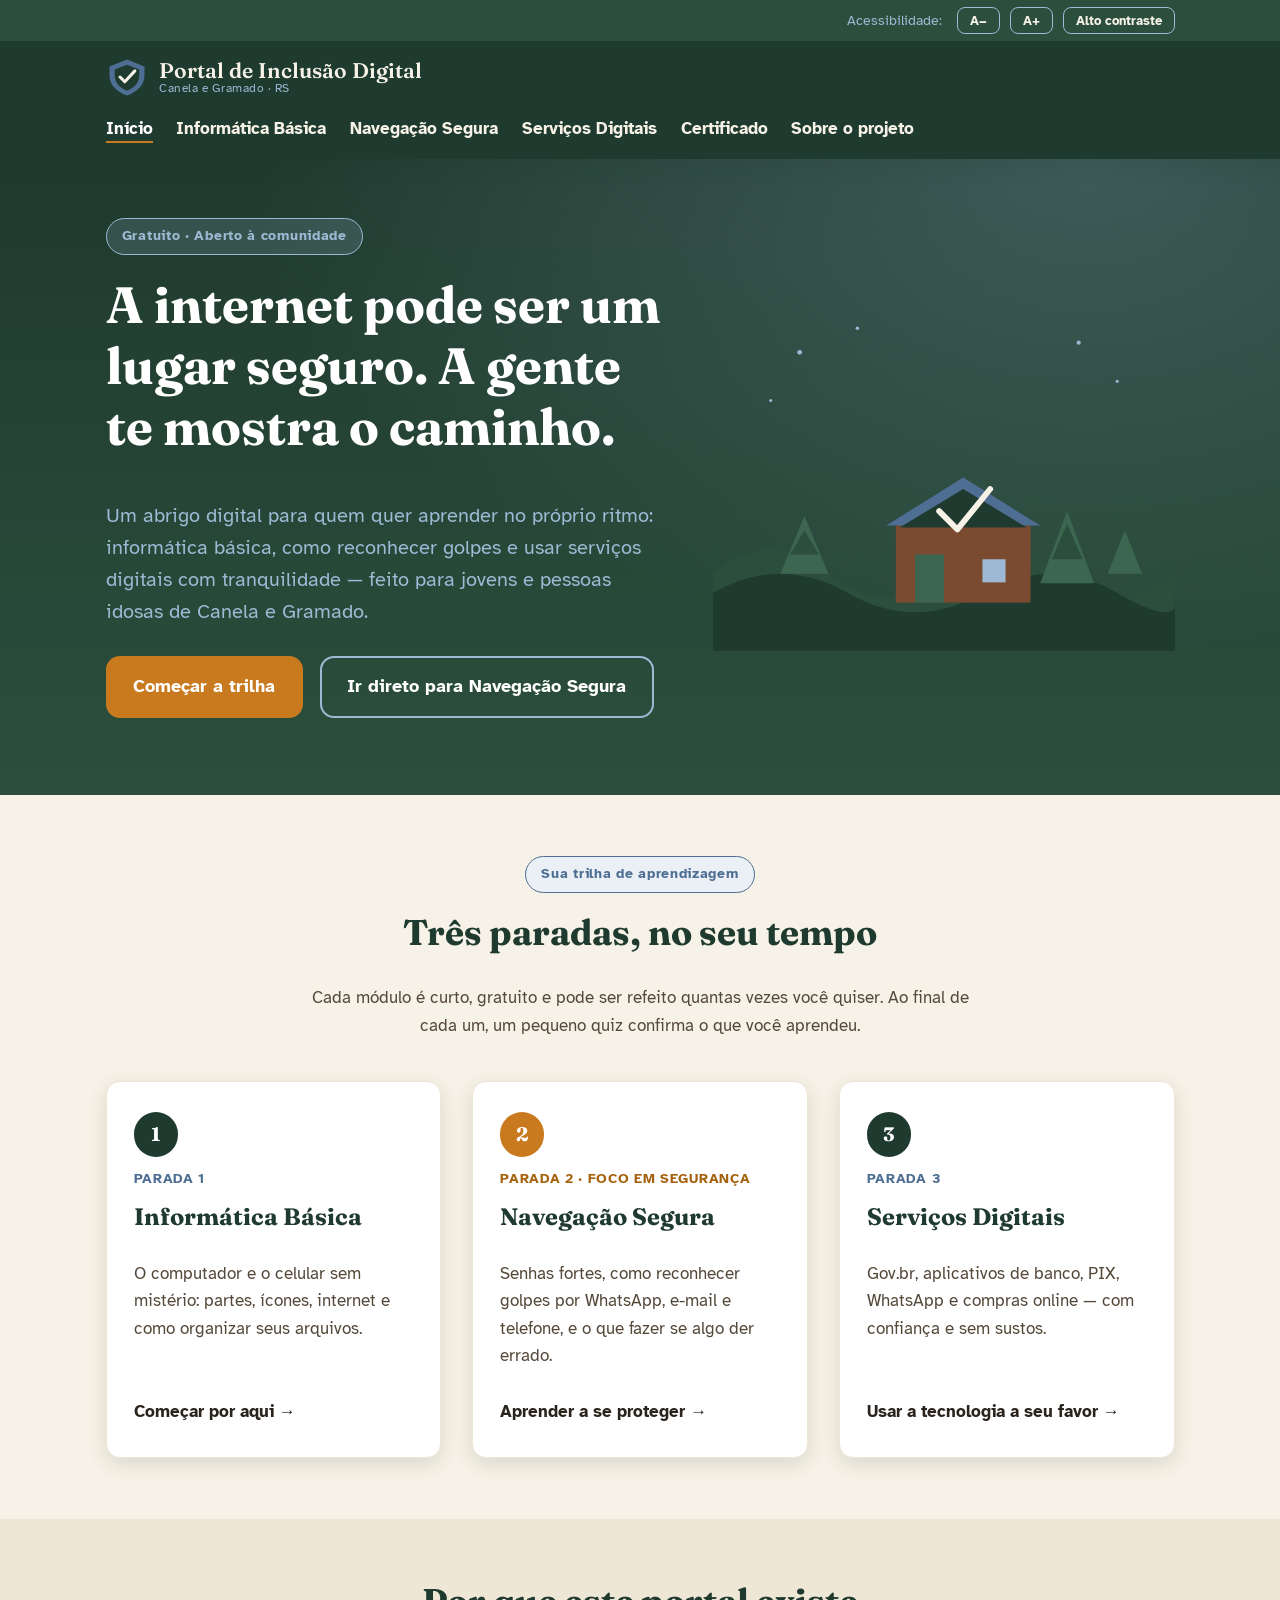
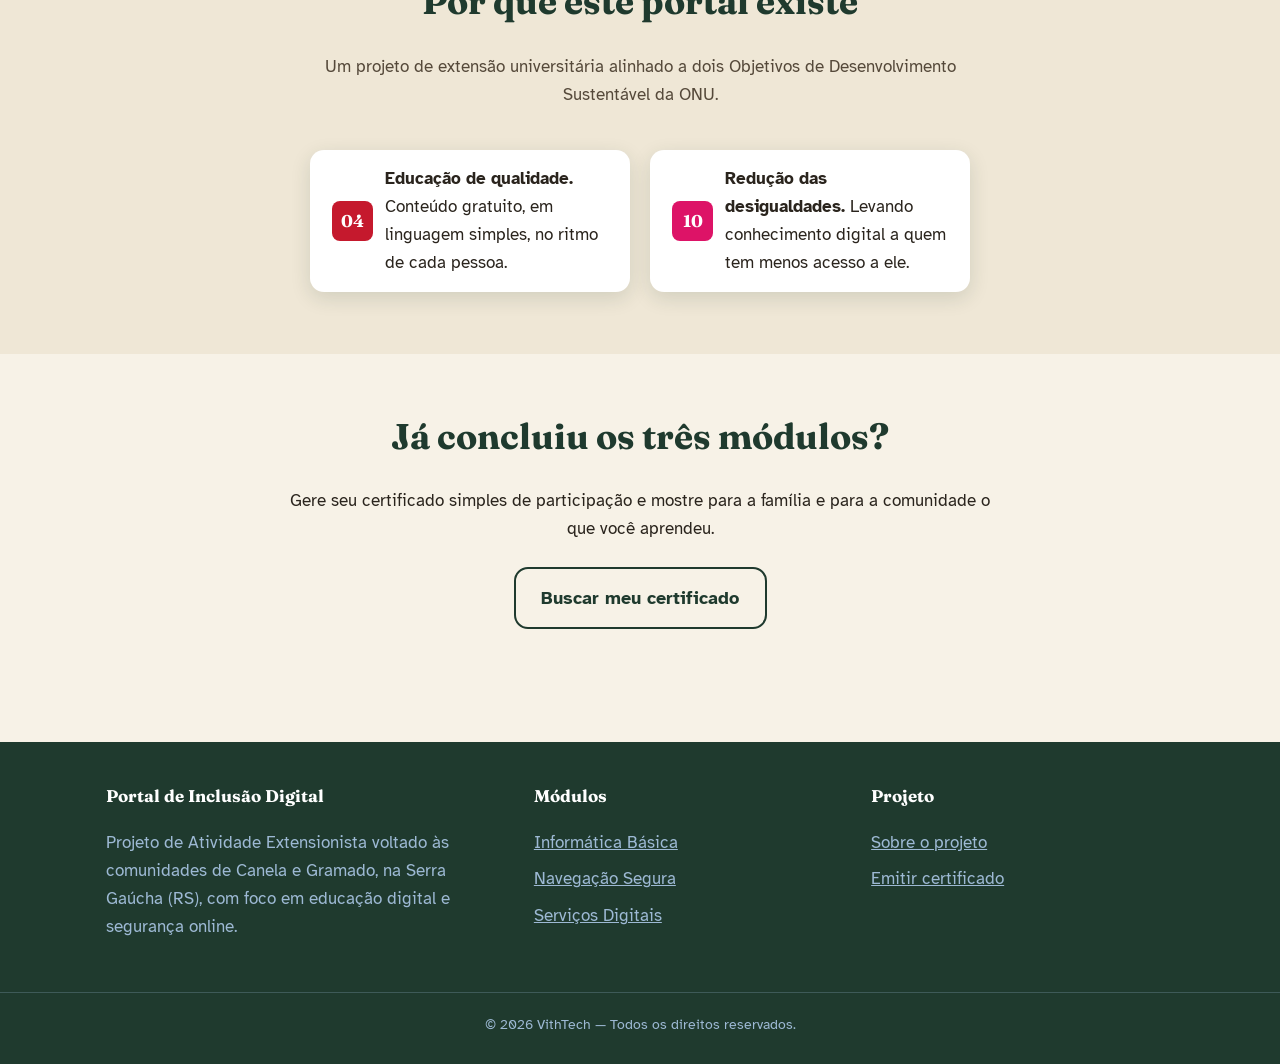
<file: index.html>
<!DOCTYPE html>
<html lang="pt-BR">
<head>
<meta charset="UTF-8">
<meta name="viewport" content="width=device-width, initial-scale=1.0">
<title>Portal de Inclusão Digital — Canela e Gramado/RS</title>
<meta name="description" content="Aprenda informática básica, navegação segura e serviços digitais de forma gratuita. Um projeto de extensão universitária para a comunidade de Canela e Gramado, RS.">
<link rel="preconnect" href="https://fonts.googleapis.com">
<link rel="preconnect" href="https://fonts.gstatic.com" crossorigin>
<link href="https://fonts.googleapis.com/css2?family=Fraunces:opsz,wght@9..144,500;9..144,600;9..144,700&family=Atkinson+Hyperlegible:wght@400;700&display=swap" rel="stylesheet">
<link rel="stylesheet" href="css/style.css">
</head>
<body>
<a class="pular-conteudo" href="#conteudo-principal">Pular para o conteúdo</a>

<header class="cabecalho">
  <div class="barra-acessibilidade">
    <div class="container">
      <span>Acessibilidade:</span>
      <button type="button" class="botao-acess" id="botao-fonte-menos" aria-label="Diminuir tamanho da letra">A−</button>
      <button type="button" class="botao-acess" id="botao-fonte-mais" aria-label="Aumentar tamanho da letra">A+</button>
      <button type="button" class="botao-acess" id="botao-contraste" aria-pressed="false" aria-label="Ativar alto contraste">Alto contraste</button>
    </div>
  </div>
  <nav class="nav-principal" aria-label="Navegação principal">
    <div class="container">
      <a class="marca" href="index.html">
        <svg class="icone-escudo" viewBox="0 0 48 48" aria-hidden="true">
          <path d="M24 4 L44 12 V22 C44 33 36 41 24 45 C12 41 4 33 4 22 V12 Z" fill="#4F6E93"/>
          <path d="M24 10 L38 15.5 V22 C38 30.5 32.5 36.5 24 39.5 C15.5 36.5 10 30.5 10 22 V15.5 Z" fill="#1F3A2E"/>
          <path d="M16 24 L21.5 29.5 L33 17" fill="none" stroke="#F7F2E7" stroke-width="3.4" stroke-linecap="round" stroke-linejoin="round"/>
        </svg>
        <span class="marca-texto">Portal de Inclusão Digital<small>Canela e Gramado · RS</small></span>
      </a>
      <button type="button" class="botao-menu" id="botao-menu" aria-expanded="false" aria-controls="links-nav" aria-label="Abrir menu">☰ Menu</button>
      <ul class="links-nav" id="links-nav">
        <li><a href="index.html" aria-current="page">Início</a></li>
        <li><a href="modulos/informatica-basica.html">Informática Básica</a></li>
        <li><a href="modulos/navegacao-segura.html">Navegação Segura</a></li>
        <li><a href="modulos/servicos-digitais.html">Serviços Digitais</a></li>
        <li><a href="certificado.html">Certificado</a></li>
        <li><a href="sobre.html">Sobre o projeto</a></li>
      </ul>
    </div>
  </nav>
</header>

<main id="conteudo-principal">

  <section class="hero">
    <div class="container">
      <div>
        <span class="hero-eyebrow">Gratuito · Aberto à comunidade</span>
        <h1>A internet pode ser um lugar seguro. A gente te mostra o caminho.</h1>
        <p class="chapeu">Um abrigo digital para quem quer aprender no próprio ritmo: informática básica, como reconhecer golpes e usar serviços digitais com tranquilidade — feito para jovens e pessoas idosas de Canela e Gramado.</p>
        <div class="acoes-hero">
          <a class="botao botao-primario" href="modulos/informatica-basica.html">Começar a trilha</a>
          <a class="botao botao-secundario" href="modulos/navegacao-segura.html">Ir direto para Navegação Segura</a>
        </div>
      </div>
      <div>
        <svg class="ilustracao-hero" viewBox="0 0 480 380" role="img" aria-labelledby="titulo-ilustracao">
          <title id="titulo-ilustracao">Ilustração de uma cabana protegida por um escudo, entre pinheiros da serra, sob um céu estrelado</title>
          <rect x="0" y="0" width="480" height="380" fill="none"/>
          <circle cx="90" cy="70" r="2.5" fill="#9DB9D4"/>
          <circle cx="150" cy="45" r="1.8" fill="#9DB9D4"/>
          <circle cx="380" cy="60" r="2.2" fill="#9DB9D4"/>
          <circle cx="420" cy="100" r="1.6" fill="#9DB9D4"/>
          <circle cx="60" cy="120" r="1.6" fill="#9DB9D4"/>
          <path d="M0 300 Q 60 250 120 300 T 240 300 T 360 300 T 480 300 V380 H0 Z" fill="#2C4F3D"/>
          <path d="M0 320 Q 70 280 140 320 T 280 320 T 420 320 T 480 320 V380 H0 Z" fill="#1F3A2E"/>
          <g>
            <polygon points="70,300 95,240 120,300" fill="#3C6650"/>
            <polygon points="80,280 95,255 110,280" fill="#2C4F3D"/>
            <polygon points="340,310 368,235 396,310" fill="#3C6650"/>
            <polygon points="352,285 368,248 384,285" fill="#2C4F3D"/>
            <polygon points="410,300 428,255 446,300" fill="#3C6650"/>
          </g>
          <g transform="translate(180,190)">
            <rect x="10" y="60" width="140" height="80" fill="#7A4B30"/>
            <rect x="30" y="90" width="30" height="50" fill="#3C6650"/>
            <rect x="100" y="95" width="24" height="24" fill="#9DB9D4"/>
            <path d="M0 60 L80 10 L160 60 Z" fill="#4F6E93"/>
            <path d="M14 62 L80 22 L146 62 Z" fill="#1F3A2E"/>
            <path d="M55 45 L74 64 L108 22" fill="none" stroke="#F7F2E7" stroke-width="6" stroke-linecap="round" stroke-linejoin="round"/>
          </g>
        </svg>
      </div>
    </div>
  </section>

  <section class="secao" aria-labelledby="titulo-trilha">
    <div class="container">
      <div class="secao-titulo">
        <span class="hero-eyebrow" style="background:var(--hortensia-fundo); border-color:var(--hortensia); color:var(--hortensia);">Sua trilha de aprendizagem</span>
        <h2 id="titulo-trilha">Três paradas, no seu tempo</h2>
        <p>Cada módulo é curto, gratuito e pode ser refeito quantas vezes você quiser. Ao final de cada um, um pequeno quiz confirma o que você aprendeu.</p>
      </div>
      <div class="trilha">
        <a class="cartao-modulo" href="modulos/informatica-basica.html">
          <span class="numero-parada" aria-hidden="true"></span>
          <span class="etiqueta-modulo">Parada 1</span>
          <h3>Informática Básica</h3>
          <p>O computador e o celular sem mistério: partes, ícones, internet e como organizar seus arquivos.</p>
          <span class="saiba-mais">Começar por aqui →</span>
        </a>
        <a class="cartao-modulo seguranca" href="modulos/navegacao-segura.html">
          <span class="numero-parada" aria-hidden="true"></span>
          <span class="etiqueta-modulo">Parada 2 · Foco em segurança</span>
          <h3>Navegação Segura</h3>
          <p>Senhas fortes, como reconhecer golpes por WhatsApp, e-mail e telefone, e o que fazer se algo der errado.</p>
          <span class="saiba-mais">Aprender a se proteger →</span>
        </a>
        <a class="cartao-modulo" href="modulos/servicos-digitais.html">
          <span class="numero-parada" aria-hidden="true"></span>
          <span class="etiqueta-modulo">Parada 3</span>
          <h3>Serviços Digitais</h3>
          <p>Gov.br, aplicativos de banco, PIX, WhatsApp e compras online — com confiança e sem sustos.</p>
          <span class="saiba-mais">Usar a tecnologia a seu favor →</span>
        </a>
      </div>
    </div>
  </section>

  <section class="secao secao-alt">
    <div class="container">
      <div class="secao-titulo">
        <h2>Por que este portal existe</h2>
        <p>Um projeto de extensão universitária alinhado a dois Objetivos de Desenvolvimento Sustentável da ONU.</p>
      </div>
      <div class="ods-lista">
        <div class="ods-item">
          <span class="ods-numero ods04" aria-hidden="true">04</span>
          <span><strong>Educação de qualidade.</strong> Conteúdo gratuito, em linguagem simples, no ritmo de cada pessoa.</span>
        </div>
        <div class="ods-item">
          <span class="ods-numero ods10" aria-hidden="true">10</span>
          <span><strong>Redução das desigualdades.</strong> Levando conhecimento digital a quem tem menos acesso a ele.</span>
        </div>
      </div>
    </div>
  </section>

  <section class="secao">
    <div class="container" style="max-width:760px; text-align:center;">
      <h2>Já concluiu os três módulos?</h2>
      <p style="margin:0 auto 1.4rem;">Gere seu certificado simples de participação e mostre para a família e para a comunidade o que você aprendeu.</p>
      <a class="botao botao-contorno" href="certificado.html">Buscar meu certificado</a>
    </div>
  </section>

</main>

<footer class="rodape">
  <div class="container">
    <div>
      <h4>Portal de Inclusão Digital</h4>
      <p style="color:var(--hortensia-clara); max-width:40ch;">Projeto de Atividade Extensionista voltado às comunidades de Canela e Gramado, na Serra Gaúcha (RS), com foco em educação digital e segurança online.</p>
    </div>
    <div>
      <h4>Módulos</h4>
      <ul>
        <li><a href="modulos/informatica-basica.html">Informática Básica</a></li>
        <li><a href="modulos/navegacao-segura.html">Navegação Segura</a></li>
        <li><a href="modulos/servicos-digitais.html">Serviços Digitais</a></li>
      </ul>
    </div>
    <div>
      <h4>Projeto</h4>
      <ul>
        <li><a href="sobre.html">Sobre o projeto</a></li>
        <li><a href="certificado.html">Emitir certificado</a></li>
      </ul>
    </div>
  </div>
  <div class="linha-rodape">
    © 2026 VithTech — Todos os direitos reservados.
  </div>
</footer>

<script src="js/main.js"></script>
</body>
</html>
</file>
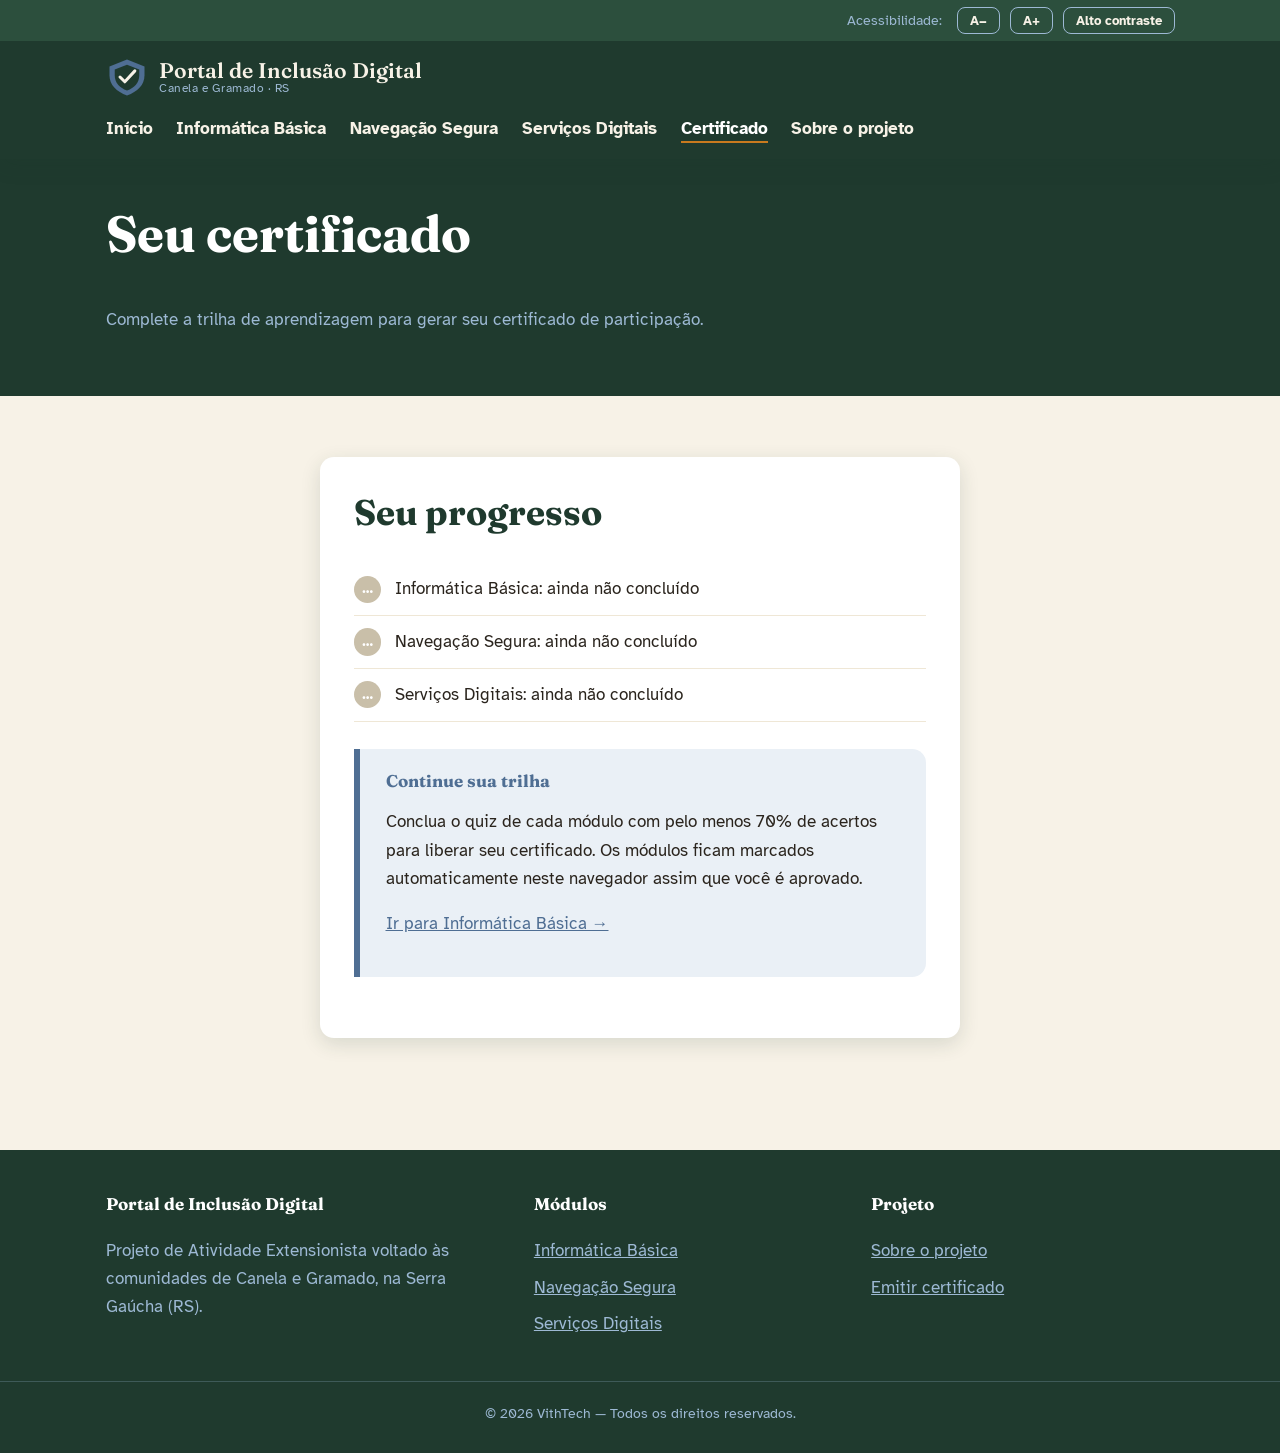
<file: certificado.html>
<!DOCTYPE html>
<html lang="pt-BR">
<head>
<meta charset="UTF-8">
<meta name="viewport" content="width=device-width, initial-scale=1.0">
<title>Certificado — Portal de Inclusão Digital</title>
<meta name="description" content="Acompanhe seu progresso e emita seu certificado de conclusão do Portal de Inclusão Digital.">
<link rel="preconnect" href="https://fonts.googleapis.com">
<link rel="preconnect" href="https://fonts.gstatic.com" crossorigin>
<link href="https://fonts.googleapis.com/css2?family=Fraunces:opsz,wght@9..144,500;9..144,600;9..144,700&family=Atkinson+Hyperlegible:wght@400;700&display=swap" rel="stylesheet">
<link rel="stylesheet" href="css/style.css">
</head>
<body>
<a class="pular-conteudo" href="#conteudo-principal">Pular para o conteúdo</a>

<header class="cabecalho">
  <div class="barra-acessibilidade">
    <div class="container">
      <span>Acessibilidade:</span>
      <button type="button" class="botao-acess" id="botao-fonte-menos" aria-label="Diminuir tamanho da letra">A−</button>
      <button type="button" class="botao-acess" id="botao-fonte-mais" aria-label="Aumentar tamanho da letra">A+</button>
      <button type="button" class="botao-acess" id="botao-contraste" aria-pressed="false" aria-label="Ativar alto contraste">Alto contraste</button>
    </div>
  </div>
  <nav class="nav-principal" aria-label="Navegação principal">
    <div class="container">
      <a class="marca" href="index.html">
        <svg class="icone-escudo" viewBox="0 0 48 48" aria-hidden="true">
          <path d="M24 4 L44 12 V22 C44 33 36 41 24 45 C12 41 4 33 4 22 V12 Z" fill="#4F6E93"/>
          <path d="M24 10 L38 15.5 V22 C38 30.5 32.5 36.5 24 39.5 C15.5 36.5 10 30.5 10 22 V15.5 Z" fill="#1F3A2E"/>
          <path d="M16 24 L21.5 29.5 L33 17" fill="none" stroke="#F7F2E7" stroke-width="3.4" stroke-linecap="round" stroke-linejoin="round"/>
        </svg>
        <span class="marca-texto">Portal de Inclusão Digital<small>Canela e Gramado · RS</small></span>
      </a>
      <button type="button" class="botao-menu" id="botao-menu" aria-expanded="false" aria-controls="links-nav" aria-label="Abrir menu">☰ Menu</button>
      <ul class="links-nav" id="links-nav">
        <li><a href="index.html">Início</a></li>
        <li><a href="modulos/informatica-basica.html">Informática Básica</a></li>
        <li><a href="modulos/navegacao-segura.html">Navegação Segura</a></li>
        <li><a href="modulos/servicos-digitais.html">Serviços Digitais</a></li>
        <li><a href="certificado.html" aria-current="page">Certificado</a></li>
        <li><a href="sobre.html">Sobre o projeto</a></li>
      </ul>
    </div>
  </nav>
</header>

<main id="conteudo-principal">
  <section class="cabecalho-modulo">
    <div class="container">
      <h1>Seu certificado</h1>
      <p>Complete a trilha de aprendizagem para gerar seu certificado de participação.</p>
    </div>
  </section>

  <section class="secao">
    <div class="container">
      <div class="painel-certificado">
        <h2>Seu progresso</h2>
        <ul class="progresso-modulos" id="lista-progresso"></ul>

        <div id="aviso-incompleto" class="caixa-dica">
          <h4>Continue sua trilha</h4>
          <p>Conclua o quiz de cada módulo com pelo menos 70% de acertos para liberar seu certificado. Os módulos ficam marcados automaticamente neste navegador assim que você é aprovado.</p>
          <p><a href="modulos/informatica-basica.html">Ir para Informática Básica →</a></p>
        </div>

        <div id="painel-formulario-certificado" style="display:none;">
          <h2>Parabéns! Você concluiu a trilha 🎉</h2>
          <p>Digite seu nome como deseja que apareça no certificado:</p>
          <form id="form-certificado">
            <div class="campo-formulario">
              <label for="campo-nome">Nome completo</label>
              <input type="text" id="campo-nome" name="nome" required placeholder="Digite seu nome" autocomplete="name">
            </div>
            <button type="submit" class="botao botao-primario">Gerar meu certificado</button>
          </form>
        </div>

        <div id="tela-certificado">
          <h2 class="mt-grande">Aqui está o seu certificado</h2>
          <canvas id="canvas-certificado" role="img" aria-label="Certificado de conclusão do Portal de Inclusão Digital"></canvas>
          <button type="button" class="botao botao-contorno" id="botao-baixar-certificado">Baixar certificado (imagem)</button>
        </div>
      </div>
    </div>
  </section>
</main>

<footer class="rodape">
  <div class="container">
    <div>
      <h4>Portal de Inclusão Digital</h4>
      <p style="color:var(--hortensia-clara); max-width:40ch;">Projeto de Atividade Extensionista voltado às comunidades de Canela e Gramado, na Serra Gaúcha (RS).</p>
    </div>
    <div>
      <h4>Módulos</h4>
      <ul>
        <li><a href="modulos/informatica-basica.html">Informática Básica</a></li>
        <li><a href="modulos/navegacao-segura.html">Navegação Segura</a></li>
        <li><a href="modulos/servicos-digitais.html">Serviços Digitais</a></li>
      </ul>
    </div>
    <div>
      <h4>Projeto</h4>
      <ul>
        <li><a href="sobre.html">Sobre o projeto</a></li>
        <li><a href="certificado.html">Emitir certificado</a></li>
      </ul>
    </div>
  </div>
  <div class="linha-rodape">
    © 2026 VithTech — Todos os direitos reservados.
  </div>
</footer>

<script src="js/main.js"></script>
<script src="js/quiz.js"></script>
<script src="js/certificado.js"></script>
</body>
</html>
</file>
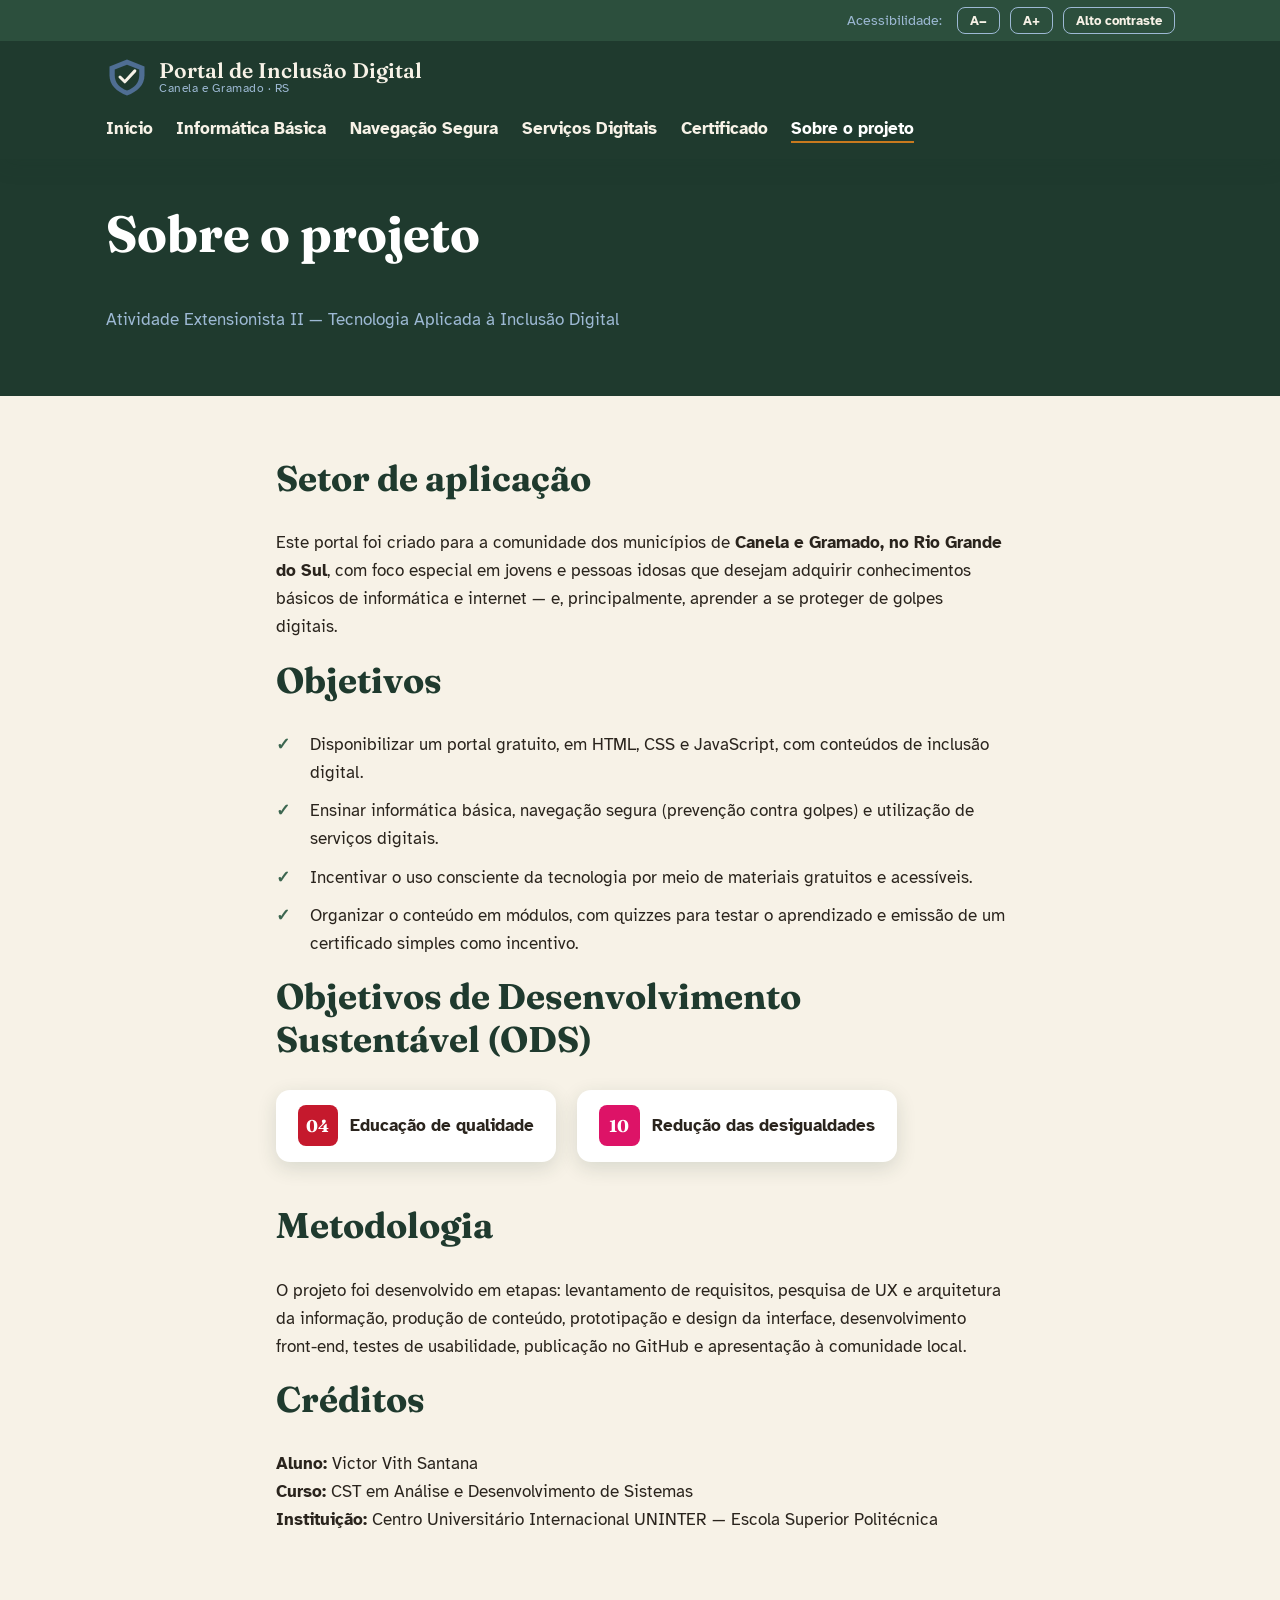
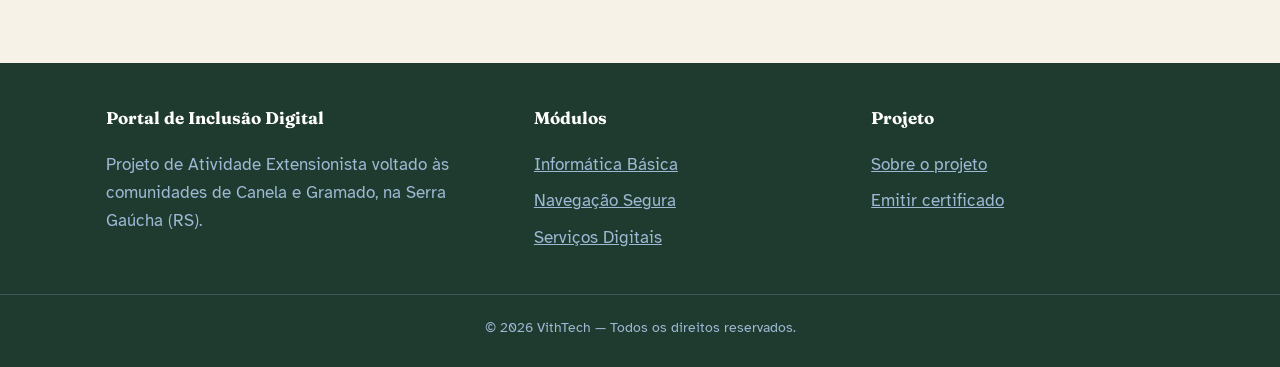
<file: sobre.html>
<!DOCTYPE html>
<html lang="pt-BR">
<head>
<meta charset="UTF-8">
<meta name="viewport" content="width=device-width, initial-scale=1.0">
<title>Sobre o projeto — Portal de Inclusão Digital</title>
<meta name="description" content="Conheça os objetivos, o público e a metodologia do Portal de Inclusão Digital, projeto de extensão universitária para Canela e Gramado, RS.">
<link rel="preconnect" href="https://fonts.googleapis.com">
<link rel="preconnect" href="https://fonts.gstatic.com" crossorigin>
<link href="https://fonts.googleapis.com/css2?family=Fraunces:opsz,wght@9..144,500;9..144,600;9..144,700&family=Atkinson+Hyperlegible:wght@400;700&display=swap" rel="stylesheet">
<link rel="stylesheet" href="css/style.css">
</head>
<body>
<a class="pular-conteudo" href="#conteudo-principal">Pular para o conteúdo</a>

<header class="cabecalho">
  <div class="barra-acessibilidade">
    <div class="container">
      <span>Acessibilidade:</span>
      <button type="button" class="botao-acess" id="botao-fonte-menos" aria-label="Diminuir tamanho da letra">A−</button>
      <button type="button" class="botao-acess" id="botao-fonte-mais" aria-label="Aumentar tamanho da letra">A+</button>
      <button type="button" class="botao-acess" id="botao-contraste" aria-pressed="false" aria-label="Ativar alto contraste">Alto contraste</button>
    </div>
  </div>
  <nav class="nav-principal" aria-label="Navegação principal">
    <div class="container">
      <a class="marca" href="index.html">
        <svg class="icone-escudo" viewBox="0 0 48 48" aria-hidden="true">
          <path d="M24 4 L44 12 V22 C44 33 36 41 24 45 C12 41 4 33 4 22 V12 Z" fill="#4F6E93"/>
          <path d="M24 10 L38 15.5 V22 C38 30.5 32.5 36.5 24 39.5 C15.5 36.5 10 30.5 10 22 V15.5 Z" fill="#1F3A2E"/>
          <path d="M16 24 L21.5 29.5 L33 17" fill="none" stroke="#F7F2E7" stroke-width="3.4" stroke-linecap="round" stroke-linejoin="round"/>
        </svg>
        <span class="marca-texto">Portal de Inclusão Digital<small>Canela e Gramado · RS</small></span>
      </a>
      <button type="button" class="botao-menu" id="botao-menu" aria-expanded="false" aria-controls="links-nav" aria-label="Abrir menu">☰ Menu</button>
      <ul class="links-nav" id="links-nav">
        <li><a href="index.html">Início</a></li>
        <li><a href="modulos/informatica-basica.html">Informática Básica</a></li>
        <li><a href="modulos/navegacao-segura.html">Navegação Segura</a></li>
        <li><a href="modulos/servicos-digitais.html">Serviços Digitais</a></li>
        <li><a href="certificado.html">Certificado</a></li>
        <li><a href="sobre.html" aria-current="page">Sobre o projeto</a></li>
      </ul>
    </div>
  </nav>
</header>

<main id="conteudo-principal">
  <section class="cabecalho-modulo">
    <div class="container">
      <h1>Sobre o projeto</h1>
      <p>Atividade Extensionista II — Tecnologia Aplicada à Inclusão Digital</p>
    </div>
  </section>

  <section class="secao">
    <div class="container miolo-modulo">
      <h2>Setor de aplicação</h2>
      <p>Este portal foi criado para a comunidade dos municípios de <strong>Canela e Gramado, no Rio Grande do Sul</strong>, com foco especial em jovens e pessoas idosas que desejam adquirir conhecimentos básicos de informática e internet — e, principalmente, aprender a se proteger de golpes digitais.</p>

      <h2>Objetivos</h2>
      <ul class="lista-checagem">
        <li>Disponibilizar um portal gratuito, em HTML, CSS e JavaScript, com conteúdos de inclusão digital.</li>
        <li>Ensinar informática básica, navegação segura (prevenção contra golpes) e utilização de serviços digitais.</li>
        <li>Incentivar o uso consciente da tecnologia por meio de materiais gratuitos e acessíveis.</li>
        <li>Organizar o conteúdo em módulos, com quizzes para testar o aprendizado e emissão de um certificado simples como incentivo.</li>
      </ul>

      <h2>Objetivos de Desenvolvimento Sustentável (ODS)</h2>
      <div class="ods-lista" style="justify-content:flex-start;">
        <div class="ods-item">
          <span class="ods-numero ods04" aria-hidden="true">04</span>
          <span><strong>Educação de qualidade</strong></span>
        </div>
        <div class="ods-item">
          <span class="ods-numero ods10" aria-hidden="true">10</span>
          <span><strong>Redução das desigualdades</strong></span>
        </div>
      </div>

      <h2 class="mt-grande">Metodologia</h2>
      <p>O projeto foi desenvolvido em etapas: levantamento de requisitos, pesquisa de UX e arquitetura da informação, produção de conteúdo, prototipação e design da interface, desenvolvimento front-end, testes de usabilidade, publicação no GitHub e apresentação à comunidade local.</p>
      
      <h2>Créditos</h2>
      <p><strong>Aluno:</strong> Victor Vith Santana<br>
      <strong>Curso:</strong> CST em Análise e Desenvolvimento de Sistemas<br>
      <strong>Instituição:</strong> Centro Universitário Internacional UNINTER — Escola Superior Politécnica</p>
    </div>
  </section>
</main>

<footer class="rodape">
  <div class="container">
    <div>
      <h4>Portal de Inclusão Digital</h4>
      <p style="color:var(--hortensia-clara); max-width:40ch;">Projeto de Atividade Extensionista voltado às comunidades de Canela e Gramado, na Serra Gaúcha (RS).</p>
    </div>
    <div>
      <h4>Módulos</h4>
      <ul>
        <li><a href="modulos/informatica-basica.html">Informática Básica</a></li>
        <li><a href="modulos/navegacao-segura.html">Navegação Segura</a></li>
        <li><a href="modulos/servicos-digitais.html">Serviços Digitais</a></li>
      </ul>
    </div>
    <div>
      <h4>Projeto</h4>
      <ul>
        <li><a href="sobre.html">Sobre o projeto</a></li>
        <li><a href="certificado.html">Emitir certificado</a></li>
      </ul>
    </div>
  </div>
  <div class="linha-rodape">
    © 2026 VithTech — Todos os direitos reservados.
  </div>
</footer>

<script src="js/main.js"></script>
</body>
</html>
</file>
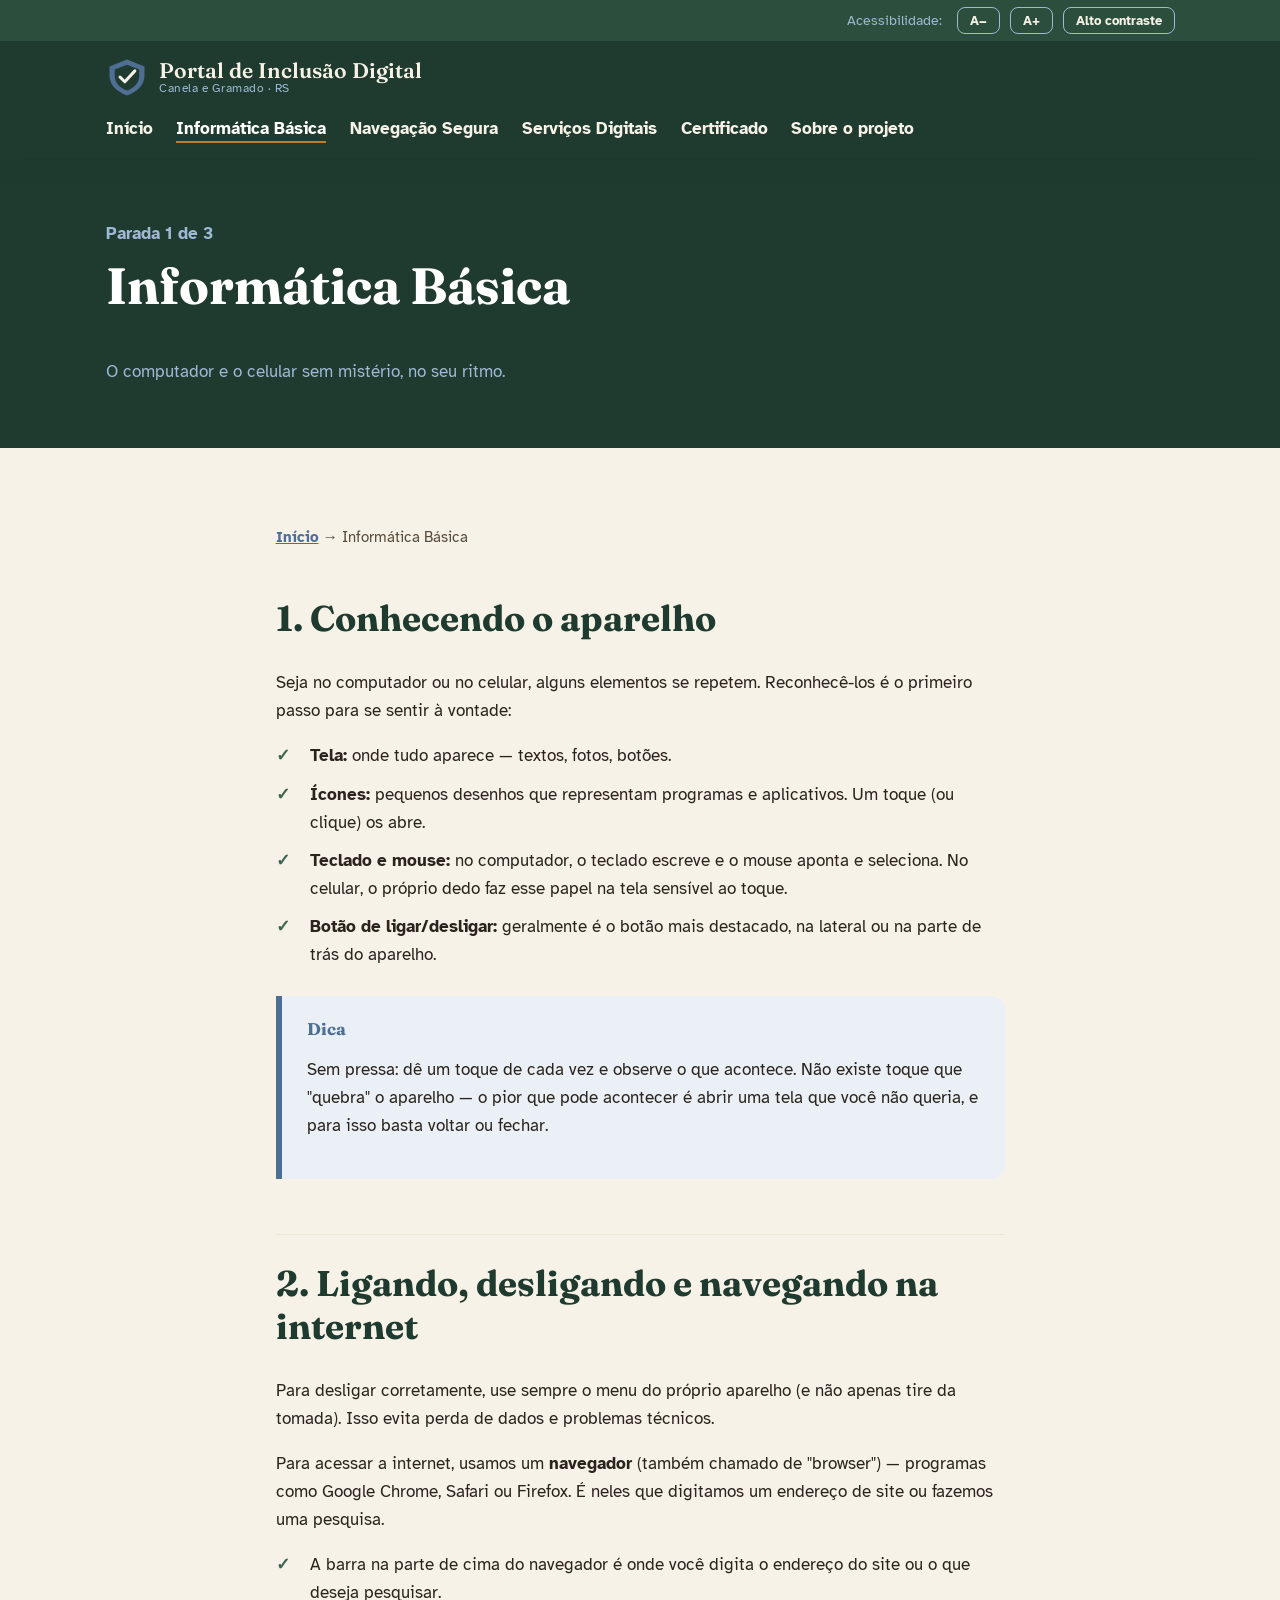
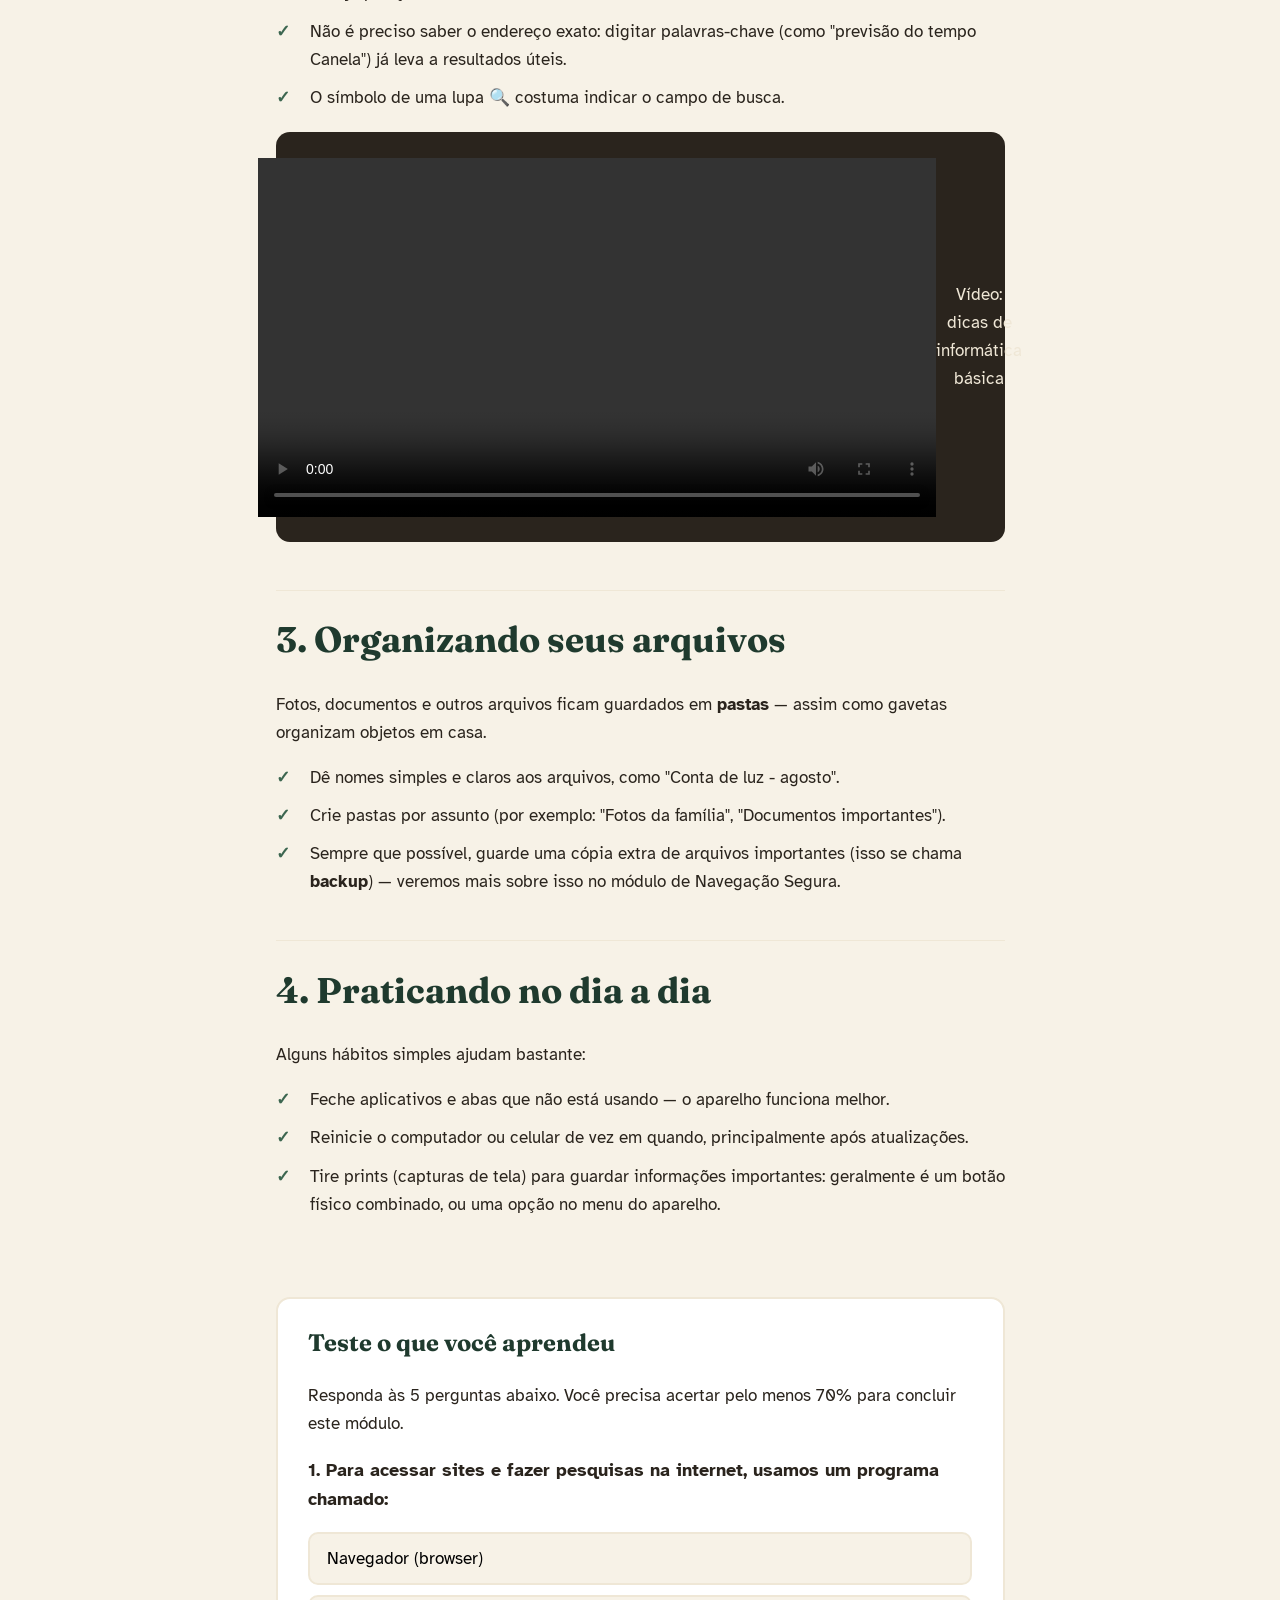
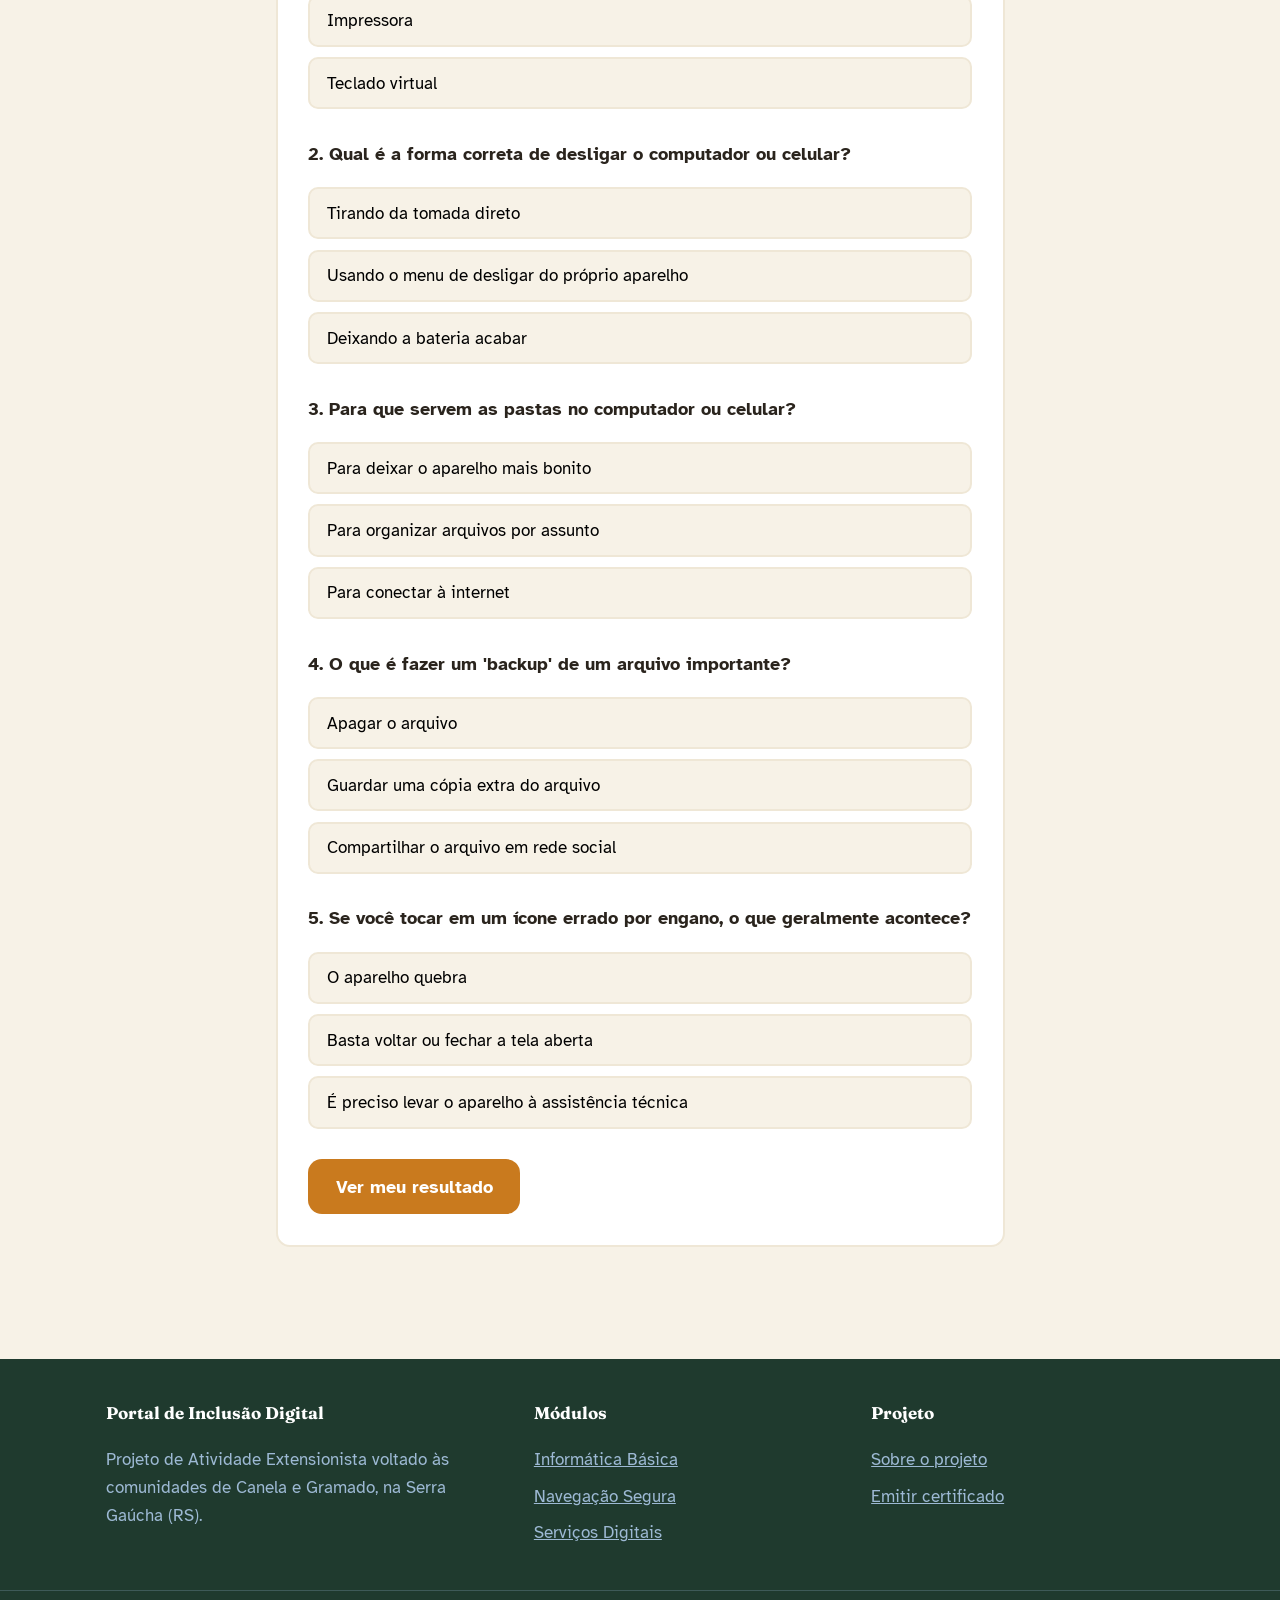
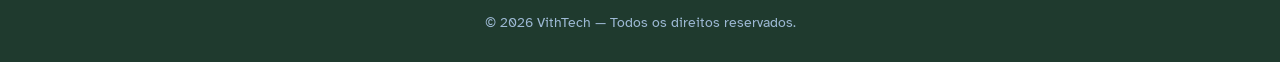
<file: modulos/informatica-basica.html>
<!DOCTYPE html>
<html lang="pt-BR">
<head>
<meta charset="UTF-8">
<meta name="viewport" content="width=device-width, initial-scale=1.0">
<title>Informática Básica — Portal de Inclusão Digital</title>
<meta name="description" content="Aprenda o básico do computador e do celular: partes, ícones, internet e organização de arquivos.">
<link rel="preconnect" href="https://fonts.googleapis.com">
<link rel="preconnect" href="https://fonts.gstatic.com" crossorigin>
<link href="https://fonts.googleapis.com/css2?family=Fraunces:opsz,wght@9..144,500;9..144,600;9..144,700&family=Atkinson+Hyperlegible:wght@400;700&display=swap" rel="stylesheet">
<link rel="stylesheet" href="../css/style.css">
</head>
<body>
<a class="pular-conteudo" href="#conteudo-principal">Pular para o conteúdo</a>

<header class="cabecalho">
  <div class="barra-acessibilidade">
    <div class="container">
      <span>Acessibilidade:</span>
      <button type="button" class="botao-acess" id="botao-fonte-menos" aria-label="Diminuir tamanho da letra">A−</button>
      <button type="button" class="botao-acess" id="botao-fonte-mais" aria-label="Aumentar tamanho da letra">A+</button>
      <button type="button" class="botao-acess" id="botao-contraste" aria-pressed="false" aria-label="Ativar alto contraste">Alto contraste</button>
    </div>
  </div>
  <nav class="nav-principal" aria-label="Navegação principal">
    <div class="container">
      <a class="marca" href="../index.html">
        <svg class="icone-escudo" viewBox="0 0 48 48" aria-hidden="true">
          <path d="M24 4 L44 12 V22 C44 33 36 41 24 45 C12 41 4 33 4 22 V12 Z" fill="#4F6E93"/>
          <path d="M24 10 L38 15.5 V22 C38 30.5 32.5 36.5 24 39.5 C15.5 36.5 10 30.5 10 22 V15.5 Z" fill="#1F3A2E"/>
          <path d="M16 24 L21.5 29.5 L33 17" fill="none" stroke="#F7F2E7" stroke-width="3.4" stroke-linecap="round" stroke-linejoin="round"/>
        </svg>
        <span class="marca-texto">Portal de Inclusão Digital<small>Canela e Gramado · RS</small></span>
      </a>
      <button type="button" class="botao-menu" id="botao-menu" aria-expanded="false" aria-controls="links-nav" aria-label="Abrir menu">☰ Menu</button>
      <ul class="links-nav" id="links-nav">
        <li><a href="../index.html">Início</a></li>
        <li><a href="informatica-basica.html" aria-current="page">Informática Básica</a></li>
        <li><a href="navegacao-segura.html">Navegação Segura</a></li>
        <li><a href="servicos-digitais.html">Serviços Digitais</a></li>
        <li><a href="../certificado.html">Certificado</a></li>
        <li><a href="../sobre.html">Sobre o projeto</a></li>
      </ul>
    </div>
  </nav>
</header>

<main id="conteudo-principal">
  <section class="cabecalho-modulo">
    <div class="container">
      <p style="color:var(--hortensia-clara); font-weight:700; margin-bottom:0.4rem;">Parada 1 de 3</p>
      <h1>Informática Básica</h1>
      <p>O computador e o celular sem mistério, no seu ritmo.</p>
    </div>
  </section>

  <section class="secao">
    <div class="container miolo-modulo">
      <p class="trilha-migalhas"><a href="../index.html">Início</a> → Informática Básica</p>

      <article class="licao">
        <h2>1. Conhecendo o aparelho</h2>
        <p>Seja no computador ou no celular, alguns elementos se repetem. Reconhecê-los é o primeiro passo para se sentir à vontade:</p>
        <ul class="lista-checagem">
          <li><strong>Tela:</strong> onde tudo aparece — textos, fotos, botões.</li>
          <li><strong>Ícones:</strong> pequenos desenhos que representam programas e aplicativos. Um toque (ou clique) os abre.</li>
          <li><strong>Teclado e mouse:</strong> no computador, o teclado escreve e o mouse aponta e seleciona. No celular, o próprio dedo faz esse papel na tela sensível ao toque.</li>
          <li><strong>Botão de ligar/desligar:</strong> geralmente é o botão mais destacado, na lateral ou na parte de trás do aparelho.</li>
        </ul>
        <div class="caixa-dica">
          <h4>Dica</h4>
          <p>Sem pressa: dê um toque de cada vez e observe o que acontece. Não existe toque que "quebra" o aparelho — o pior que pode acontecer é abrir uma tela que você não queria, e para isso basta voltar ou fechar.</p>
        </div>
      </article>

      <article class="licao">
        <h2>2. Ligando, desligando e navegando na internet</h2>
        <p>Para desligar corretamente, use sempre o menu do próprio aparelho (e não apenas tire da tomada). Isso evita perda de dados e problemas técnicos.</p>
        <p>Para acessar a internet, usamos um <strong>navegador</strong> (também chamado de "browser") — programas como Google Chrome, Safari ou Firefox. É neles que digitamos um endereço de site ou fazemos uma pesquisa.</p>
        <ul class="lista-checagem">
          <li>A barra na parte de cima do navegador é onde você digita o endereço do site ou o que deseja pesquisar.</li>
          <li>Não é preciso saber o endereço exato: digitar palavras-chave (como "previsão do tempo Canela") já leva a resultados úteis.</li>
          <li>O símbolo de uma lupa 🔍 costuma indicar o campo de busca.</li>
        </ul>
        <div class="moldura-video">
          <video controls>
            <source src="../videos/info1.mp4" type="video/mp4">
            Seu navegador não suporta vídeos.
          </video>
          <p>Vídeo: dicas de informática básica</p>
        </div>  
      </article>

      <article class="licao">
        <h2>3. Organizando seus arquivos</h2>
        <p>Fotos, documentos e outros arquivos ficam guardados em <strong>pastas</strong> — assim como gavetas organizam objetos em casa.</p>
        <ul class="lista-checagem">
          <li>Dê nomes simples e claros aos arquivos, como "Conta de luz - agosto".</li>
          <li>Crie pastas por assunto (por exemplo: "Fotos da família", "Documentos importantes").</li>
          <li>Sempre que possível, guarde uma cópia extra de arquivos importantes (isso se chama <strong>backup</strong>) — veremos mais sobre isso no módulo de Navegação Segura.</li>
        </ul>
      </article>

      <article class="licao">
        <h2>4. Praticando no dia a dia</h2>
        <p>Alguns hábitos simples ajudam bastante:</p>
        <ul class="lista-checagem">
          <li>Feche aplicativos e abas que não está usando — o aparelho funciona melhor.</li>
          <li>Reinicie o computador ou celular de vez em quando, principalmente após atualizações.</li>
          <li>Tire prints (capturas de tela) para guardar informações importantes: geralmente é um botão físico combinado, ou uma opção no menu do aparelho.</li>
        </ul>
      </article>

      <div id="quiz-container"></div>
    </div>
  </section>
</main>

<footer class="rodape">
  <div class="container">
    <div>
      <h4>Portal de Inclusão Digital</h4>
      <p style="color:var(--hortensia-clara); max-width:40ch;">Projeto de Atividade Extensionista voltado às comunidades de Canela e Gramado, na Serra Gaúcha (RS).</p>
    </div>
    <div>
      <h4>Módulos</h4>
      <ul>
        <li><a href="informatica-basica.html">Informática Básica</a></li>
        <li><a href="navegacao-segura.html">Navegação Segura</a></li>
        <li><a href="servicos-digitais.html">Serviços Digitais</a></li>
      </ul>
    </div>
    <div>
      <h4>Projeto</h4>
      <ul>
        <li><a href="../sobre.html">Sobre o projeto</a></li>
        <li><a href="../certificado.html">Emitir certificado</a></li>
      </ul>
    </div>
  </div>
  <div class="linha-rodape">
    © 2026 VithTech — Todos os direitos reservados.
  </div>
</footer>

<script>
  window.CHAVE_MODULO = "informatica";
  window.DADOS_QUIZ = [
    {
      pergunta: "Para acessar sites e fazer pesquisas na internet, usamos um programa chamado:",
      opcoes: ["Navegador (browser)", "Impressora", "Teclado virtual"],
      correta: 0,
      explicacao: "O navegador (como Chrome, Firefox ou Safari) é o programa usado para acessar sites e pesquisar na internet."
    },
    {
      pergunta: "Qual é a forma correta de desligar o computador ou celular?",
      opcoes: ["Tirando da tomada direto", "Usando o menu de desligar do próprio aparelho", "Deixando a bateria acabar"],
      correta: 1,
      explicacao: "Usar o menu de desligar evita perda de dados e problemas técnicos no aparelho."
    },
    {
      pergunta: "Para que servem as pastas no computador ou celular?",
      opcoes: ["Para deixar o aparelho mais bonito", "Para organizar arquivos por assunto", "Para conectar à internet"],
      correta: 1,
      explicacao: "As pastas funcionam como gavetas organizadoras, guardando arquivos relacionados ao mesmo assunto."
    },
    {
      pergunta: "O que é fazer um 'backup' de um arquivo importante?",
      opcoes: ["Apagar o arquivo", "Guardar uma cópia extra do arquivo", "Compartilhar o arquivo em rede social"],
      correta: 1,
      explicacao: "Backup é guardar uma cópia extra, para não perder o arquivo caso algo aconteça com o aparelho."
    },
    {
      pergunta: "Se você tocar em um ícone errado por engano, o que geralmente acontece?",
      opcoes: ["O aparelho quebra", "Basta voltar ou fechar a tela aberta", "É preciso levar o aparelho à assistência técnica"],
      correta: 1,
      explicacao: "Explorar com calma é seguro: na maioria dos casos, basta voltar ou fechar a tela para corrigir um toque em ícone errado."
    }
  ];
</script>
<script src="../js/quiz.js"></script>
<script src="../js/main.js"></script>
</body>
</html>
</file>
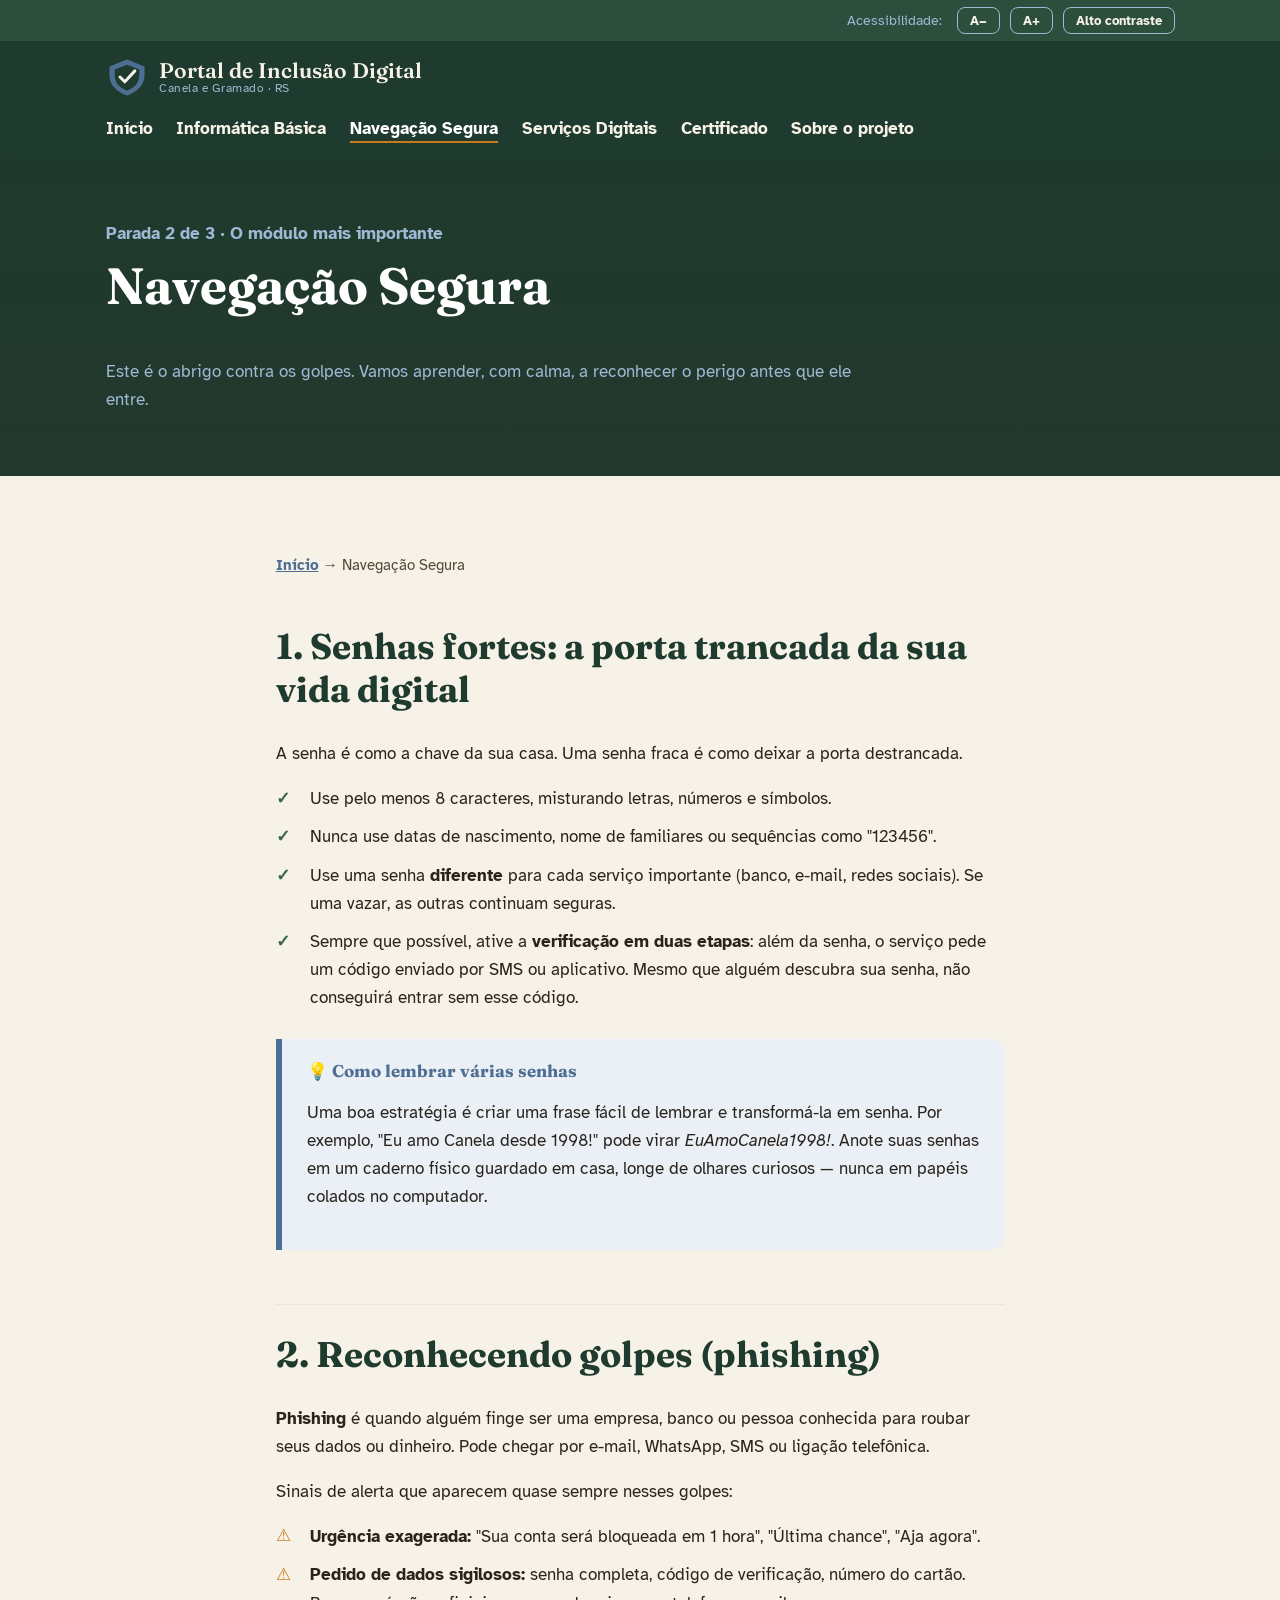
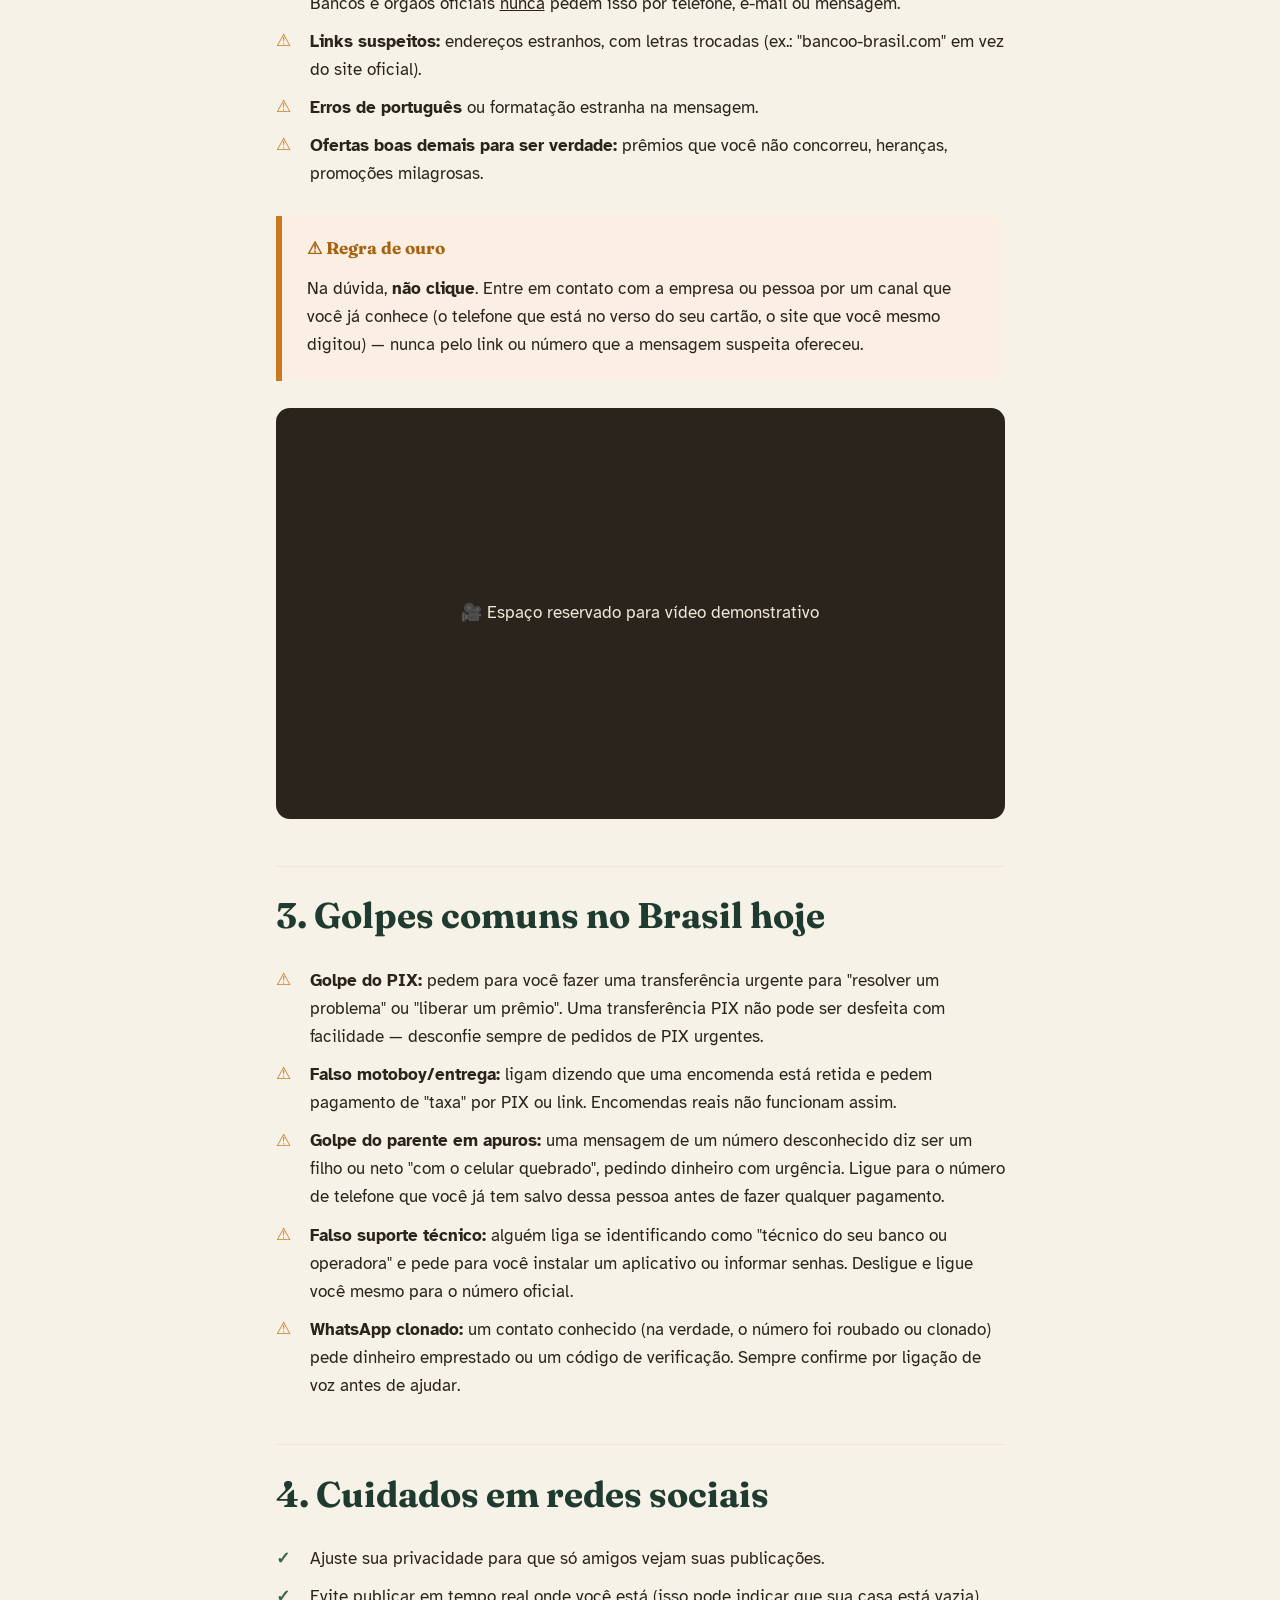
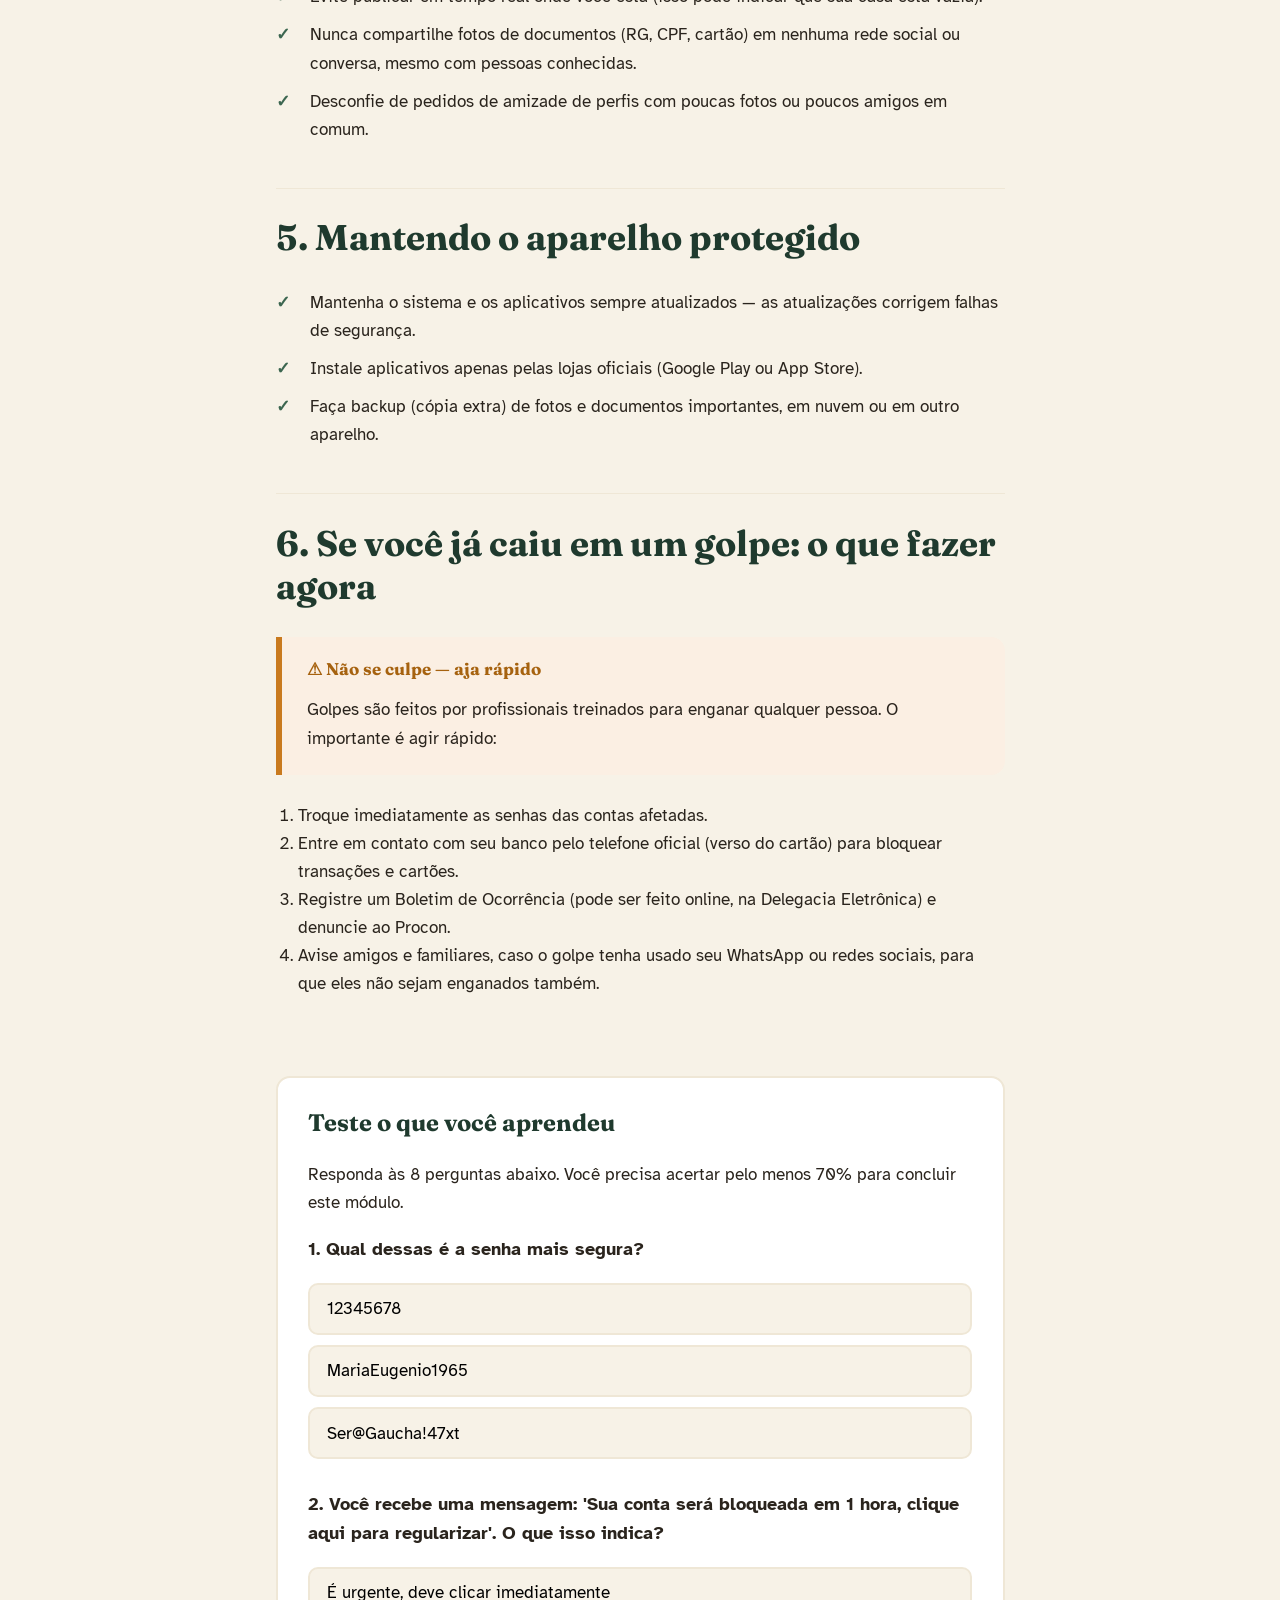
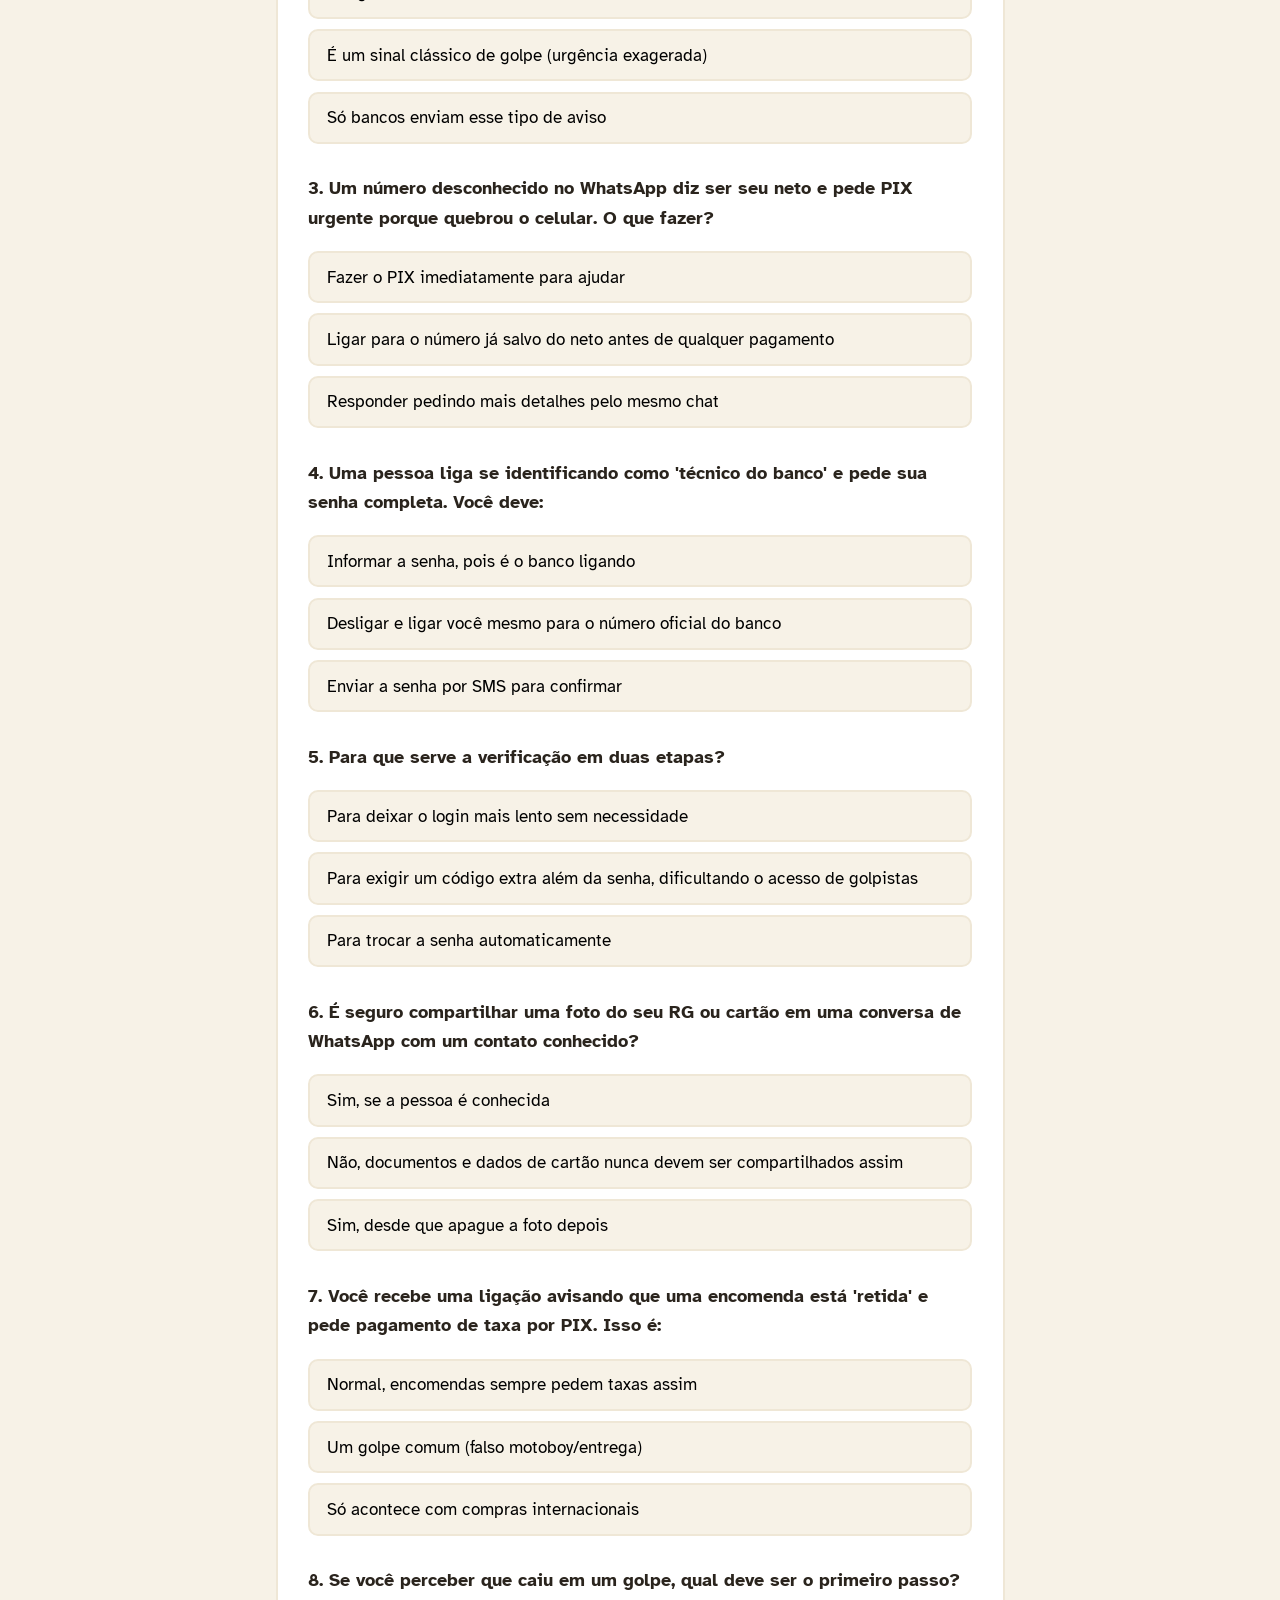
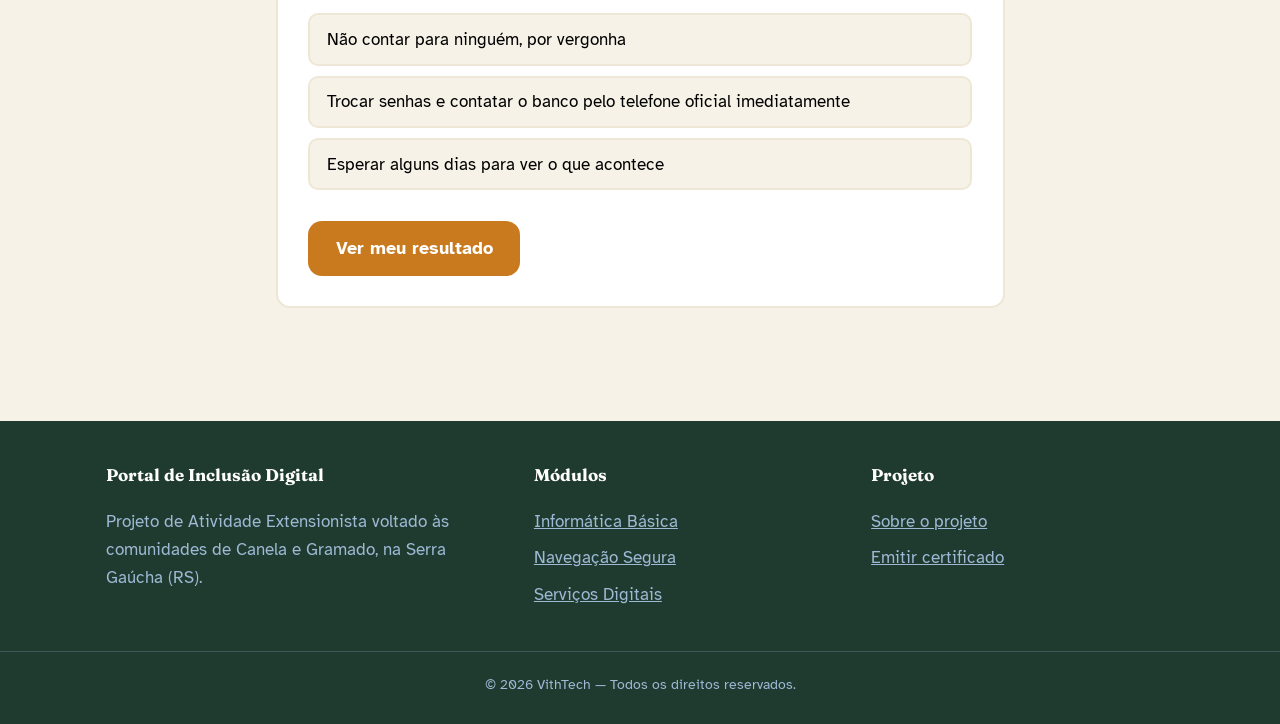
<file: modulos/navegacao-segura.html>
<!DOCTYPE html>
<html lang="pt-BR">
<head>
<meta charset="UTF-8">
<meta name="viewport" content="width=device-width, initial-scale=1.0">
<title>Navegação Segura — Portal de Inclusão Digital</title>
<meta name="description" content="Aprenda a criar senhas fortes, reconhecer golpes digitais e navegar com segurança na internet.">
<link rel="preconnect" href="https://fonts.googleapis.com">
<link rel="preconnect" href="https://fonts.gstatic.com" crossorigin>
<link href="https://fonts.googleapis.com/css2?family=Fraunces:opsz,wght@9..144,500;9..144,600;9..144,700&family=Atkinson+Hyperlegible:wght@400;700&display=swap" rel="stylesheet">
<link rel="stylesheet" href="../css/style.css">
</head>
<body>
<a class="pular-conteudo" href="#conteudo-principal">Pular para o conteúdo</a>

<header class="cabecalho">
  <div class="barra-acessibilidade">
    <div class="container">
      <span>Acessibilidade:</span>
      <button type="button" class="botao-acess" id="botao-fonte-menos" aria-label="Diminuir tamanho da letra">A−</button>
      <button type="button" class="botao-acess" id="botao-fonte-mais" aria-label="Aumentar tamanho da letra">A+</button>
      <button type="button" class="botao-acess" id="botao-contraste" aria-pressed="false" aria-label="Ativar alto contraste">Alto contraste</button>
    </div>
  </div>
  <nav class="nav-principal" aria-label="Navegação principal">
    <div class="container">
      <a class="marca" href="../index.html">
        <svg class="icone-escudo" viewBox="0 0 48 48" aria-hidden="true">
          <path d="M24 4 L44 12 V22 C44 33 36 41 24 45 C12 41 4 33 4 22 V12 Z" fill="#4F6E93"/>
          <path d="M24 10 L38 15.5 V22 C38 30.5 32.5 36.5 24 39.5 C15.5 36.5 10 30.5 10 22 V15.5 Z" fill="#1F3A2E"/>
          <path d="M16 24 L21.5 29.5 L33 17" fill="none" stroke="#F7F2E7" stroke-width="3.4" stroke-linecap="round" stroke-linejoin="round"/>
        </svg>
        <span class="marca-texto">Portal de Inclusão Digital<small>Canela e Gramado · RS</small></span>
      </a>
      <button type="button" class="botao-menu" id="botao-menu" aria-expanded="false" aria-controls="links-nav" aria-label="Abrir menu">☰ Menu</button>
      <ul class="links-nav" id="links-nav">
        <li><a href="../index.html">Início</a></li>
        <li><a href="informatica-basica.html">Informática Básica</a></li>
        <li><a href="navegacao-segura.html" aria-current="page">Navegação Segura</a></li>
        <li><a href="servicos-digitais.html">Serviços Digitais</a></li>
        <li><a href="../certificado.html">Certificado</a></li>
        <li><a href="../sobre.html">Sobre o projeto</a></li>
      </ul>
    </div>
  </nav>
</header>

<main id="conteudo-principal">
  <section class="cabecalho-modulo" style="background:linear-gradient(180deg, var(--verde-pinheiro), #24382c);">
    <div class="container">
      <p style="color:var(--hortensia-clara); font-weight:700; margin-bottom:0.4rem;">Parada 2 de 3 · O módulo mais importante</p>
      <h1>Navegação Segura</h1>
      <p>Este é o abrigo contra os golpes. Vamos aprender, com calma, a reconhecer o perigo antes que ele entre.</p>
    </div>
  </section>

  <section class="secao">
    <div class="container miolo-modulo">
      <p class="trilha-migalhas"><a href="../index.html">Início</a> → Navegação Segura</p>

      <article class="licao">
        <h2>1. Senhas fortes: a porta trancada da sua vida digital</h2>
        <p>A senha é como a chave da sua casa. Uma senha fraca é como deixar a porta destrancada.</p>
        <ul class="lista-checagem">
          <li>Use pelo menos 8 caracteres, misturando letras, números e símbolos.</li>
          <li>Nunca use datas de nascimento, nome de familiares ou sequências como "123456".</li>
          <li>Use uma senha <strong>diferente</strong> para cada serviço importante (banco, e-mail, redes sociais). Se uma vazar, as outras continuam seguras.</li>
          <li>Sempre que possível, ative a <strong>verificação em duas etapas</strong>: além da senha, o serviço pede um código enviado por SMS ou aplicativo. Mesmo que alguém descubra sua senha, não conseguirá entrar sem esse código.</li>
        </ul>
        <div class="caixa-dica">
          <h4>💡 Como lembrar várias senhas</h4>
          <p>Uma boa estratégia é criar uma frase fácil de lembrar e transformá-la em senha. Por exemplo, "Eu amo Canela desde 1998!" pode virar <em>EuAmoCanela1998!</em>. Anote suas senhas em um caderno físico guardado em casa, longe de olhares curiosos — nunca em papéis colados no computador.</p>
        </div>
      </article>

      <article class="licao">
        <h2>2. Reconhecendo golpes (phishing)</h2>
        <p><strong>Phishing</strong> é quando alguém finge ser uma empresa, banco ou pessoa conhecida para roubar seus dados ou dinheiro. Pode chegar por e-mail, WhatsApp, SMS ou ligação telefônica.</p>
        <p>Sinais de alerta que aparecem quase sempre nesses golpes:</p>
        <ul class="lista-perigos">
          <li><strong>Urgência exagerada:</strong> "Sua conta será bloqueada em 1 hora", "Última chance", "Aja agora".</li>
          <li><strong>Pedido de dados sigilosos:</strong> senha completa, código de verificação, número do cartão. Bancos e órgãos oficiais <u>nunca</u> pedem isso por telefone, e-mail ou mensagem.</li>
          <li><strong>Links suspeitos:</strong> endereços estranhos, com letras trocadas (ex.: "bancoo-brasil.com" em vez do site oficial).</li>
          <li><strong>Erros de português</strong> ou formatação estranha na mensagem.</li>
          <li><strong>Ofertas boas demais para ser verdade:</strong> prêmios que você não concorreu, heranças, promoções milagrosas.</li>
        </ul>
        <div class="caixa-alerta">
          <h4>⚠ Regra de ouro</h4>
          <p>Na dúvida, <strong>não clique</strong>. Entre em contato com a empresa ou pessoa por um canal que você já conhece (o telefone que está no verso do seu cartão, o site que você mesmo digitou) — nunca pelo link ou número que a mensagem suspeita ofereceu.</p>
        </div>
        <div class="moldura-video" aria-hidden="true">
          <p>🎥 Espaço reservado para vídeo demonstrativo</p>
        </div>
      </article>

      <article class="licao">
        <h2>3. Golpes comuns no Brasil hoje</h2>
        <ul class="lista-perigos">
          <li><strong>Golpe do PIX:</strong> pedem para você fazer uma transferência urgente para "resolver um problema" ou "liberar um prêmio". Uma transferência PIX não pode ser desfeita com facilidade — desconfie sempre de pedidos de PIX urgentes.</li>
          <li><strong>Falso motoboy/entrega:</strong> ligam dizendo que uma encomenda está retida e pedem pagamento de "taxa" por PIX ou link. Encomendas reais não funcionam assim.</li>
          <li><strong>Golpe do parente em apuros:</strong> uma mensagem de um número desconhecido diz ser um filho ou neto "com o celular quebrado", pedindo dinheiro com urgência. Ligue para o número de telefone que você já tem salvo dessa pessoa antes de fazer qualquer pagamento.</li>
          <li><strong>Falso suporte técnico:</strong> alguém liga se identificando como "técnico do seu banco ou operadora" e pede para você instalar um aplicativo ou informar senhas. Desligue e ligue você mesmo para o número oficial.</li>
          <li><strong>WhatsApp clonado:</strong> um contato conhecido (na verdade, o número foi roubado ou clonado) pede dinheiro emprestado ou um código de verificação. Sempre confirme por ligação de voz antes de ajudar.</li>
        </ul>
      </article>

      <article class="licao">
        <h2>4. Cuidados em redes sociais</h2>
        <ul class="lista-checagem">
          <li>Ajuste sua privacidade para que só amigos vejam suas publicações.</li>
          <li>Evite publicar em tempo real onde você está (isso pode indicar que sua casa está vazia).</li>
          <li>Nunca compartilhe fotos de documentos (RG, CPF, cartão) em nenhuma rede social ou conversa, mesmo com pessoas conhecidas.</li>
          <li>Desconfie de pedidos de amizade de perfis com poucas fotos ou poucos amigos em comum.</li>
        </ul>
      </article>

      <article class="licao">
        <h2>5. Mantendo o aparelho protegido</h2>
        <ul class="lista-checagem">
          <li>Mantenha o sistema e os aplicativos sempre atualizados — as atualizações corrigem falhas de segurança.</li>
          <li>Instale aplicativos apenas pelas lojas oficiais (Google Play ou App Store).</li>
          <li>Faça backup (cópia extra) de fotos e documentos importantes, em nuvem ou em outro aparelho.</li>
        </ul>
      </article>

      <article class="licao">
        <h2>6. Se você já caiu em um golpe: o que fazer agora</h2>
        <div class="caixa-alerta">
          <h4>⚠ Não se culpe — aja rápido</h4>
          <p>Golpes são feitos por profissionais treinados para enganar qualquer pessoa. O importante é agir rápido:</p>
        </div>
        <ol style="padding-left:1.3rem;">
          <li>Troque imediatamente as senhas das contas afetadas.</li>
          <li>Entre em contato com seu banco pelo telefone oficial (verso do cartão) para bloquear transações e cartões.</li>
          <li>Registre um Boletim de Ocorrência (pode ser feito online, na Delegacia Eletrônica) e denuncie ao Procon.</li>
          <li>Avise amigos e familiares, caso o golpe tenha usado seu WhatsApp ou redes sociais, para que eles não sejam enganados também.</li>
        </ol>
      </article>

      <div id="quiz-container"></div>
    </div>
  </section>
</main>

<footer class="rodape">
  <div class="container">
    <div>
      <h4>Portal de Inclusão Digital</h4>
      <p style="color:var(--hortensia-clara); max-width:40ch;">Projeto de Atividade Extensionista voltado às comunidades de Canela e Gramado, na Serra Gaúcha (RS).</p>
    </div>
    <div>
      <h4>Módulos</h4>
      <ul>
        <li><a href="informatica-basica.html">Informática Básica</a></li>
        <li><a href="navegacao-segura.html">Navegação Segura</a></li>
        <li><a href="servicos-digitais.html">Serviços Digitais</a></li>
      </ul>
    </div>
    <div>
      <h4>Projeto</h4>
      <ul>
        <li><a href="../sobre.html">Sobre o projeto</a></li>
        <li><a href="../certificado.html">Emitir certificado</a></li>
      </ul>
    </div>
  </div>
  <div class="linha-rodape">
    © 2026 VithTech — Todos os direitos reservados.
  </div>
</footer>

<script>
  window.CHAVE_MODULO = "navegacao";
  window.DADOS_QUIZ = [
    {
      pergunta: "Qual dessas é a senha mais segura?",
      opcoes: ["12345678", "MariaEugenio1965", "Ser@Gaucha!47xt"],
      correta: 2,
      explicacao: "Senhas fortes misturam letras maiúsculas, minúsculas, números e símbolos, e evitam nomes ou datas pessoais."
    },
    {
      pergunta: "Você recebe uma mensagem: 'Sua conta será bloqueada em 1 hora, clique aqui para regularizar'. O que isso indica?",
      opcoes: ["É urgente, deve clicar imediatamente", "É um sinal clássico de golpe (urgência exagerada)", "Só bancos enviam esse tipo de aviso"],
      correta: 1,
      explicacao: "Criar urgência é uma das táticas mais comuns de golpes digitais, para que a pessoa não pare para pensar."
    },
    {
      pergunta: "Um número desconhecido no WhatsApp diz ser seu neto e pede PIX urgente porque quebrou o celular. O que fazer?",
      opcoes: ["Fazer o PIX imediatamente para ajudar", "Ligar para o número já salvo do neto antes de qualquer pagamento", "Responder pedindo mais detalhes pelo mesmo chat"],
      correta: 1,
      explicacao: "Sempre confirme por uma ligação de voz para o número que você já conhece, antes de enviar qualquer valor."
    },
    {
      pergunta: "Uma pessoa liga se identificando como 'técnico do banco' e pede sua senha completa. Você deve:",
      opcoes: ["Informar a senha, pois é o banco ligando", "Desligar e ligar você mesmo para o número oficial do banco", "Enviar a senha por SMS para confirmar"],
      correta: 1,
      explicacao: "Bancos nunca pedem senha completa por telefone. Desligue e ligue para o número oficial impresso no cartão."
    },
    {
      pergunta: "Para que serve a verificação em duas etapas?",
      opcoes: ["Para deixar o login mais lento sem necessidade", "Para exigir um código extra além da senha, dificultando o acesso de golpistas", "Para trocar a senha automaticamente"],
      correta: 1,
      explicacao: "Mesmo que a senha seja descoberta, o código extra impede que outra pessoa entre na sua conta."
    },
    {
      pergunta: "É seguro compartilhar uma foto do seu RG ou cartão em uma conversa de WhatsApp com um contato conhecido?",
      opcoes: ["Sim, se a pessoa é conhecida", "Não, documentos e dados de cartão nunca devem ser compartilhados assim", "Sim, desde que apague a foto depois"],
      correta: 1,
      explicacao: "Contas podem ser clonadas ou invadidas. Documentos e dados de cartão não devem circular por mensagens."
    },
    {
      pergunta: "Você recebe uma ligação avisando que uma encomenda está 'retida' e pede pagamento de taxa por PIX. Isso é:",
      opcoes: ["Normal, encomendas sempre pedem taxas assim", "Um golpe comum (falso motoboy/entrega)", "Só acontece com compras internacionais"],
      correta: 1,
      explicacao: "Encomendas legítimas não cobram 'taxas de liberação' por PIX ou link enviado por ligação ou mensagem."
    },
    {
      pergunta: "Se você perceber que caiu em um golpe, qual deve ser o primeiro passo?",
      opcoes: ["Não contar para ninguém, por vergonha", "Trocar senhas e contatar o banco pelo telefone oficial imediatamente", "Esperar alguns dias para ver o que acontece"],
      correta: 1,
      explicacao: "Agir rápido — trocando senhas e contatando o banco pelo canal oficial — reduz bastante os danos."
    }
  ];
</script>
<script src="../js/quiz.js"></script>
<script src="../js/main.js"></script>
</body>
</html>
</file>
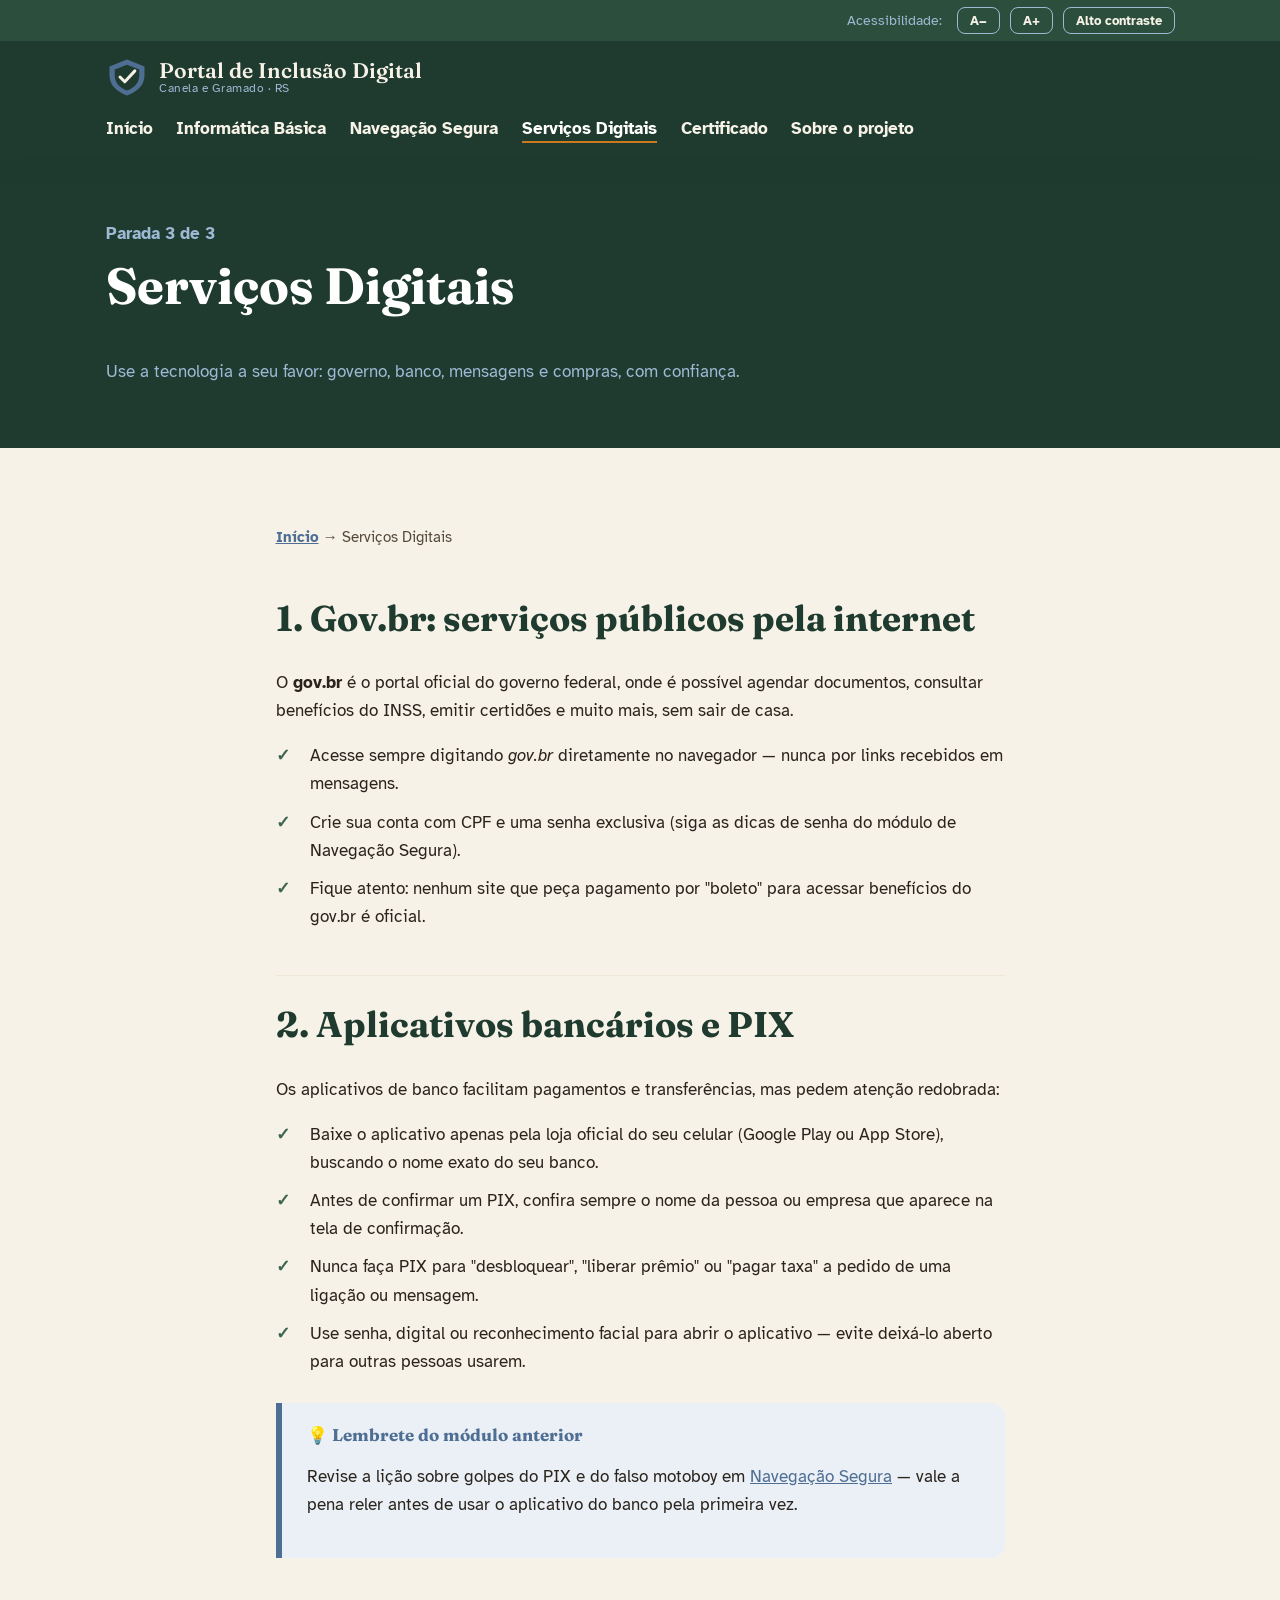
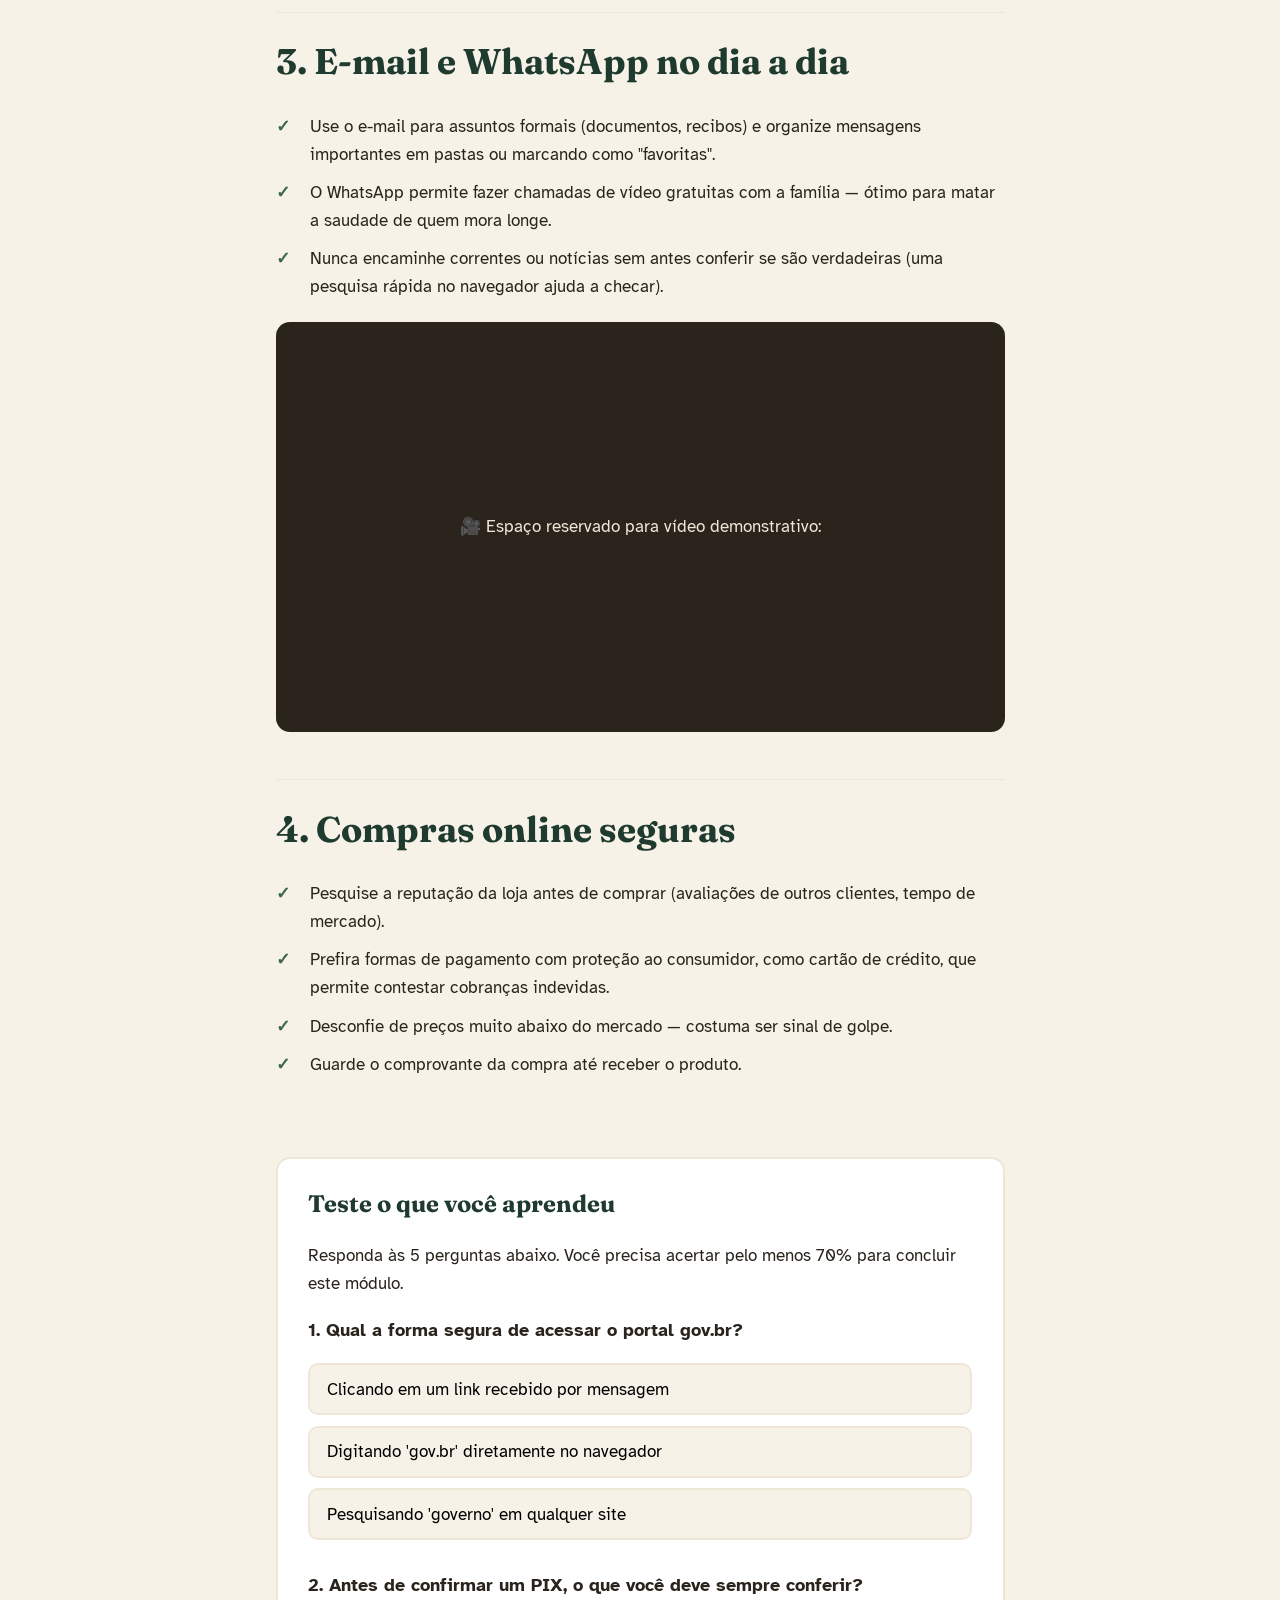
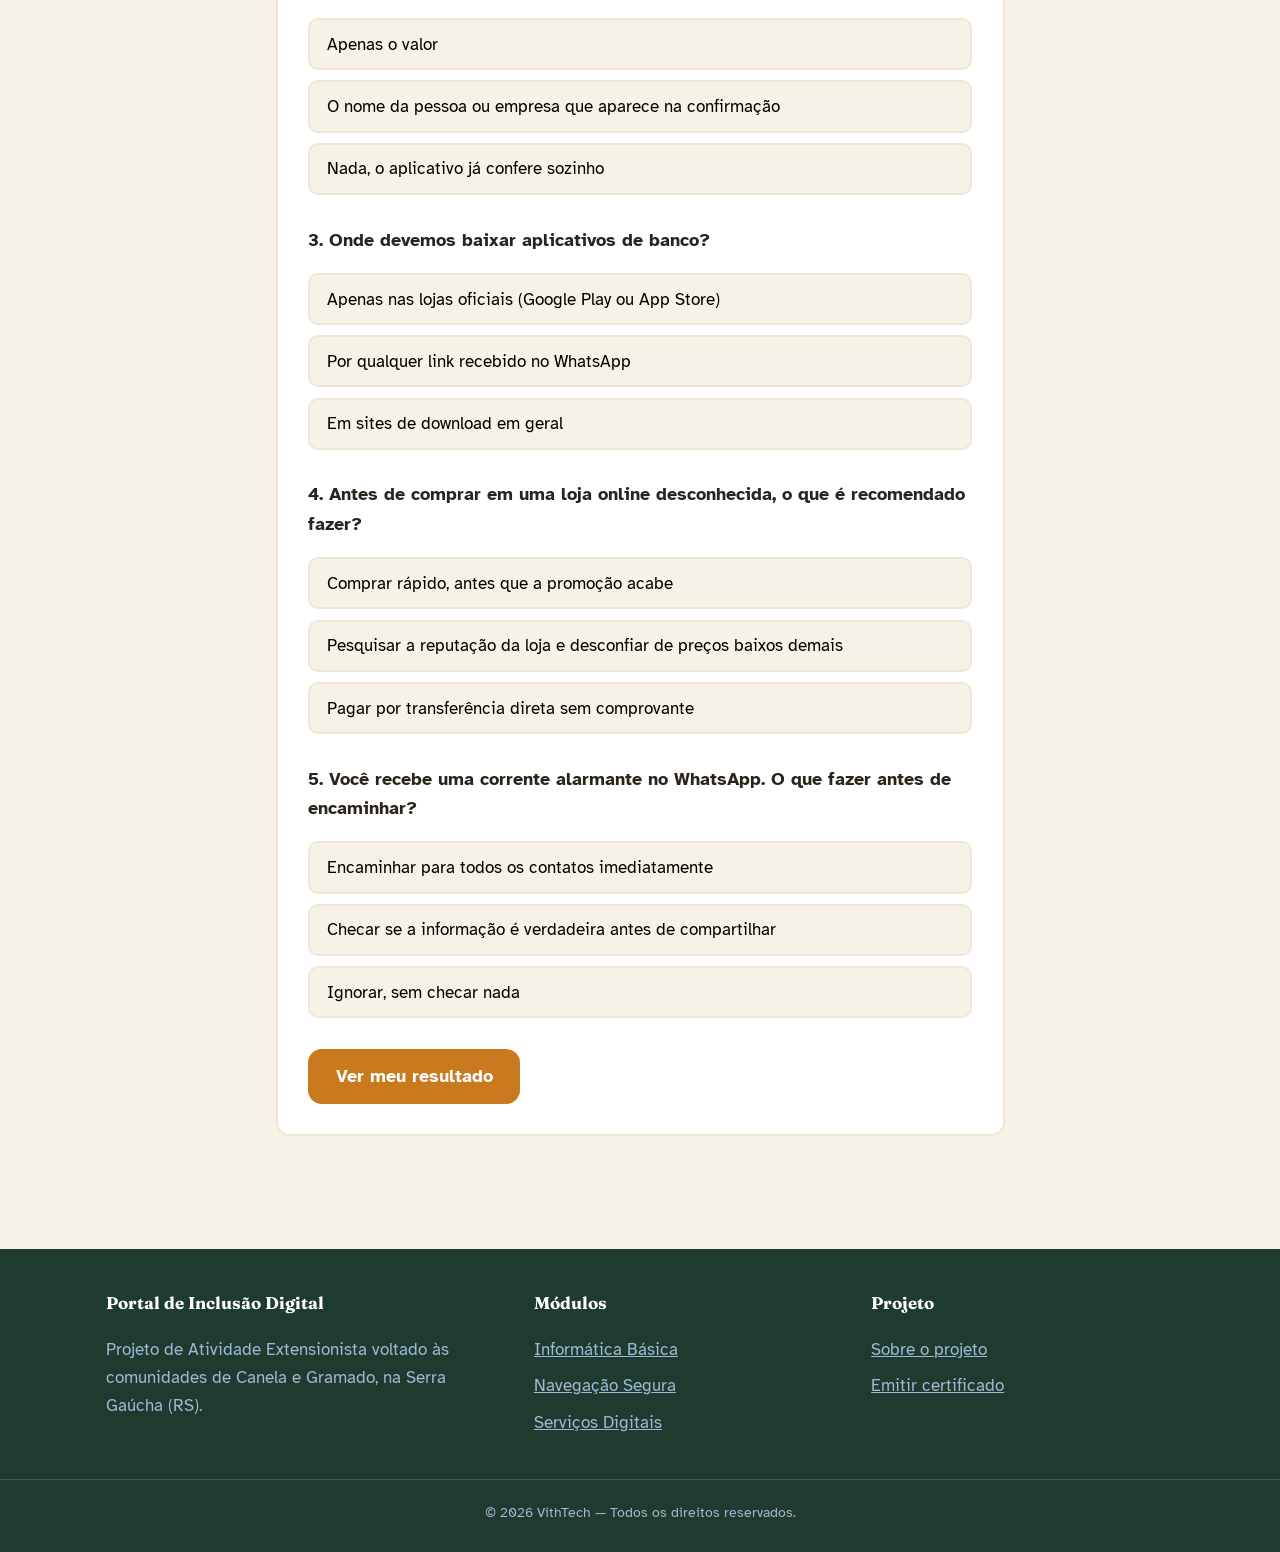
<file: modulos/servicos-digitais.html>
<!DOCTYPE html>
<html lang="pt-BR">
<head>
<meta charset="UTF-8">
<meta name="viewport" content="width=device-width, initial-scale=1.0">
<title>Serviços Digitais — Portal de Inclusão Digital</title>
<meta name="description" content="Aprenda a usar Gov.br, aplicativos de banco, PIX, WhatsApp e compras online com segurança.">
<link rel="preconnect" href="https://fonts.googleapis.com">
<link rel="preconnect" href="https://fonts.gstatic.com" crossorigin>
<link href="https://fonts.googleapis.com/css2?family=Fraunces:opsz,wght@9..144,500;9..144,600;9..144,700&family=Atkinson+Hyperlegible:wght@400;700&display=swap" rel="stylesheet">
<link rel="stylesheet" href="../css/style.css">
</head>
<body>
<a class="pular-conteudo" href="#conteudo-principal">Pular para o conteúdo</a>

<header class="cabecalho">
  <div class="barra-acessibilidade">
    <div class="container">
      <span>Acessibilidade:</span>
      <button type="button" class="botao-acess" id="botao-fonte-menos" aria-label="Diminuir tamanho da letra">A−</button>
      <button type="button" class="botao-acess" id="botao-fonte-mais" aria-label="Aumentar tamanho da letra">A+</button>
      <button type="button" class="botao-acess" id="botao-contraste" aria-pressed="false" aria-label="Ativar alto contraste">Alto contraste</button>
    </div>
  </div>
  <nav class="nav-principal" aria-label="Navegação principal">
    <div class="container">
      <a class="marca" href="../index.html">
        <svg class="icone-escudo" viewBox="0 0 48 48" aria-hidden="true">
          <path d="M24 4 L44 12 V22 C44 33 36 41 24 45 C12 41 4 33 4 22 V12 Z" fill="#4F6E93"/>
          <path d="M24 10 L38 15.5 V22 C38 30.5 32.5 36.5 24 39.5 C15.5 36.5 10 30.5 10 22 V15.5 Z" fill="#1F3A2E"/>
          <path d="M16 24 L21.5 29.5 L33 17" fill="none" stroke="#F7F2E7" stroke-width="3.4" stroke-linecap="round" stroke-linejoin="round"/>
        </svg>
        <span class="marca-texto">Portal de Inclusão Digital<small>Canela e Gramado · RS</small></span>
      </a>
      <button type="button" class="botao-menu" id="botao-menu" aria-expanded="false" aria-controls="links-nav" aria-label="Abrir menu">☰ Menu</button>
      <ul class="links-nav" id="links-nav">
        <li><a href="../index.html">Início</a></li>
        <li><a href="informatica-basica.html">Informática Básica</a></li>
        <li><a href="navegacao-segura.html">Navegação Segura</a></li>
        <li><a href="servicos-digitais.html" aria-current="page">Serviços Digitais</a></li>
        <li><a href="../certificado.html">Certificado</a></li>
        <li><a href="../sobre.html">Sobre o projeto</a></li>
      </ul>
    </div>
  </nav>
</header>

<main id="conteudo-principal">
  <section class="cabecalho-modulo">
    <div class="container">
      <p style="color:var(--hortensia-clara); font-weight:700; margin-bottom:0.4rem;">Parada 3 de 3</p>
      <h1>Serviços Digitais</h1>
      <p>Use a tecnologia a seu favor: governo, banco, mensagens e compras, com confiança.</p>
    </div>
  </section>

  <section class="secao">
    <div class="container miolo-modulo">
      <p class="trilha-migalhas"><a href="../index.html">Início</a> → Serviços Digitais</p>

      <article class="licao">
        <h2>1. Gov.br: serviços públicos pela internet</h2>
        <p>O <strong>gov.br</strong> é o portal oficial do governo federal, onde é possível agendar documentos, consultar benefícios do INSS, emitir certidões e muito mais, sem sair de casa.</p>
        <ul class="lista-checagem">
          <li>Acesse sempre digitando <em>gov.br</em> diretamente no navegador — nunca por links recebidos em mensagens.</li>
          <li>Crie sua conta com CPF e uma senha exclusiva (siga as dicas de senha do módulo de Navegação Segura).</li>
          <li>Fique atento: nenhum site que peça pagamento por "boleto" para acessar benefícios do gov.br é oficial.</li>
        </ul>
      </article>

      <article class="licao">
        <h2>2. Aplicativos bancários e PIX</h2>
        <p>Os aplicativos de banco facilitam pagamentos e transferências, mas pedem atenção redobrada:</p>
        <ul class="lista-checagem">
          <li>Baixe o aplicativo apenas pela loja oficial do seu celular (Google Play ou App Store), buscando o nome exato do seu banco.</li>
          <li>Antes de confirmar um PIX, confira sempre o nome da pessoa ou empresa que aparece na tela de confirmação.</li>
          <li>Nunca faça PIX para "desbloquear", "liberar prêmio" ou "pagar taxa" a pedido de uma ligação ou mensagem.</li>
          <li>Use senha, digital ou reconhecimento facial para abrir o aplicativo — evite deixá-lo aberto para outras pessoas usarem.</li>
        </ul>
        <div class="caixa-dica">
          <h4>💡 Lembrete do módulo anterior</h4>
          <p>Revise a lição sobre golpes do PIX e do falso motoboy em <a href="navegacao-segura.html">Navegação Segura</a> — vale a pena reler antes de usar o aplicativo do banco pela primeira vez.</p>
        </div>
      </article>

      <article class="licao">
        <h2>3. E-mail e WhatsApp no dia a dia</h2>
        <ul class="lista-checagem">
          <li>Use o e-mail para assuntos formais (documentos, recibos) e organize mensagens importantes em pastas ou marcando como "favoritas".</li>
          <li>O WhatsApp permite fazer chamadas de vídeo gratuitas com a família — ótimo para matar a saudade de quem mora longe.</li>
          <li>Nunca encaminhe correntes ou notícias sem antes conferir se são verdadeiras (uma pesquisa rápida no navegador ajuda a checar).</li>
        </ul>
        <div class="moldura-video" aria-hidden="true">
          <p>🎥 Espaço reservado para vídeo demonstrativo:</p>
        </div>
      </article>

      <article class="licao">
        <h2>4. Compras online seguras</h2>
        <ul class="lista-checagem">
          <li>Pesquise a reputação da loja antes de comprar (avaliações de outros clientes, tempo de mercado).</li>
          <li>Prefira formas de pagamento com proteção ao consumidor, como cartão de crédito, que permite contestar cobranças indevidas.</li>
          <li>Desconfie de preços muito abaixo do mercado — costuma ser sinal de golpe.</li>
          <li>Guarde o comprovante da compra até receber o produto.</li>
        </ul>
      </article>

      <div id="quiz-container"></div>
    </div>
  </section>
</main>

<footer class="rodape">
  <div class="container">
    <div>
      <h4>Portal de Inclusão Digital</h4>
      <p style="color:var(--hortensia-clara); max-width:40ch;">Projeto de Atividade Extensionista voltado às comunidades de Canela e Gramado, na Serra Gaúcha (RS).</p>
    </div>
    <div>
      <h4>Módulos</h4>
      <ul>
        <li><a href="informatica-basica.html">Informática Básica</a></li>
        <li><a href="navegacao-segura.html">Navegação Segura</a></li>
        <li><a href="servicos-digitais.html">Serviços Digitais</a></li>
      </ul>
    </div>
    <div>
      <h4>Projeto</h4>
      <ul>
        <li><a href="../sobre.html">Sobre o projeto</a></li>
        <li><a href="../certificado.html">Emitir certificado</a></li>
      </ul>
    </div>
  </div>
  <div class="linha-rodape">
    © 2026 VithTech — Todos os direitos reservados.  </div>
</footer>

<script>
  window.CHAVE_MODULO = "servicos";
  window.DADOS_QUIZ = [
    {
      pergunta: "Qual a forma segura de acessar o portal gov.br?",
      opcoes: ["Clicando em um link recebido por mensagem", "Digitando 'gov.br' diretamente no navegador", "Pesquisando 'governo' em qualquer site"],
      correta: 1,
      explicacao: "Digitar o endereço diretamente evita cair em sites falsos que imitam o gov.br."
    },
    {
      pergunta: "Antes de confirmar um PIX, o que você deve sempre conferir?",
      opcoes: ["Apenas o valor", "O nome da pessoa ou empresa que aparece na confirmação", "Nada, o aplicativo já confere sozinho"],
      correta: 1,
      explicacao: "Conferir o nome exibido na confirmação ajuda a identificar se o PIX está indo para o destino certo."
    },
    {
      pergunta: "Onde devemos baixar aplicativos de banco?",
      opcoes: ["Apenas nas lojas oficiais (Google Play ou App Store)", "Por qualquer link recebido no WhatsApp", "Em sites de download em geral"],
      correta: 0,
      explicacao: "Lojas oficiais verificam os aplicativos antes de disponibilizá-los, reduzindo o risco de apps falsos."
    },
    {
      pergunta: "Antes de comprar em uma loja online desconhecida, o que é recomendado fazer?",
      opcoes: ["Comprar rápido, antes que a promoção acabe", "Pesquisar a reputação da loja e desconfiar de preços baixos demais", "Pagar por transferência direta sem comprovante"],
      correta: 1,
      explicacao: "Pesquisar a reputação da loja e desconfiar de ofertas boas demais evita golpes em compras online."
    },
    {
      pergunta: "Você recebe uma corrente alarmante no WhatsApp. O que fazer antes de encaminhar?",
      opcoes: ["Encaminhar para todos os contatos imediatamente", "Checar se a informação é verdadeira antes de compartilhar", "Ignorar, sem checar nada"],
      correta: 1,
      explicacao: "Verificar antes de compartilhar ajuda a não espalhar desinformação, mesmo sem querer."
    }
  ];
</script>
<script src="../js/quiz.js"></script>
<script src="../js/main.js"></script>
</body>
</html>
</file>
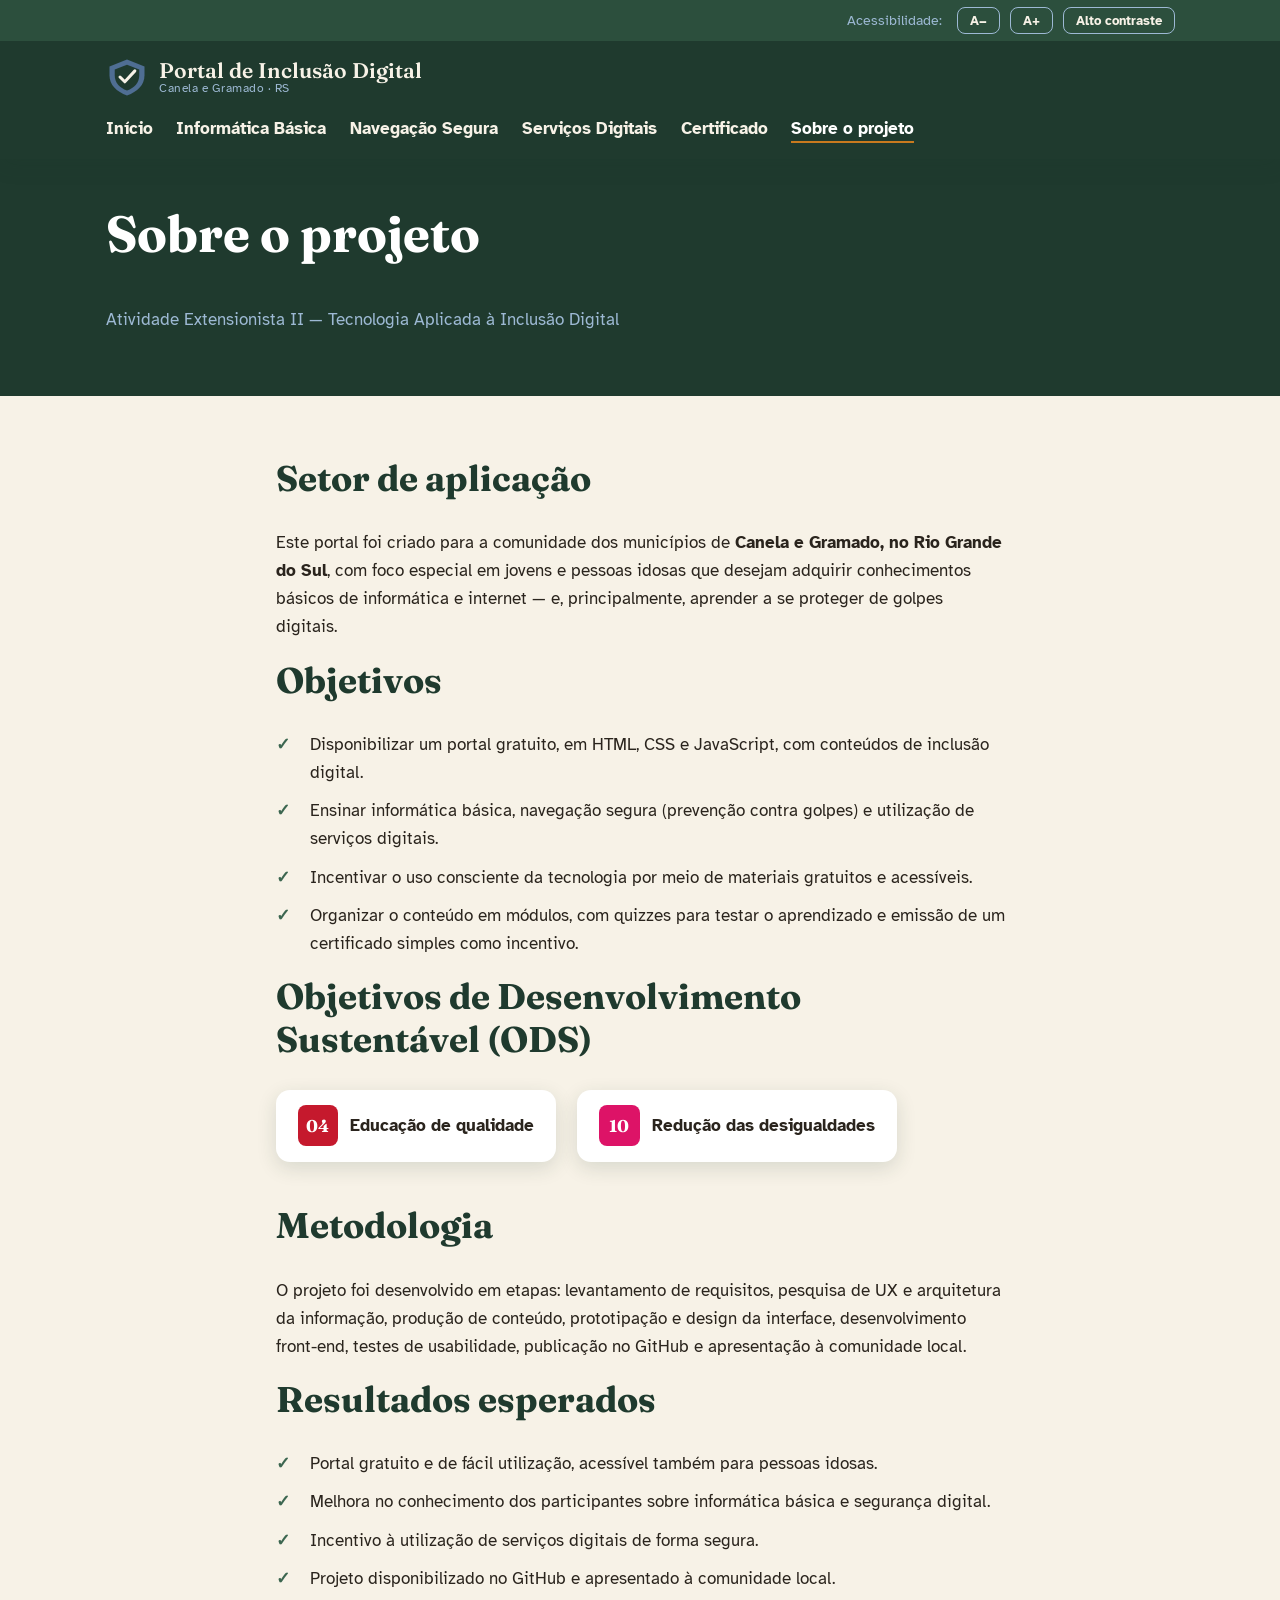
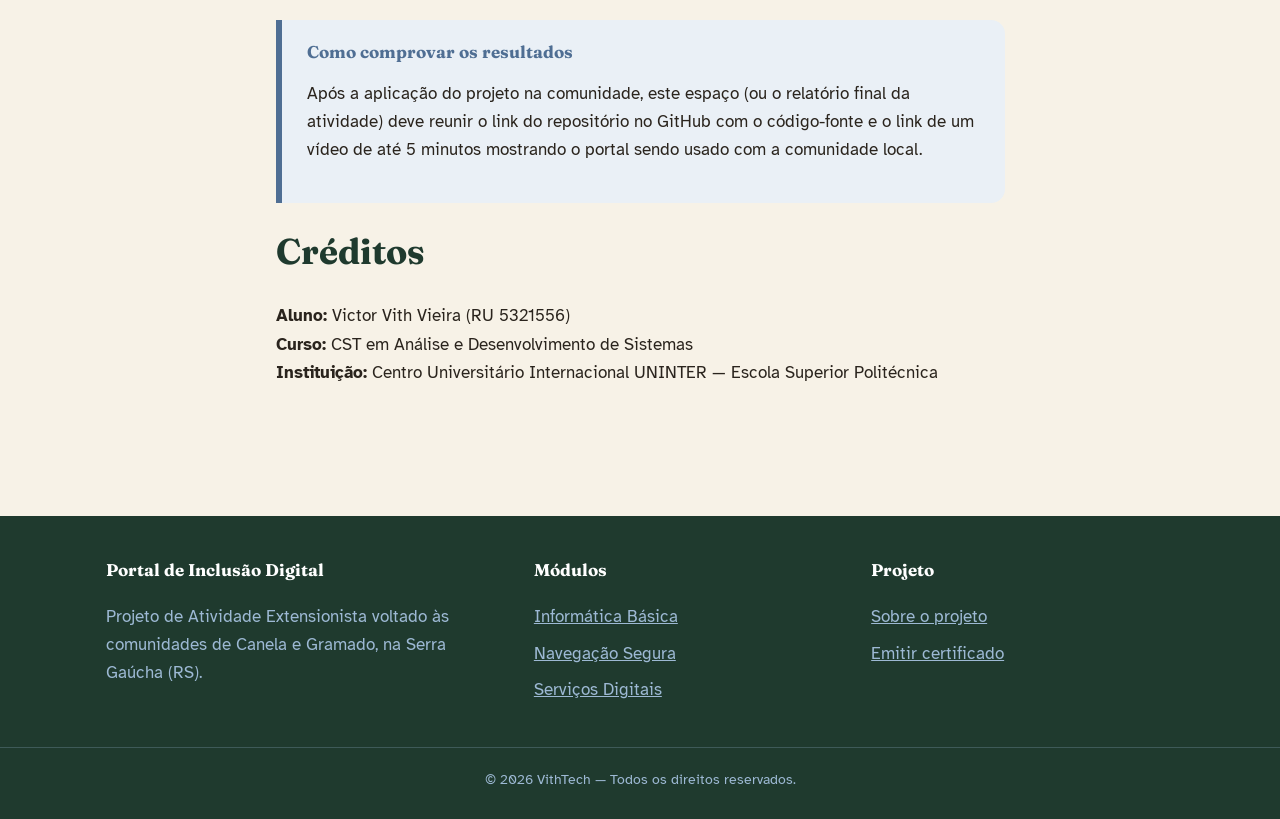
<file: portal-inclusao-digital/sobre.html>
<!DOCTYPE html>
<html lang="pt-BR">
<head>
<meta charset="UTF-8">
<meta name="viewport" content="width=device-width, initial-scale=1.0">
<title>Sobre o projeto — Portal de Inclusão Digital</title>
<meta name="description" content="Conheça os objetivos, o público e a metodologia do Portal de Inclusão Digital, projeto de extensão universitária para Canela e Gramado, RS.">
<link rel="preconnect" href="https://fonts.googleapis.com">
<link rel="preconnect" href="https://fonts.gstatic.com" crossorigin>
<link href="https://fonts.googleapis.com/css2?family=Fraunces:opsz,wght@9..144,500;9..144,600;9..144,700&family=Atkinson+Hyperlegible:wght@400;700&display=swap" rel="stylesheet">
<link rel="stylesheet" href="css/style.css">
</head>
<body>
<a class="pular-conteudo" href="#conteudo-principal">Pular para o conteúdo</a>

<header class="cabecalho">
  <div class="barra-acessibilidade">
    <div class="container">
      <span>Acessibilidade:</span>
      <button type="button" class="botao-acess" id="botao-fonte-menos" aria-label="Diminuir tamanho da letra">A−</button>
      <button type="button" class="botao-acess" id="botao-fonte-mais" aria-label="Aumentar tamanho da letra">A+</button>
      <button type="button" class="botao-acess" id="botao-contraste" aria-pressed="false" aria-label="Ativar alto contraste">Alto contraste</button>
    </div>
  </div>
  <nav class="nav-principal" aria-label="Navegação principal">
    <div class="container">
      <a class="marca" href="index.html">
        <svg class="icone-escudo" viewBox="0 0 48 48" aria-hidden="true">
          <path d="M24 4 L44 12 V22 C44 33 36 41 24 45 C12 41 4 33 4 22 V12 Z" fill="#4F6E93"/>
          <path d="M24 10 L38 15.5 V22 C38 30.5 32.5 36.5 24 39.5 C15.5 36.5 10 30.5 10 22 V15.5 Z" fill="#1F3A2E"/>
          <path d="M16 24 L21.5 29.5 L33 17" fill="none" stroke="#F7F2E7" stroke-width="3.4" stroke-linecap="round" stroke-linejoin="round"/>
        </svg>
        <span class="marca-texto">Portal de Inclusão Digital<small>Canela e Gramado · RS</small></span>
      </a>
      <button type="button" class="botao-menu" id="botao-menu" aria-expanded="false" aria-controls="links-nav" aria-label="Abrir menu">☰ Menu</button>
      <ul class="links-nav" id="links-nav">
        <li><a href="index.html">Início</a></li>
        <li><a href="modulos/informatica-basica.html">Informática Básica</a></li>
        <li><a href="modulos/navegacao-segura.html">Navegação Segura</a></li>
        <li><a href="modulos/servicos-digitais.html">Serviços Digitais</a></li>
        <li><a href="certificado.html">Certificado</a></li>
        <li><a href="sobre.html" aria-current="page">Sobre o projeto</a></li>
      </ul>
    </div>
  </nav>
</header>

<main id="conteudo-principal">
  <section class="cabecalho-modulo">
    <div class="container">
      <h1>Sobre o projeto</h1>
      <p>Atividade Extensionista II — Tecnologia Aplicada à Inclusão Digital</p>
    </div>
  </section>

  <section class="secao">
    <div class="container miolo-modulo">
      <h2>Setor de aplicação</h2>
      <p>Este portal foi criado para a comunidade dos municípios de <strong>Canela e Gramado, no Rio Grande do Sul</strong>, com foco especial em jovens e pessoas idosas que desejam adquirir conhecimentos básicos de informática e internet — e, principalmente, aprender a se proteger de golpes digitais.</p>

      <h2>Objetivos</h2>
      <ul class="lista-checagem">
        <li>Disponibilizar um portal gratuito, em HTML, CSS e JavaScript, com conteúdos de inclusão digital.</li>
        <li>Ensinar informática básica, navegação segura (prevenção contra golpes) e utilização de serviços digitais.</li>
        <li>Incentivar o uso consciente da tecnologia por meio de materiais gratuitos e acessíveis.</li>
        <li>Organizar o conteúdo em módulos, com quizzes para testar o aprendizado e emissão de um certificado simples como incentivo.</li>
      </ul>

      <h2>Objetivos de Desenvolvimento Sustentável (ODS)</h2>
      <div class="ods-lista" style="justify-content:flex-start;">
        <div class="ods-item">
          <span class="ods-numero ods04" aria-hidden="true">04</span>
          <span><strong>Educação de qualidade</strong></span>
        </div>
        <div class="ods-item">
          <span class="ods-numero ods10" aria-hidden="true">10</span>
          <span><strong>Redução das desigualdades</strong></span>
        </div>
      </div>

      <h2 class="mt-grande">Metodologia</h2>
      <p>O projeto foi desenvolvido em etapas: levantamento de requisitos, pesquisa de UX e arquitetura da informação, produção de conteúdo, prototipação e design da interface, desenvolvimento front-end, testes de usabilidade, publicação no GitHub e apresentação à comunidade local.</p>

      <h2>Resultados esperados</h2>
      <ul class="lista-checagem">
        <li>Portal gratuito e de fácil utilização, acessível também para pessoas idosas.</li>
        <li>Melhora no conhecimento dos participantes sobre informática básica e segurança digital.</li>
        <li>Incentivo à utilização de serviços digitais de forma segura.</li>
        <li>Projeto disponibilizado no GitHub e apresentado à comunidade local.</li>
      </ul>

      <div class="caixa-dica">
        <h4>Como comprovar os resultados</h4>
        <p>Após a aplicação do projeto na comunidade, este espaço (ou o relatório final da atividade) deve reunir o link do repositório no GitHub com o código-fonte e o link de um vídeo de até 5 minutos mostrando o portal sendo usado com a comunidade local.</p>
      </div>

      <h2>Créditos</h2>
      <p><strong>Aluno:</strong> Victor Vith Vieira (RU 5321556)<br>
      <strong>Curso:</strong> CST em Análise e Desenvolvimento de Sistemas<br>
      <strong>Instituição:</strong> Centro Universitário Internacional UNINTER — Escola Superior Politécnica</p>
    </div>
  </section>
</main>

<footer class="rodape">
  <div class="container">
    <div>
      <h4>Portal de Inclusão Digital</h4>
      <p style="color:var(--hortensia-clara); max-width:40ch;">Projeto de Atividade Extensionista voltado às comunidades de Canela e Gramado, na Serra Gaúcha (RS).</p>
    </div>
    <div>
      <h4>Módulos</h4>
      <ul>
        <li><a href="modulos/informatica-basica.html">Informática Básica</a></li>
        <li><a href="modulos/navegacao-segura.html">Navegação Segura</a></li>
        <li><a href="modulos/servicos-digitais.html">Serviços Digitais</a></li>
      </ul>
    </div>
    <div>
      <h4>Projeto</h4>
      <ul>
        <li><a href="sobre.html">Sobre o projeto</a></li>
        <li><a href="certificado.html">Emitir certificado</a></li>
      </ul>
    </div>
  </div>
  <div class="linha-rodape">
    © 2026 VithTech — Todos os direitos reservados.
  </div>
</footer>

<script src="js/main.js"></script>
</body>
</html>
</file>
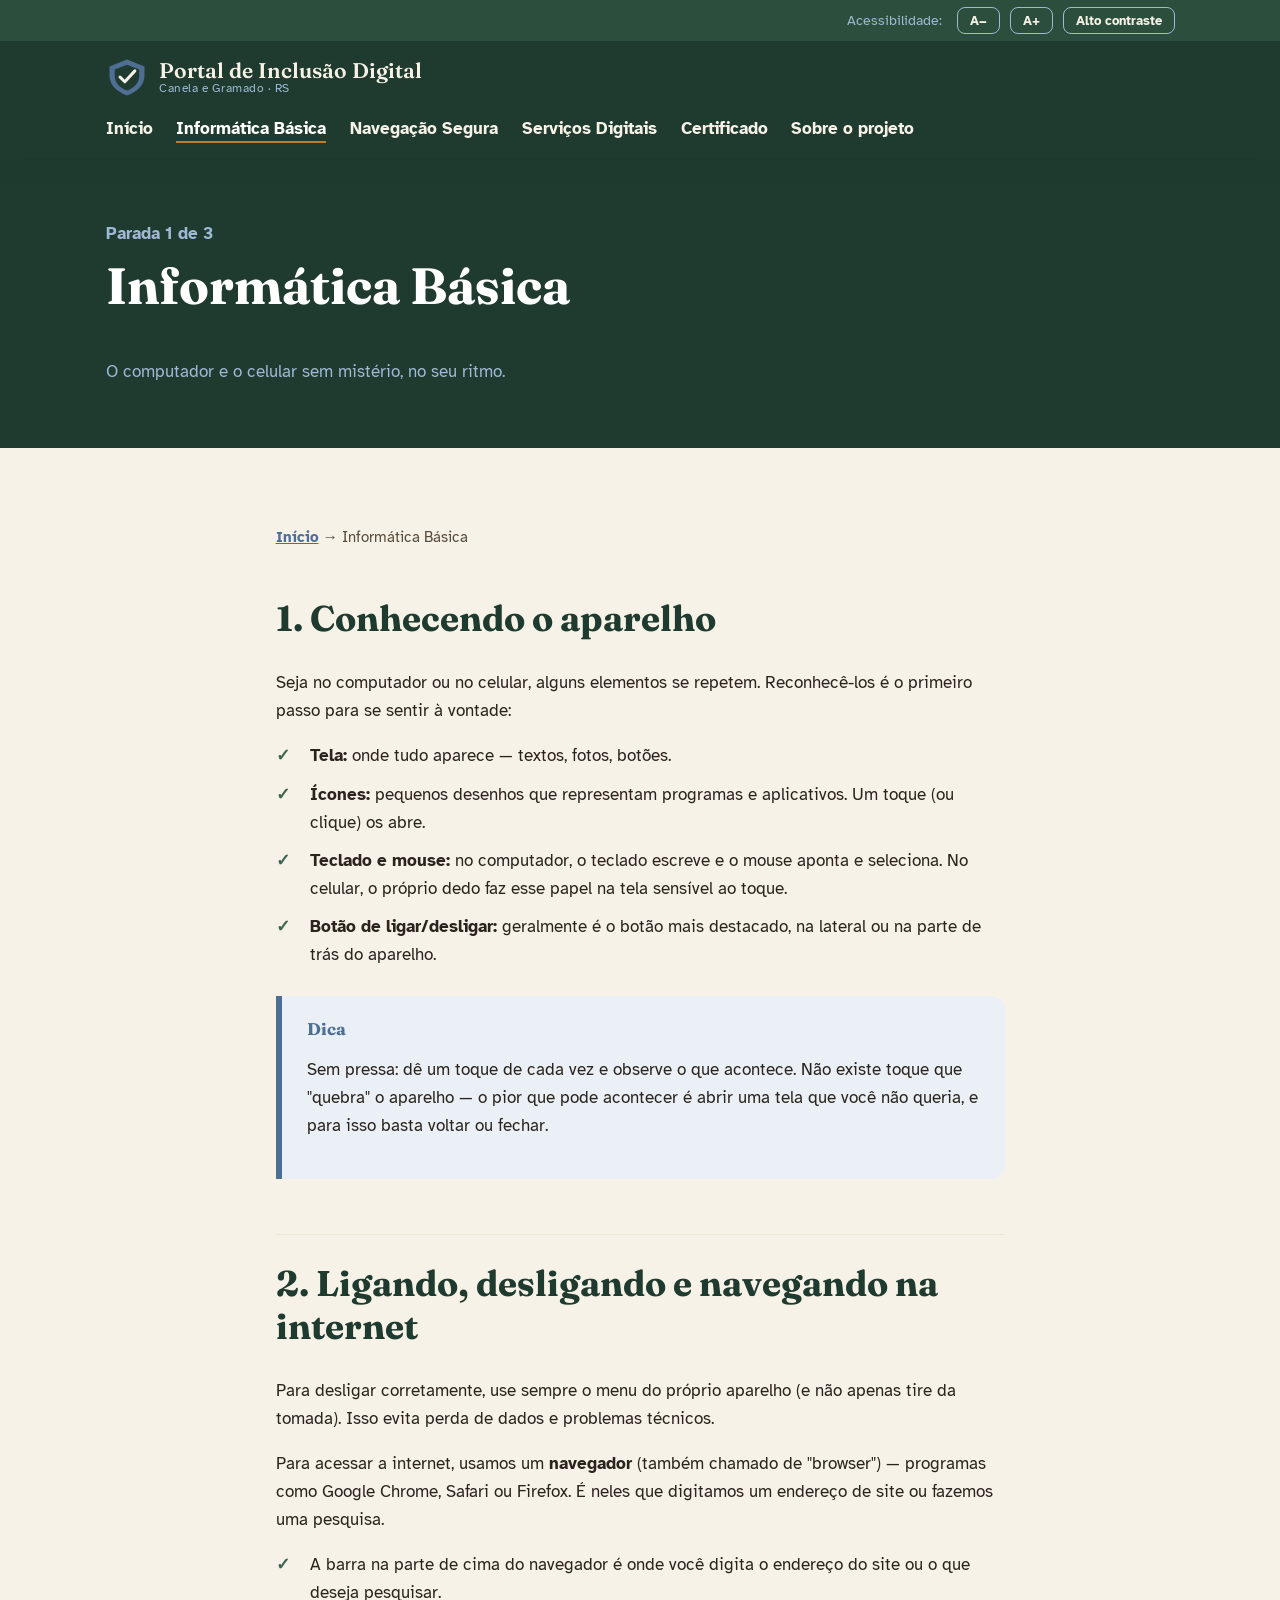
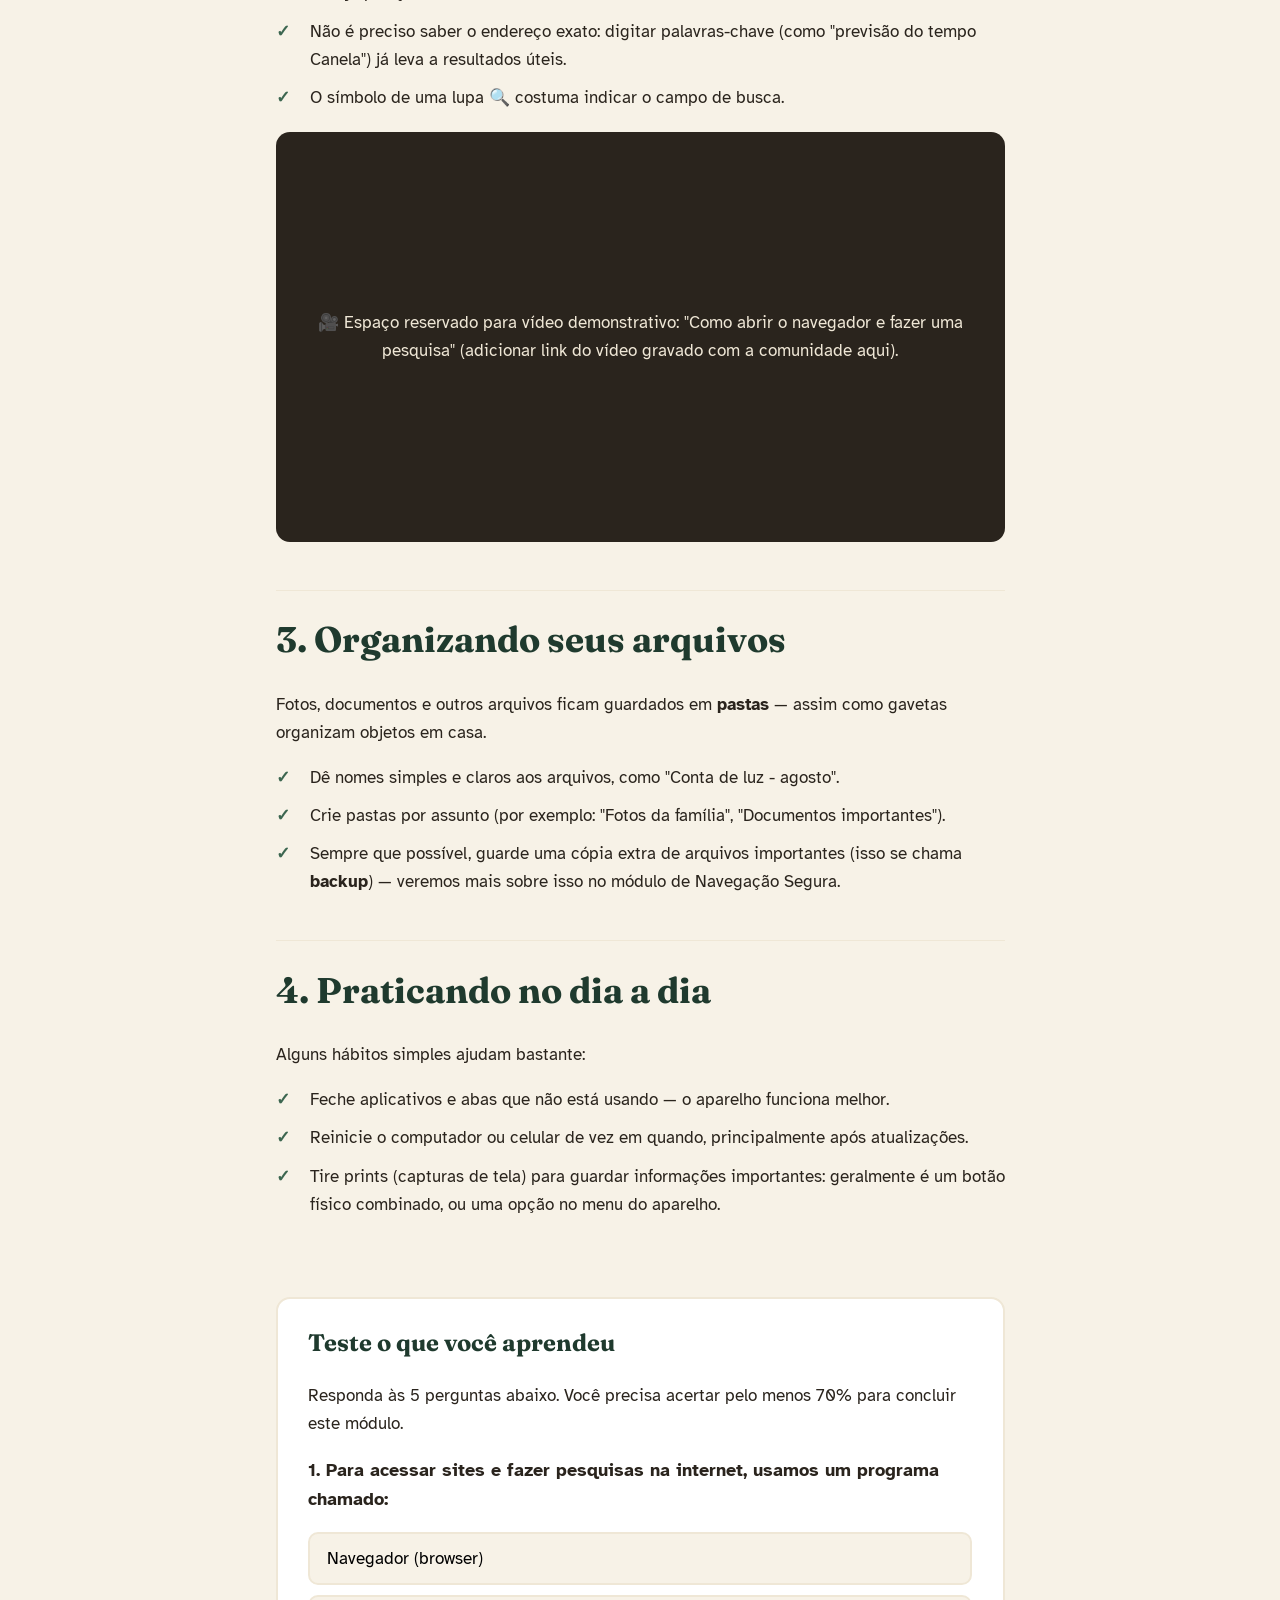
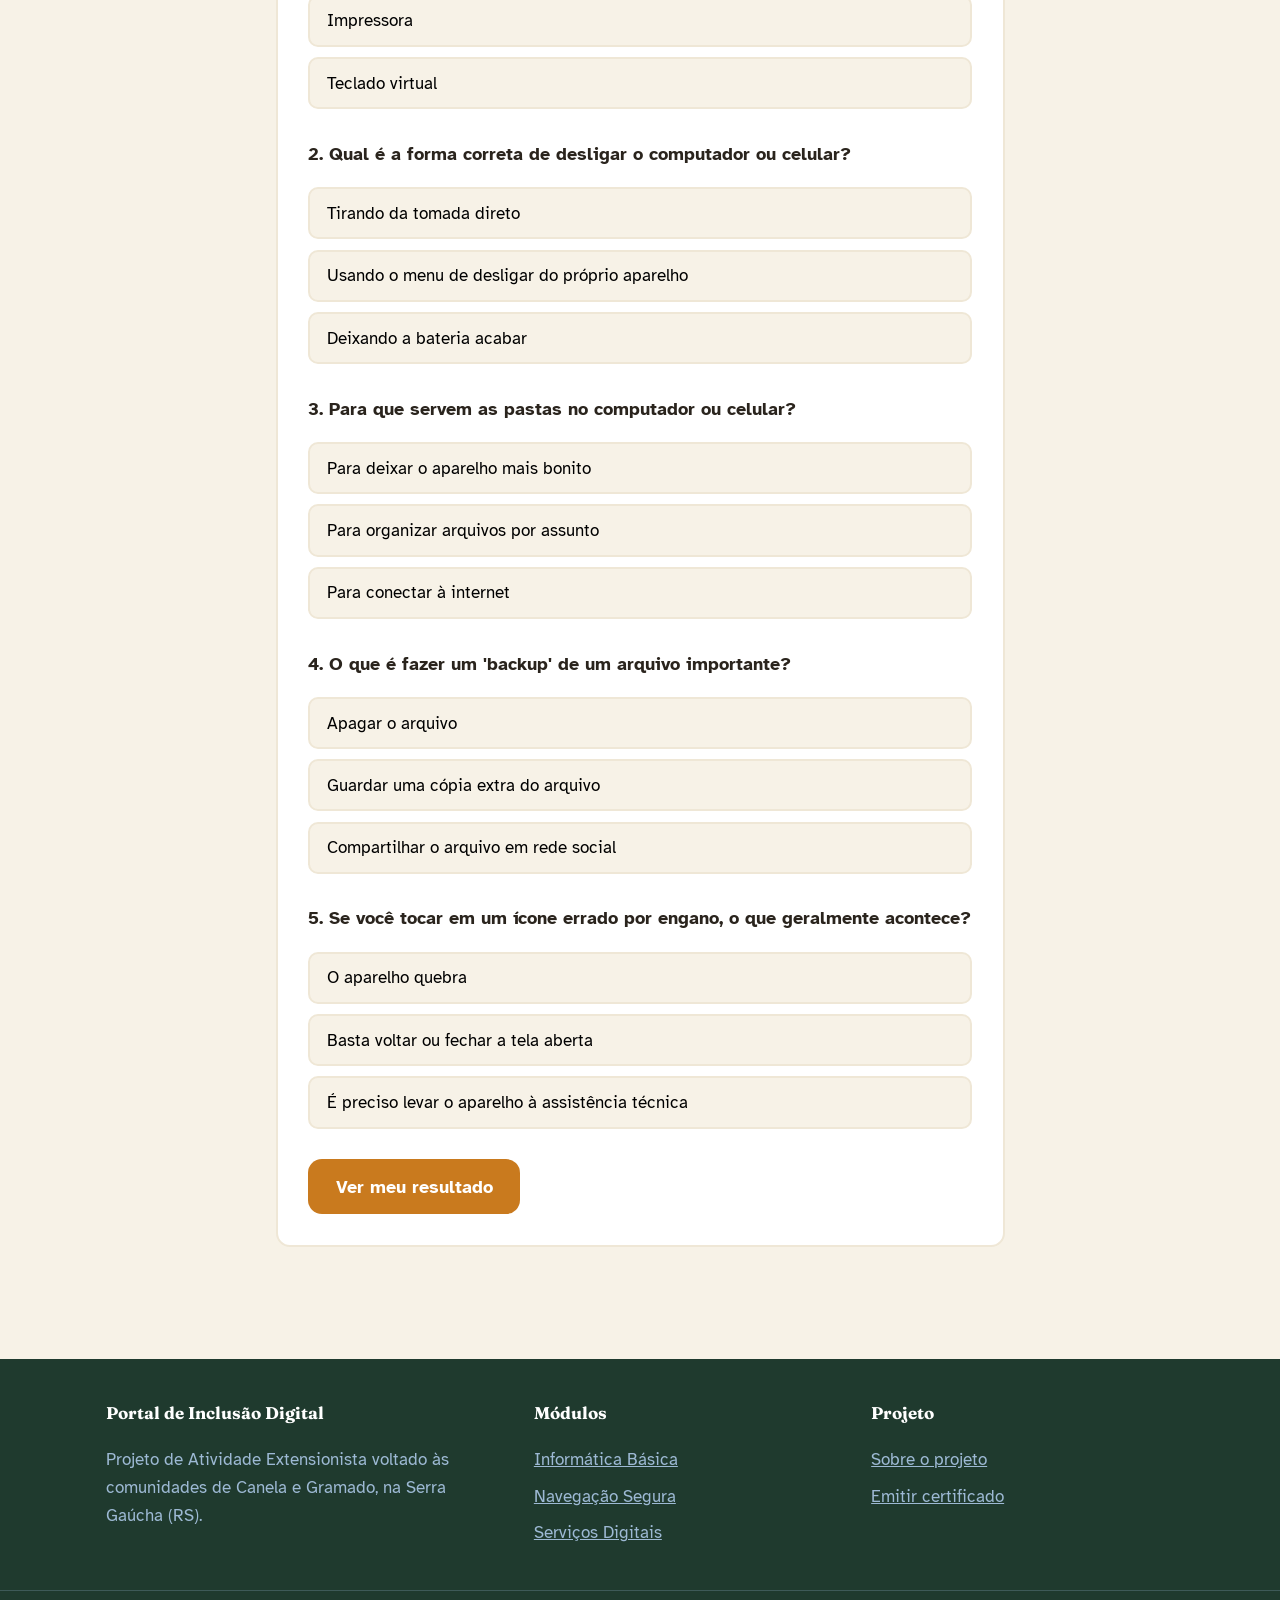
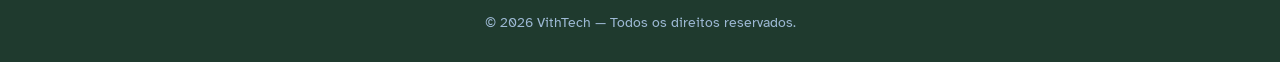
<file: portal-inclusao-digital/modulos/informatica-basica.html>
<!DOCTYPE html>
<html lang="pt-BR">
<head>
<meta charset="UTF-8">
<meta name="viewport" content="width=device-width, initial-scale=1.0">
<title>Informática Básica — Portal de Inclusão Digital</title>
<meta name="description" content="Aprenda o básico do computador e do celular: partes, ícones, internet e organização de arquivos.">
<link rel="preconnect" href="https://fonts.googleapis.com">
<link rel="preconnect" href="https://fonts.gstatic.com" crossorigin>
<link href="https://fonts.googleapis.com/css2?family=Fraunces:opsz,wght@9..144,500;9..144,600;9..144,700&family=Atkinson+Hyperlegible:wght@400;700&display=swap" rel="stylesheet">
<link rel="stylesheet" href="../css/style.css">
</head>
<body>
<a class="pular-conteudo" href="#conteudo-principal">Pular para o conteúdo</a>

<header class="cabecalho">
  <div class="barra-acessibilidade">
    <div class="container">
      <span>Acessibilidade:</span>
      <button type="button" class="botao-acess" id="botao-fonte-menos" aria-label="Diminuir tamanho da letra">A−</button>
      <button type="button" class="botao-acess" id="botao-fonte-mais" aria-label="Aumentar tamanho da letra">A+</button>
      <button type="button" class="botao-acess" id="botao-contraste" aria-pressed="false" aria-label="Ativar alto contraste">Alto contraste</button>
    </div>
  </div>
  <nav class="nav-principal" aria-label="Navegação principal">
    <div class="container">
      <a class="marca" href="../index.html">
        <svg class="icone-escudo" viewBox="0 0 48 48" aria-hidden="true">
          <path d="M24 4 L44 12 V22 C44 33 36 41 24 45 C12 41 4 33 4 22 V12 Z" fill="#4F6E93"/>
          <path d="M24 10 L38 15.5 V22 C38 30.5 32.5 36.5 24 39.5 C15.5 36.5 10 30.5 10 22 V15.5 Z" fill="#1F3A2E"/>
          <path d="M16 24 L21.5 29.5 L33 17" fill="none" stroke="#F7F2E7" stroke-width="3.4" stroke-linecap="round" stroke-linejoin="round"/>
        </svg>
        <span class="marca-texto">Portal de Inclusão Digital<small>Canela e Gramado · RS</small></span>
      </a>
      <button type="button" class="botao-menu" id="botao-menu" aria-expanded="false" aria-controls="links-nav" aria-label="Abrir menu">☰ Menu</button>
      <ul class="links-nav" id="links-nav">
        <li><a href="../index.html">Início</a></li>
        <li><a href="informatica-basica.html" aria-current="page">Informática Básica</a></li>
        <li><a href="navegacao-segura.html">Navegação Segura</a></li>
        <li><a href="servicos-digitais.html">Serviços Digitais</a></li>
        <li><a href="../certificado.html">Certificado</a></li>
        <li><a href="../sobre.html">Sobre o projeto</a></li>
      </ul>
    </div>
  </nav>
</header>

<main id="conteudo-principal">
  <section class="cabecalho-modulo">
    <div class="container">
      <p style="color:var(--hortensia-clara); font-weight:700; margin-bottom:0.4rem;">Parada 1 de 3</p>
      <h1>Informática Básica</h1>
      <p>O computador e o celular sem mistério, no seu ritmo.</p>
    </div>
  </section>

  <section class="secao">
    <div class="container miolo-modulo">
      <p class="trilha-migalhas"><a href="../index.html">Início</a> → Informática Básica</p>

      <article class="licao">
        <h2>1. Conhecendo o aparelho</h2>
        <p>Seja no computador ou no celular, alguns elementos se repetem. Reconhecê-los é o primeiro passo para se sentir à vontade:</p>
        <ul class="lista-checagem">
          <li><strong>Tela:</strong> onde tudo aparece — textos, fotos, botões.</li>
          <li><strong>Ícones:</strong> pequenos desenhos que representam programas e aplicativos. Um toque (ou clique) os abre.</li>
          <li><strong>Teclado e mouse:</strong> no computador, o teclado escreve e o mouse aponta e seleciona. No celular, o próprio dedo faz esse papel na tela sensível ao toque.</li>
          <li><strong>Botão de ligar/desligar:</strong> geralmente é o botão mais destacado, na lateral ou na parte de trás do aparelho.</li>
        </ul>
        <div class="caixa-dica">
          <h4>Dica</h4>
          <p>Sem pressa: dê um toque de cada vez e observe o que acontece. Não existe toque que "quebra" o aparelho — o pior que pode acontecer é abrir uma tela que você não queria, e para isso basta voltar ou fechar.</p>
        </div>
      </article>

      <article class="licao">
        <h2>2. Ligando, desligando e navegando na internet</h2>
        <p>Para desligar corretamente, use sempre o menu do próprio aparelho (e não apenas tire da tomada). Isso evita perda de dados e problemas técnicos.</p>
        <p>Para acessar a internet, usamos um <strong>navegador</strong> (também chamado de "browser") — programas como Google Chrome, Safari ou Firefox. É neles que digitamos um endereço de site ou fazemos uma pesquisa.</p>
        <ul class="lista-checagem">
          <li>A barra na parte de cima do navegador é onde você digita o endereço do site ou o que deseja pesquisar.</li>
          <li>Não é preciso saber o endereço exato: digitar palavras-chave (como "previsão do tempo Canela") já leva a resultados úteis.</li>
          <li>O símbolo de uma lupa 🔍 costuma indicar o campo de busca.</li>
        </ul>
        <div class="moldura-video" aria-hidden="true">
          <p>🎥 Espaço reservado para vídeo demonstrativo: "Como abrir o navegador e fazer uma pesquisa" (adicionar link do vídeo gravado com a comunidade aqui).</p>
        </div>
      </article>

      <article class="licao">
        <h2>3. Organizando seus arquivos</h2>
        <p>Fotos, documentos e outros arquivos ficam guardados em <strong>pastas</strong> — assim como gavetas organizam objetos em casa.</p>
        <ul class="lista-checagem">
          <li>Dê nomes simples e claros aos arquivos, como "Conta de luz - agosto".</li>
          <li>Crie pastas por assunto (por exemplo: "Fotos da família", "Documentos importantes").</li>
          <li>Sempre que possível, guarde uma cópia extra de arquivos importantes (isso se chama <strong>backup</strong>) — veremos mais sobre isso no módulo de Navegação Segura.</li>
        </ul>
      </article>

      <article class="licao">
        <h2>4. Praticando no dia a dia</h2>
        <p>Alguns hábitos simples ajudam bastante:</p>
        <ul class="lista-checagem">
          <li>Feche aplicativos e abas que não está usando — o aparelho funciona melhor.</li>
          <li>Reinicie o computador ou celular de vez em quando, principalmente após atualizações.</li>
          <li>Tire prints (capturas de tela) para guardar informações importantes: geralmente é um botão físico combinado, ou uma opção no menu do aparelho.</li>
        </ul>
      </article>

      <div id="quiz-container"></div>
    </div>
  </section>
</main>

<footer class="rodape">
  <div class="container">
    <div>
      <h4>Portal de Inclusão Digital</h4>
      <p style="color:var(--hortensia-clara); max-width:40ch;">Projeto de Atividade Extensionista voltado às comunidades de Canela e Gramado, na Serra Gaúcha (RS).</p>
    </div>
    <div>
      <h4>Módulos</h4>
      <ul>
        <li><a href="informatica-basica.html">Informática Básica</a></li>
        <li><a href="navegacao-segura.html">Navegação Segura</a></li>
        <li><a href="servicos-digitais.html">Serviços Digitais</a></li>
      </ul>
    </div>
    <div>
      <h4>Projeto</h4>
      <ul>
        <li><a href="../sobre.html">Sobre o projeto</a></li>
        <li><a href="../certificado.html">Emitir certificado</a></li>
      </ul>
    </div>
  </div>
  <div class="linha-rodape">
    © 2026 VithTech — Todos os direitos reservados.
  </div>
</footer>

<script>
  window.CHAVE_MODULO = "informatica";
  window.DADOS_QUIZ = [
    {
      pergunta: "Para acessar sites e fazer pesquisas na internet, usamos um programa chamado:",
      opcoes: ["Navegador (browser)", "Impressora", "Teclado virtual"],
      correta: 0,
      explicacao: "O navegador (como Chrome, Firefox ou Safari) é o programa usado para acessar sites e pesquisar na internet."
    },
    {
      pergunta: "Qual é a forma correta de desligar o computador ou celular?",
      opcoes: ["Tirando da tomada direto", "Usando o menu de desligar do próprio aparelho", "Deixando a bateria acabar"],
      correta: 1,
      explicacao: "Usar o menu de desligar evita perda de dados e problemas técnicos no aparelho."
    },
    {
      pergunta: "Para que servem as pastas no computador ou celular?",
      opcoes: ["Para deixar o aparelho mais bonito", "Para organizar arquivos por assunto", "Para conectar à internet"],
      correta: 1,
      explicacao: "As pastas funcionam como gavetas organizadoras, guardando arquivos relacionados ao mesmo assunto."
    },
    {
      pergunta: "O que é fazer um 'backup' de um arquivo importante?",
      opcoes: ["Apagar o arquivo", "Guardar uma cópia extra do arquivo", "Compartilhar o arquivo em rede social"],
      correta: 1,
      explicacao: "Backup é guardar uma cópia extra, para não perder o arquivo caso algo aconteça com o aparelho."
    },
    {
      pergunta: "Se você tocar em um ícone errado por engano, o que geralmente acontece?",
      opcoes: ["O aparelho quebra", "Basta voltar ou fechar a tela aberta", "É preciso levar o aparelho à assistência técnica"],
      correta: 1,
      explicacao: "Explorar com calma é seguro: na maioria dos casos, basta voltar ou fechar a tela para corrigir um toque em ícone errado."
    }
  ];
</script>
<script src="../js/quiz.js"></script>
<script src="../js/main.js"></script>
</body>
</html>
</file>
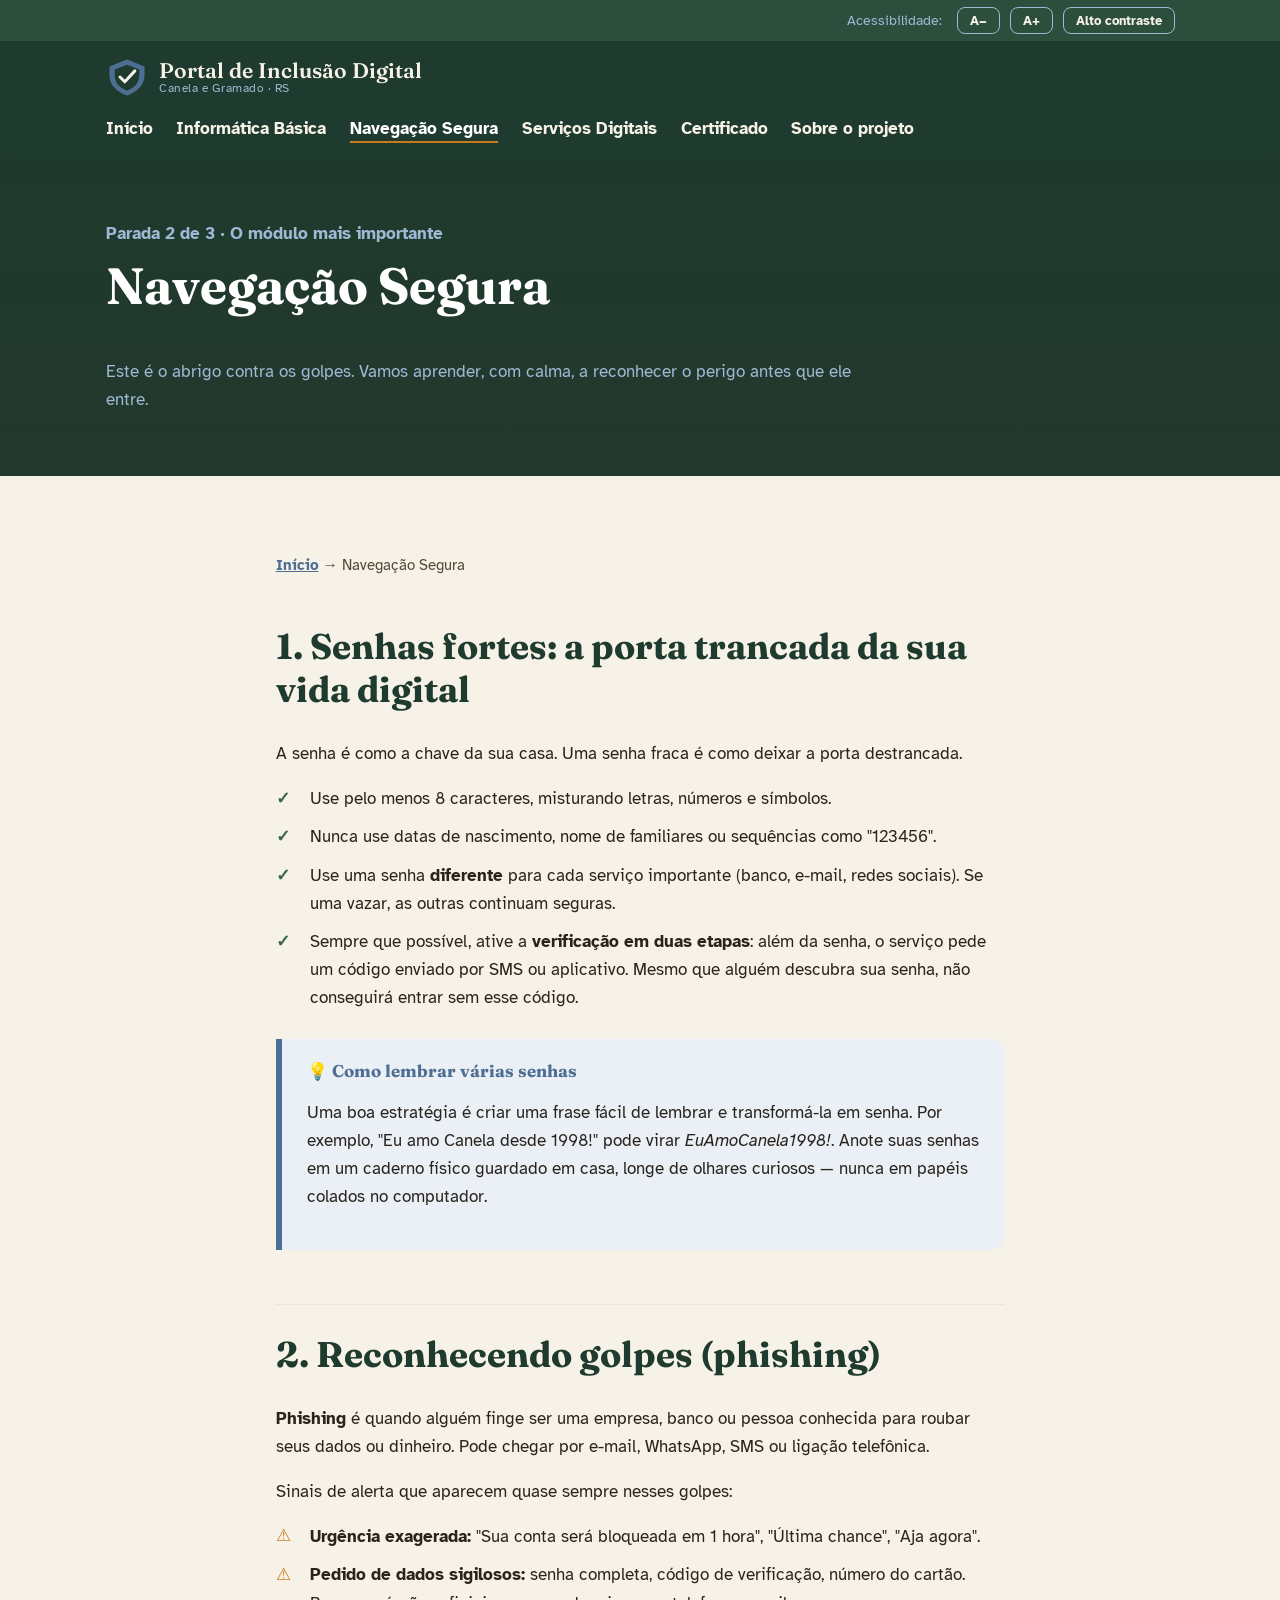
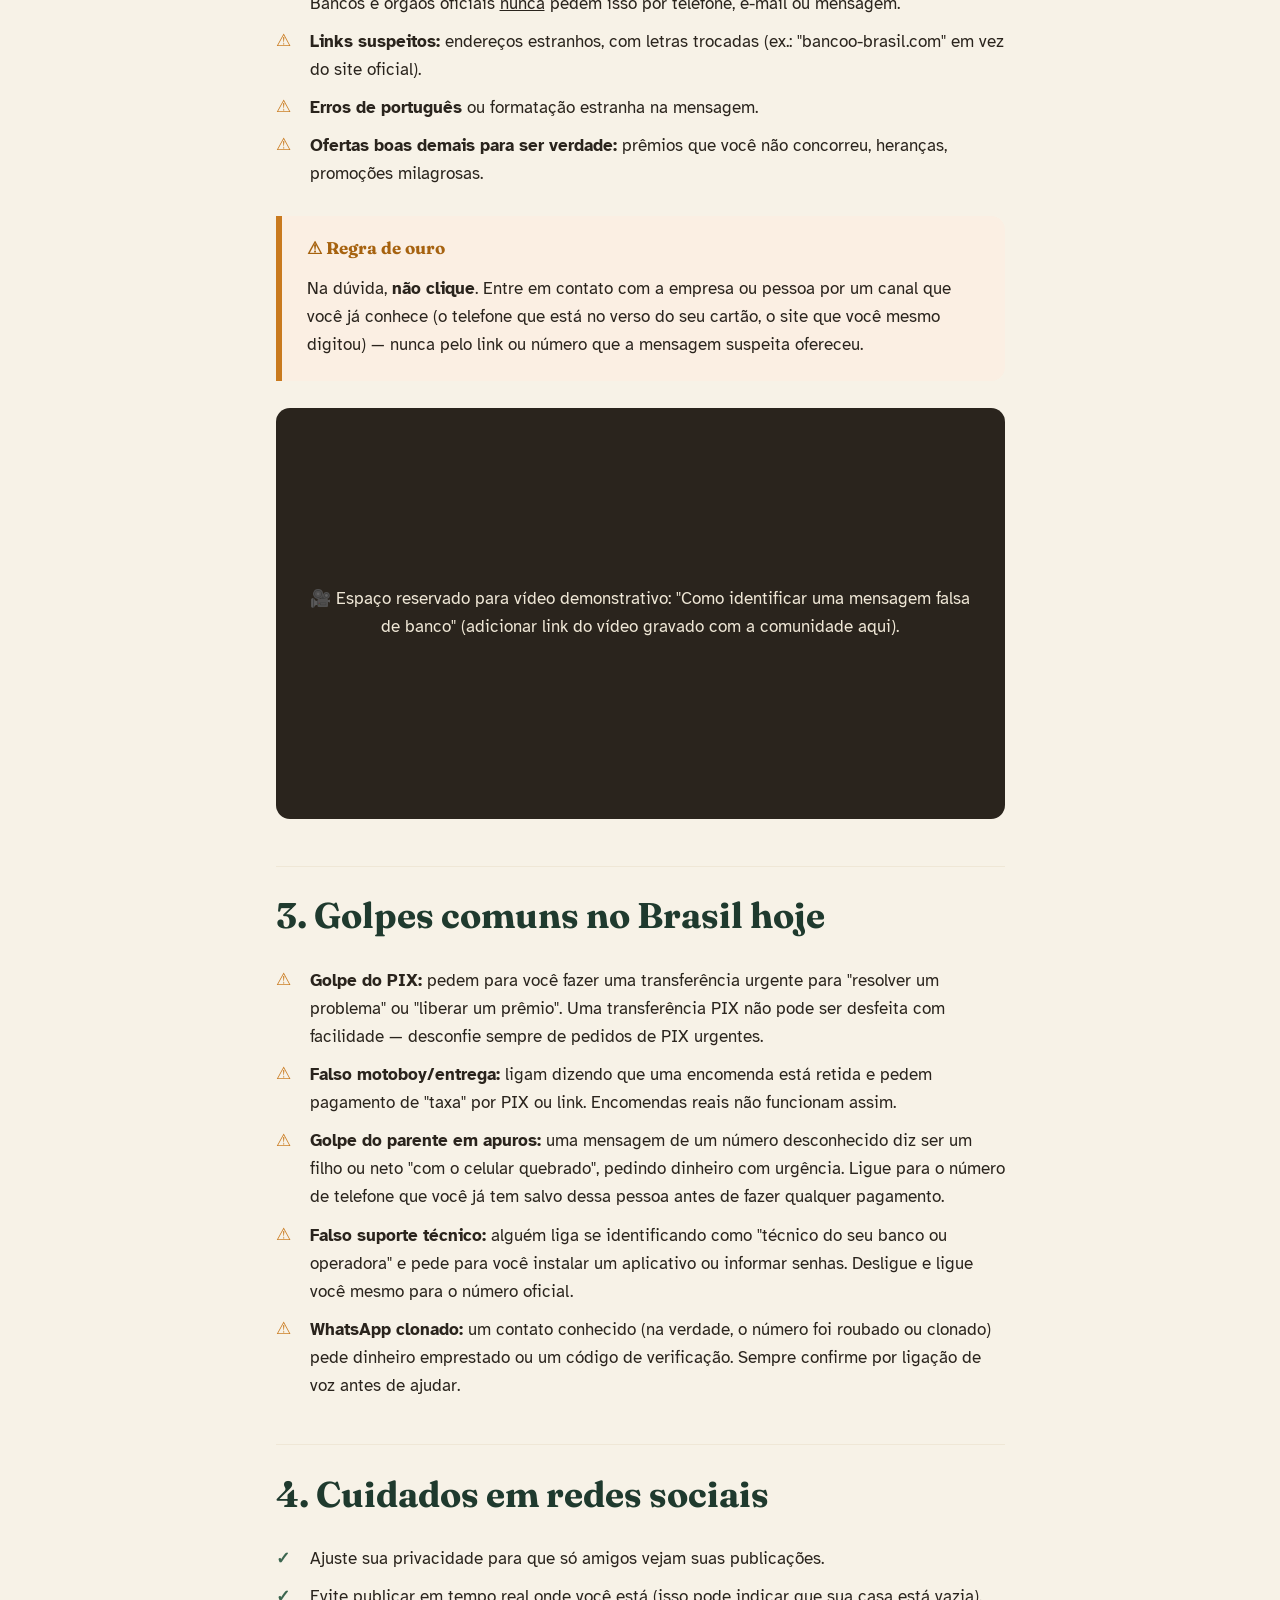
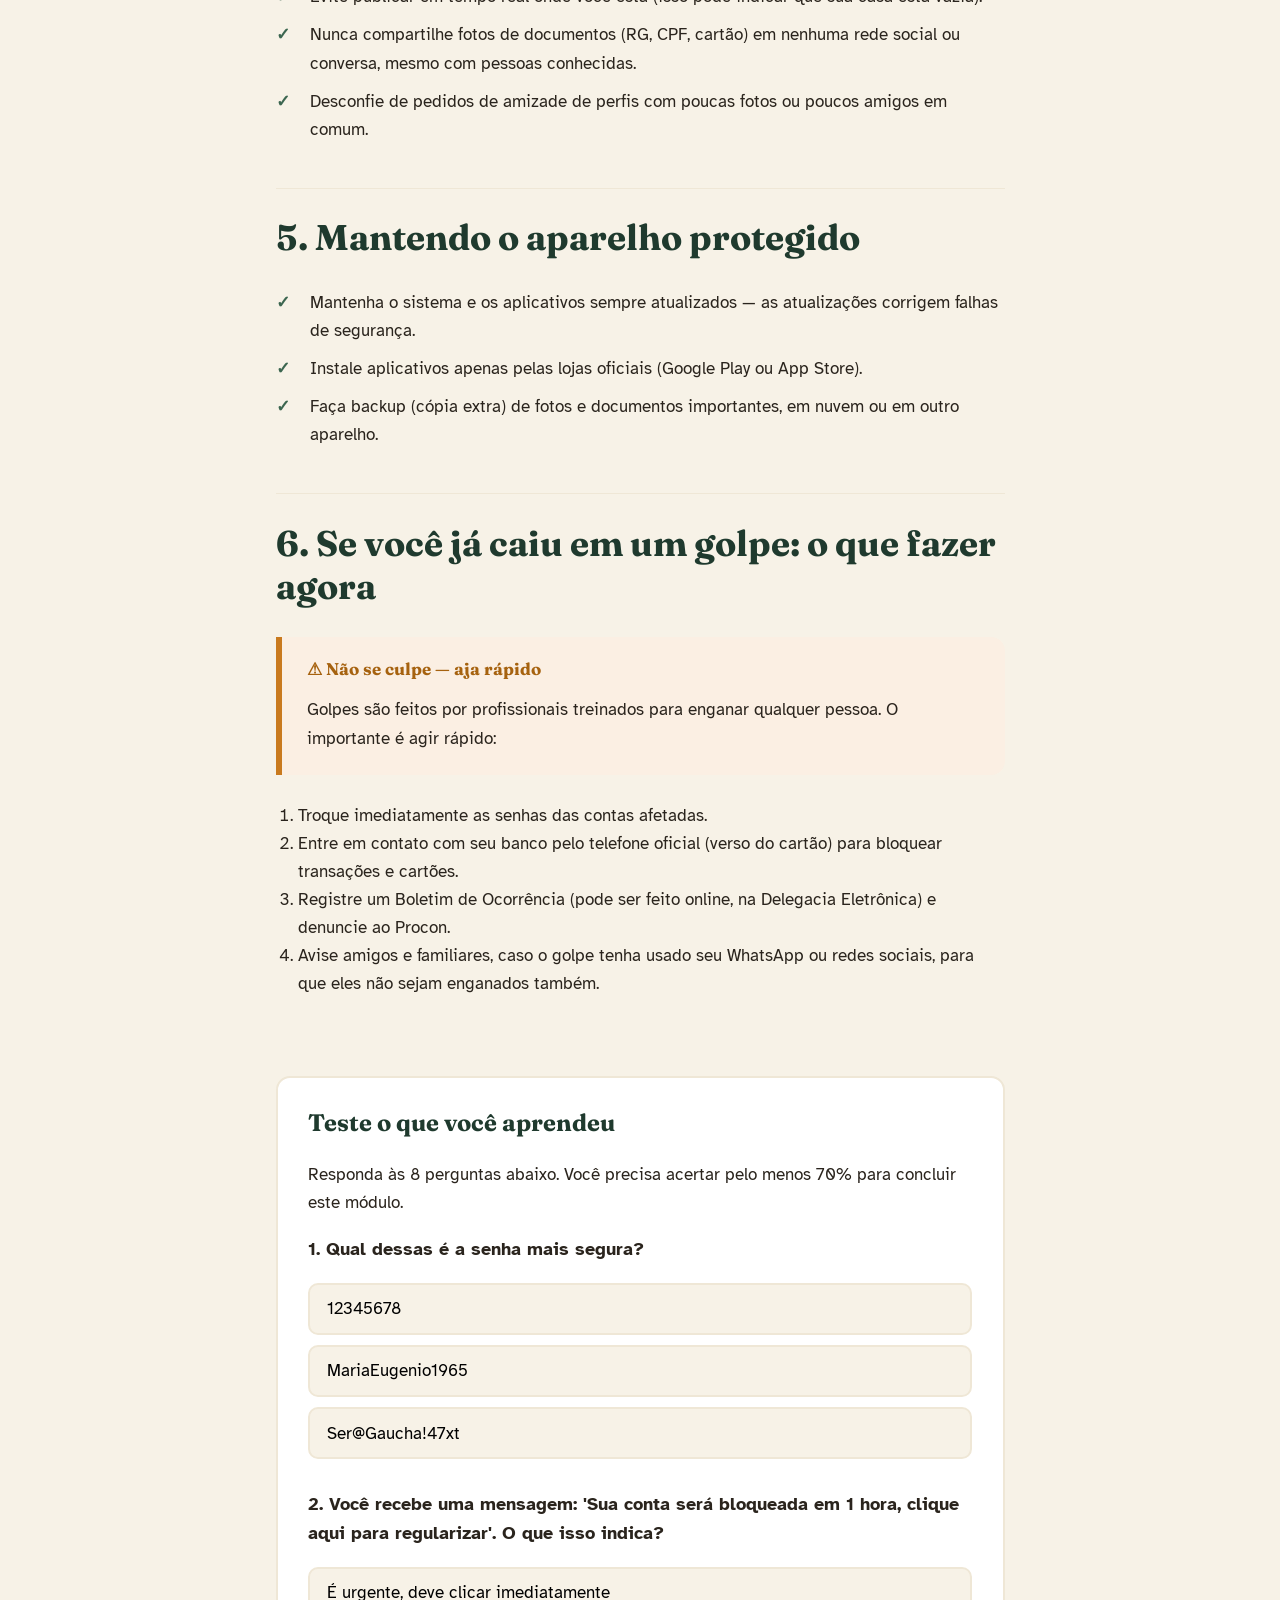
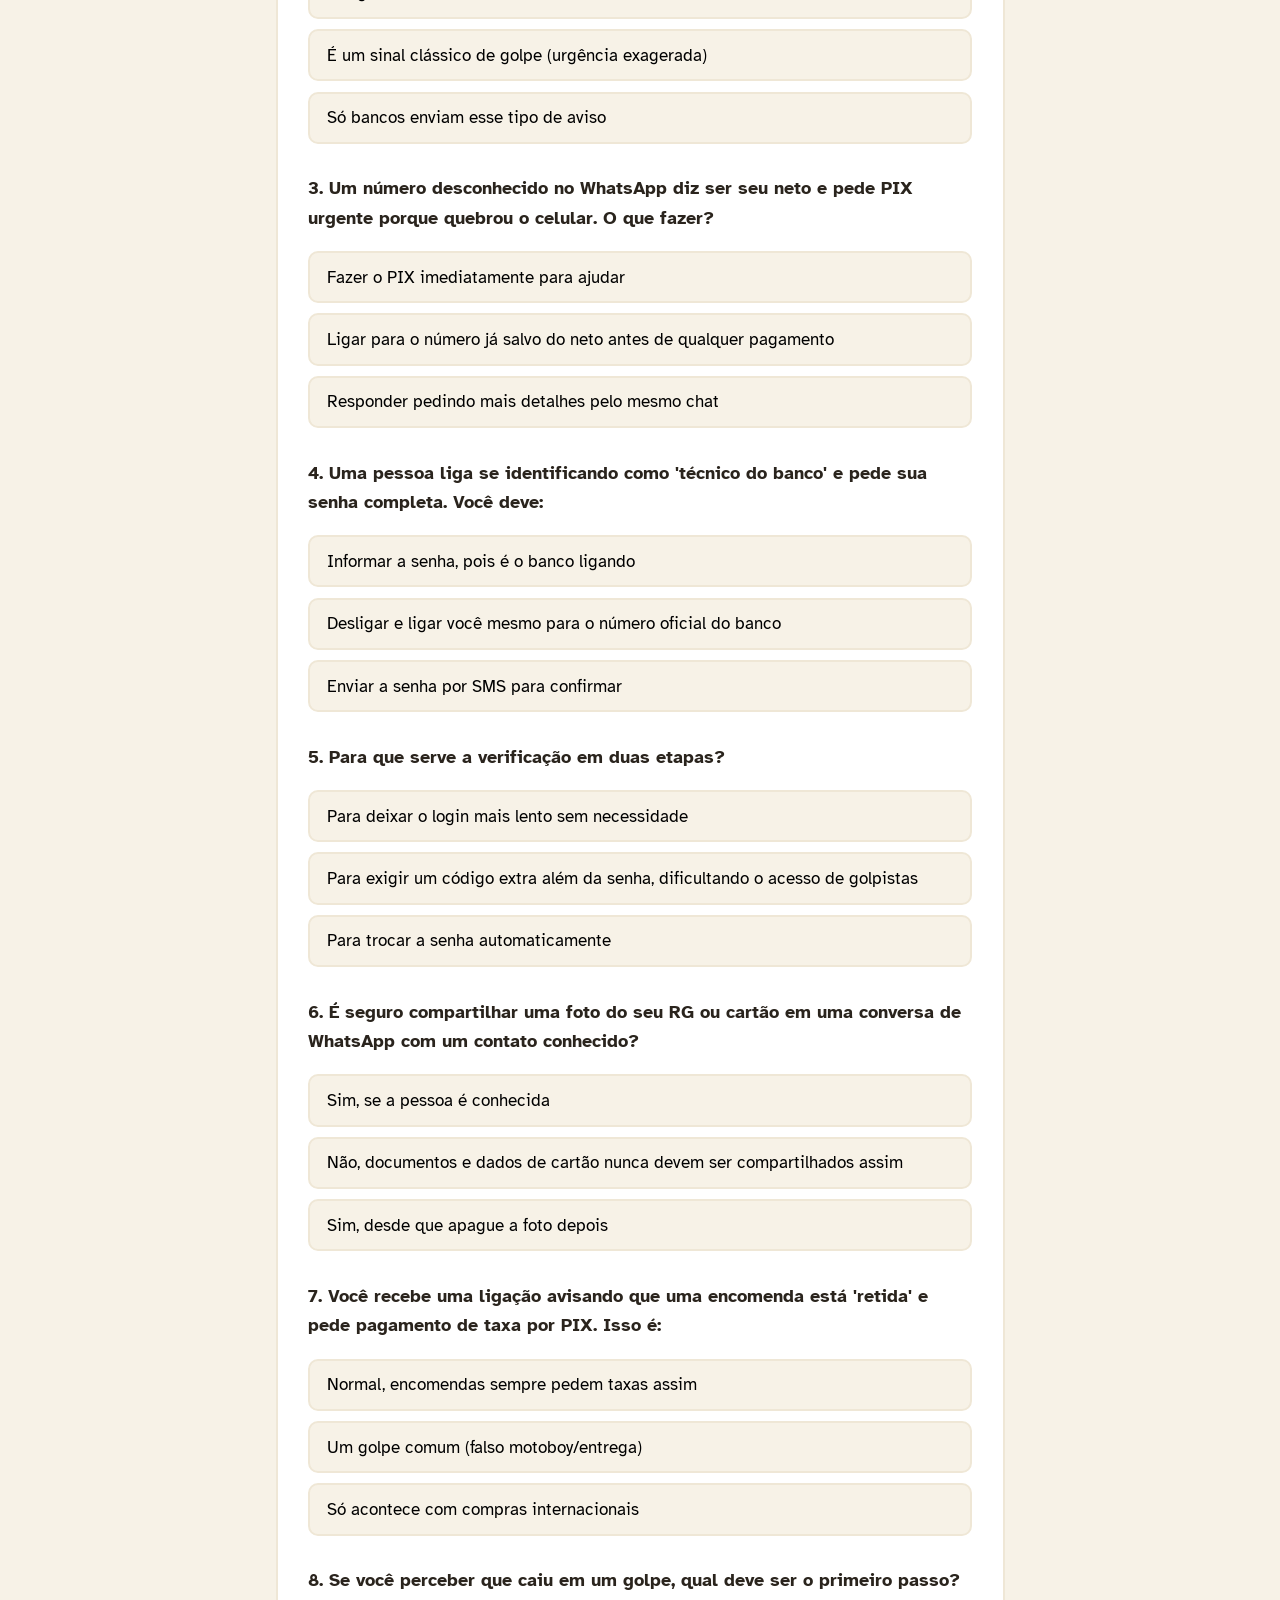
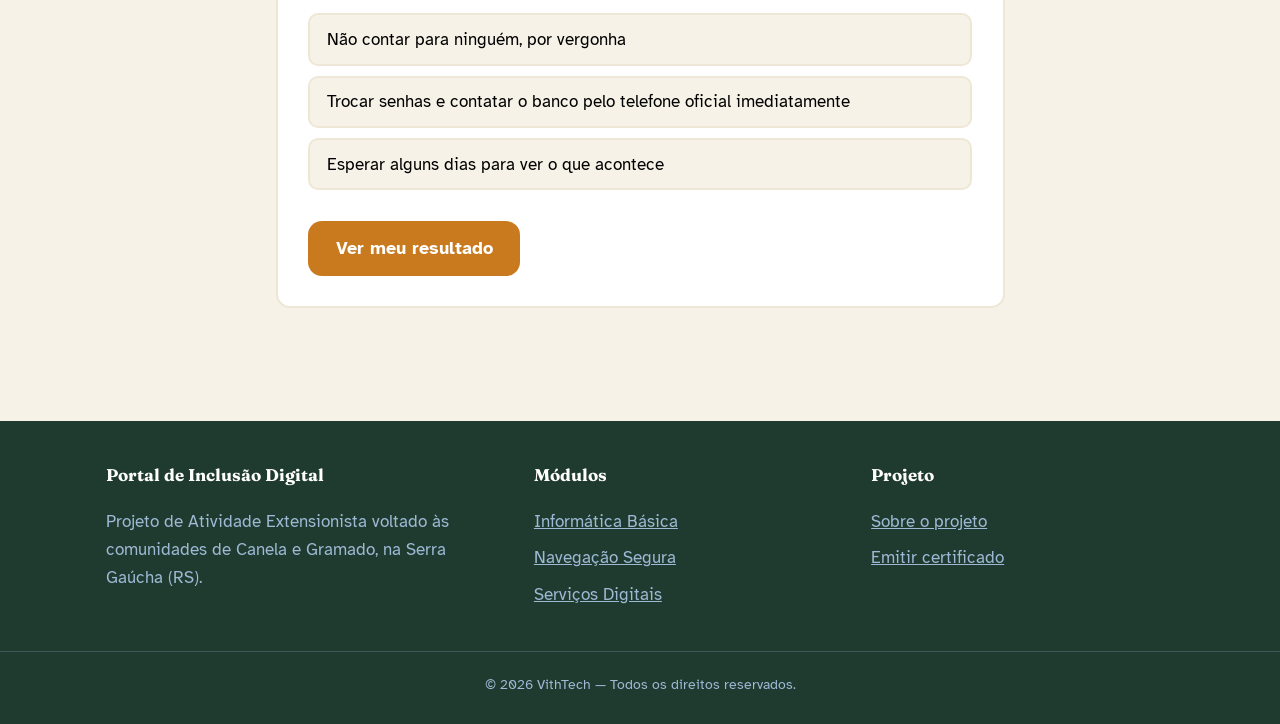
<file: portal-inclusao-digital/modulos/navegacao-segura.html>
<!DOCTYPE html>
<html lang="pt-BR">
<head>
<meta charset="UTF-8">
<meta name="viewport" content="width=device-width, initial-scale=1.0">
<title>Navegação Segura — Portal de Inclusão Digital</title>
<meta name="description" content="Aprenda a criar senhas fortes, reconhecer golpes digitais e navegar com segurança na internet.">
<link rel="preconnect" href="https://fonts.googleapis.com">
<link rel="preconnect" href="https://fonts.gstatic.com" crossorigin>
<link href="https://fonts.googleapis.com/css2?family=Fraunces:opsz,wght@9..144,500;9..144,600;9..144,700&family=Atkinson+Hyperlegible:wght@400;700&display=swap" rel="stylesheet">
<link rel="stylesheet" href="../css/style.css">
</head>
<body>
<a class="pular-conteudo" href="#conteudo-principal">Pular para o conteúdo</a>

<header class="cabecalho">
  <div class="barra-acessibilidade">
    <div class="container">
      <span>Acessibilidade:</span>
      <button type="button" class="botao-acess" id="botao-fonte-menos" aria-label="Diminuir tamanho da letra">A−</button>
      <button type="button" class="botao-acess" id="botao-fonte-mais" aria-label="Aumentar tamanho da letra">A+</button>
      <button type="button" class="botao-acess" id="botao-contraste" aria-pressed="false" aria-label="Ativar alto contraste">Alto contraste</button>
    </div>
  </div>
  <nav class="nav-principal" aria-label="Navegação principal">
    <div class="container">
      <a class="marca" href="../index.html">
        <svg class="icone-escudo" viewBox="0 0 48 48" aria-hidden="true">
          <path d="M24 4 L44 12 V22 C44 33 36 41 24 45 C12 41 4 33 4 22 V12 Z" fill="#4F6E93"/>
          <path d="M24 10 L38 15.5 V22 C38 30.5 32.5 36.5 24 39.5 C15.5 36.5 10 30.5 10 22 V15.5 Z" fill="#1F3A2E"/>
          <path d="M16 24 L21.5 29.5 L33 17" fill="none" stroke="#F7F2E7" stroke-width="3.4" stroke-linecap="round" stroke-linejoin="round"/>
        </svg>
        <span class="marca-texto">Portal de Inclusão Digital<small>Canela e Gramado · RS</small></span>
      </a>
      <button type="button" class="botao-menu" id="botao-menu" aria-expanded="false" aria-controls="links-nav" aria-label="Abrir menu">☰ Menu</button>
      <ul class="links-nav" id="links-nav">
        <li><a href="../index.html">Início</a></li>
        <li><a href="informatica-basica.html">Informática Básica</a></li>
        <li><a href="navegacao-segura.html" aria-current="page">Navegação Segura</a></li>
        <li><a href="servicos-digitais.html">Serviços Digitais</a></li>
        <li><a href="../certificado.html">Certificado</a></li>
        <li><a href="../sobre.html">Sobre o projeto</a></li>
      </ul>
    </div>
  </nav>
</header>

<main id="conteudo-principal">
  <section class="cabecalho-modulo" style="background:linear-gradient(180deg, var(--verde-pinheiro), #24382c);">
    <div class="container">
      <p style="color:var(--hortensia-clara); font-weight:700; margin-bottom:0.4rem;">Parada 2 de 3 · O módulo mais importante</p>
      <h1>Navegação Segura</h1>
      <p>Este é o abrigo contra os golpes. Vamos aprender, com calma, a reconhecer o perigo antes que ele entre.</p>
    </div>
  </section>

  <section class="secao">
    <div class="container miolo-modulo">
      <p class="trilha-migalhas"><a href="../index.html">Início</a> → Navegação Segura</p>

      <article class="licao">
        <h2>1. Senhas fortes: a porta trancada da sua vida digital</h2>
        <p>A senha é como a chave da sua casa. Uma senha fraca é como deixar a porta destrancada.</p>
        <ul class="lista-checagem">
          <li>Use pelo menos 8 caracteres, misturando letras, números e símbolos.</li>
          <li>Nunca use datas de nascimento, nome de familiares ou sequências como "123456".</li>
          <li>Use uma senha <strong>diferente</strong> para cada serviço importante (banco, e-mail, redes sociais). Se uma vazar, as outras continuam seguras.</li>
          <li>Sempre que possível, ative a <strong>verificação em duas etapas</strong>: além da senha, o serviço pede um código enviado por SMS ou aplicativo. Mesmo que alguém descubra sua senha, não conseguirá entrar sem esse código.</li>
        </ul>
        <div class="caixa-dica">
          <h4>💡 Como lembrar várias senhas</h4>
          <p>Uma boa estratégia é criar uma frase fácil de lembrar e transformá-la em senha. Por exemplo, "Eu amo Canela desde 1998!" pode virar <em>EuAmoCanela1998!</em>. Anote suas senhas em um caderno físico guardado em casa, longe de olhares curiosos — nunca em papéis colados no computador.</p>
        </div>
      </article>

      <article class="licao">
        <h2>2. Reconhecendo golpes (phishing)</h2>
        <p><strong>Phishing</strong> é quando alguém finge ser uma empresa, banco ou pessoa conhecida para roubar seus dados ou dinheiro. Pode chegar por e-mail, WhatsApp, SMS ou ligação telefônica.</p>
        <p>Sinais de alerta que aparecem quase sempre nesses golpes:</p>
        <ul class="lista-perigos">
          <li><strong>Urgência exagerada:</strong> "Sua conta será bloqueada em 1 hora", "Última chance", "Aja agora".</li>
          <li><strong>Pedido de dados sigilosos:</strong> senha completa, código de verificação, número do cartão. Bancos e órgãos oficiais <u>nunca</u> pedem isso por telefone, e-mail ou mensagem.</li>
          <li><strong>Links suspeitos:</strong> endereços estranhos, com letras trocadas (ex.: "bancoo-brasil.com" em vez do site oficial).</li>
          <li><strong>Erros de português</strong> ou formatação estranha na mensagem.</li>
          <li><strong>Ofertas boas demais para ser verdade:</strong> prêmios que você não concorreu, heranças, promoções milagrosas.</li>
        </ul>
        <div class="caixa-alerta">
          <h4>⚠ Regra de ouro</h4>
          <p>Na dúvida, <strong>não clique</strong>. Entre em contato com a empresa ou pessoa por um canal que você já conhece (o telefone que está no verso do seu cartão, o site que você mesmo digitou) — nunca pelo link ou número que a mensagem suspeita ofereceu.</p>
        </div>
        <div class="moldura-video" aria-hidden="true">
          <p>🎥 Espaço reservado para vídeo demonstrativo: "Como identificar uma mensagem falsa de banco" (adicionar link do vídeo gravado com a comunidade aqui).</p>
        </div>
      </article>

      <article class="licao">
        <h2>3. Golpes comuns no Brasil hoje</h2>
        <ul class="lista-perigos">
          <li><strong>Golpe do PIX:</strong> pedem para você fazer uma transferência urgente para "resolver um problema" ou "liberar um prêmio". Uma transferência PIX não pode ser desfeita com facilidade — desconfie sempre de pedidos de PIX urgentes.</li>
          <li><strong>Falso motoboy/entrega:</strong> ligam dizendo que uma encomenda está retida e pedem pagamento de "taxa" por PIX ou link. Encomendas reais não funcionam assim.</li>
          <li><strong>Golpe do parente em apuros:</strong> uma mensagem de um número desconhecido diz ser um filho ou neto "com o celular quebrado", pedindo dinheiro com urgência. Ligue para o número de telefone que você já tem salvo dessa pessoa antes de fazer qualquer pagamento.</li>
          <li><strong>Falso suporte técnico:</strong> alguém liga se identificando como "técnico do seu banco ou operadora" e pede para você instalar um aplicativo ou informar senhas. Desligue e ligue você mesmo para o número oficial.</li>
          <li><strong>WhatsApp clonado:</strong> um contato conhecido (na verdade, o número foi roubado ou clonado) pede dinheiro emprestado ou um código de verificação. Sempre confirme por ligação de voz antes de ajudar.</li>
        </ul>
      </article>

      <article class="licao">
        <h2>4. Cuidados em redes sociais</h2>
        <ul class="lista-checagem">
          <li>Ajuste sua privacidade para que só amigos vejam suas publicações.</li>
          <li>Evite publicar em tempo real onde você está (isso pode indicar que sua casa está vazia).</li>
          <li>Nunca compartilhe fotos de documentos (RG, CPF, cartão) em nenhuma rede social ou conversa, mesmo com pessoas conhecidas.</li>
          <li>Desconfie de pedidos de amizade de perfis com poucas fotos ou poucos amigos em comum.</li>
        </ul>
      </article>

      <article class="licao">
        <h2>5. Mantendo o aparelho protegido</h2>
        <ul class="lista-checagem">
          <li>Mantenha o sistema e os aplicativos sempre atualizados — as atualizações corrigem falhas de segurança.</li>
          <li>Instale aplicativos apenas pelas lojas oficiais (Google Play ou App Store).</li>
          <li>Faça backup (cópia extra) de fotos e documentos importantes, em nuvem ou em outro aparelho.</li>
        </ul>
      </article>

      <article class="licao">
        <h2>6. Se você já caiu em um golpe: o que fazer agora</h2>
        <div class="caixa-alerta">
          <h4>⚠ Não se culpe — aja rápido</h4>
          <p>Golpes são feitos por profissionais treinados para enganar qualquer pessoa. O importante é agir rápido:</p>
        </div>
        <ol style="padding-left:1.3rem;">
          <li>Troque imediatamente as senhas das contas afetadas.</li>
          <li>Entre em contato com seu banco pelo telefone oficial (verso do cartão) para bloquear transações e cartões.</li>
          <li>Registre um Boletim de Ocorrência (pode ser feito online, na Delegacia Eletrônica) e denuncie ao Procon.</li>
          <li>Avise amigos e familiares, caso o golpe tenha usado seu WhatsApp ou redes sociais, para que eles não sejam enganados também.</li>
        </ol>
      </article>

      <div id="quiz-container"></div>
    </div>
  </section>
</main>

<footer class="rodape">
  <div class="container">
    <div>
      <h4>Portal de Inclusão Digital</h4>
      <p style="color:var(--hortensia-clara); max-width:40ch;">Projeto de Atividade Extensionista voltado às comunidades de Canela e Gramado, na Serra Gaúcha (RS).</p>
    </div>
    <div>
      <h4>Módulos</h4>
      <ul>
        <li><a href="informatica-basica.html">Informática Básica</a></li>
        <li><a href="navegacao-segura.html">Navegação Segura</a></li>
        <li><a href="servicos-digitais.html">Serviços Digitais</a></li>
      </ul>
    </div>
    <div>
      <h4>Projeto</h4>
      <ul>
        <li><a href="../sobre.html">Sobre o projeto</a></li>
        <li><a href="../certificado.html">Emitir certificado</a></li>
      </ul>
    </div>
  </div>
  <div class="linha-rodape">
    © 2026 VithTech — Todos os direitos reservados.
  </div>
</footer>

<script>
  window.CHAVE_MODULO = "navegacao";
  window.DADOS_QUIZ = [
    {
      pergunta: "Qual dessas é a senha mais segura?",
      opcoes: ["12345678", "MariaEugenio1965", "Ser@Gaucha!47xt"],
      correta: 2,
      explicacao: "Senhas fortes misturam letras maiúsculas, minúsculas, números e símbolos, e evitam nomes ou datas pessoais."
    },
    {
      pergunta: "Você recebe uma mensagem: 'Sua conta será bloqueada em 1 hora, clique aqui para regularizar'. O que isso indica?",
      opcoes: ["É urgente, deve clicar imediatamente", "É um sinal clássico de golpe (urgência exagerada)", "Só bancos enviam esse tipo de aviso"],
      correta: 1,
      explicacao: "Criar urgência é uma das táticas mais comuns de golpes digitais, para que a pessoa não pare para pensar."
    },
    {
      pergunta: "Um número desconhecido no WhatsApp diz ser seu neto e pede PIX urgente porque quebrou o celular. O que fazer?",
      opcoes: ["Fazer o PIX imediatamente para ajudar", "Ligar para o número já salvo do neto antes de qualquer pagamento", "Responder pedindo mais detalhes pelo mesmo chat"],
      correta: 1,
      explicacao: "Sempre confirme por uma ligação de voz para o número que você já conhece, antes de enviar qualquer valor."
    },
    {
      pergunta: "Uma pessoa liga se identificando como 'técnico do banco' e pede sua senha completa. Você deve:",
      opcoes: ["Informar a senha, pois é o banco ligando", "Desligar e ligar você mesmo para o número oficial do banco", "Enviar a senha por SMS para confirmar"],
      correta: 1,
      explicacao: "Bancos nunca pedem senha completa por telefone. Desligue e ligue para o número oficial impresso no cartão."
    },
    {
      pergunta: "Para que serve a verificação em duas etapas?",
      opcoes: ["Para deixar o login mais lento sem necessidade", "Para exigir um código extra além da senha, dificultando o acesso de golpistas", "Para trocar a senha automaticamente"],
      correta: 1,
      explicacao: "Mesmo que a senha seja descoberta, o código extra impede que outra pessoa entre na sua conta."
    },
    {
      pergunta: "É seguro compartilhar uma foto do seu RG ou cartão em uma conversa de WhatsApp com um contato conhecido?",
      opcoes: ["Sim, se a pessoa é conhecida", "Não, documentos e dados de cartão nunca devem ser compartilhados assim", "Sim, desde que apague a foto depois"],
      correta: 1,
      explicacao: "Contas podem ser clonadas ou invadidas. Documentos e dados de cartão não devem circular por mensagens."
    },
    {
      pergunta: "Você recebe uma ligação avisando que uma encomenda está 'retida' e pede pagamento de taxa por PIX. Isso é:",
      opcoes: ["Normal, encomendas sempre pedem taxas assim", "Um golpe comum (falso motoboy/entrega)", "Só acontece com compras internacionais"],
      correta: 1,
      explicacao: "Encomendas legítimas não cobram 'taxas de liberação' por PIX ou link enviado por ligação ou mensagem."
    },
    {
      pergunta: "Se você perceber que caiu em um golpe, qual deve ser o primeiro passo?",
      opcoes: ["Não contar para ninguém, por vergonha", "Trocar senhas e contatar o banco pelo telefone oficial imediatamente", "Esperar alguns dias para ver o que acontece"],
      correta: 1,
      explicacao: "Agir rápido — trocando senhas e contatando o banco pelo canal oficial — reduz bastante os danos."
    }
  ];
</script>
<script src="../js/quiz.js"></script>
<script src="../js/main.js"></script>
</body>
</html>
</file>
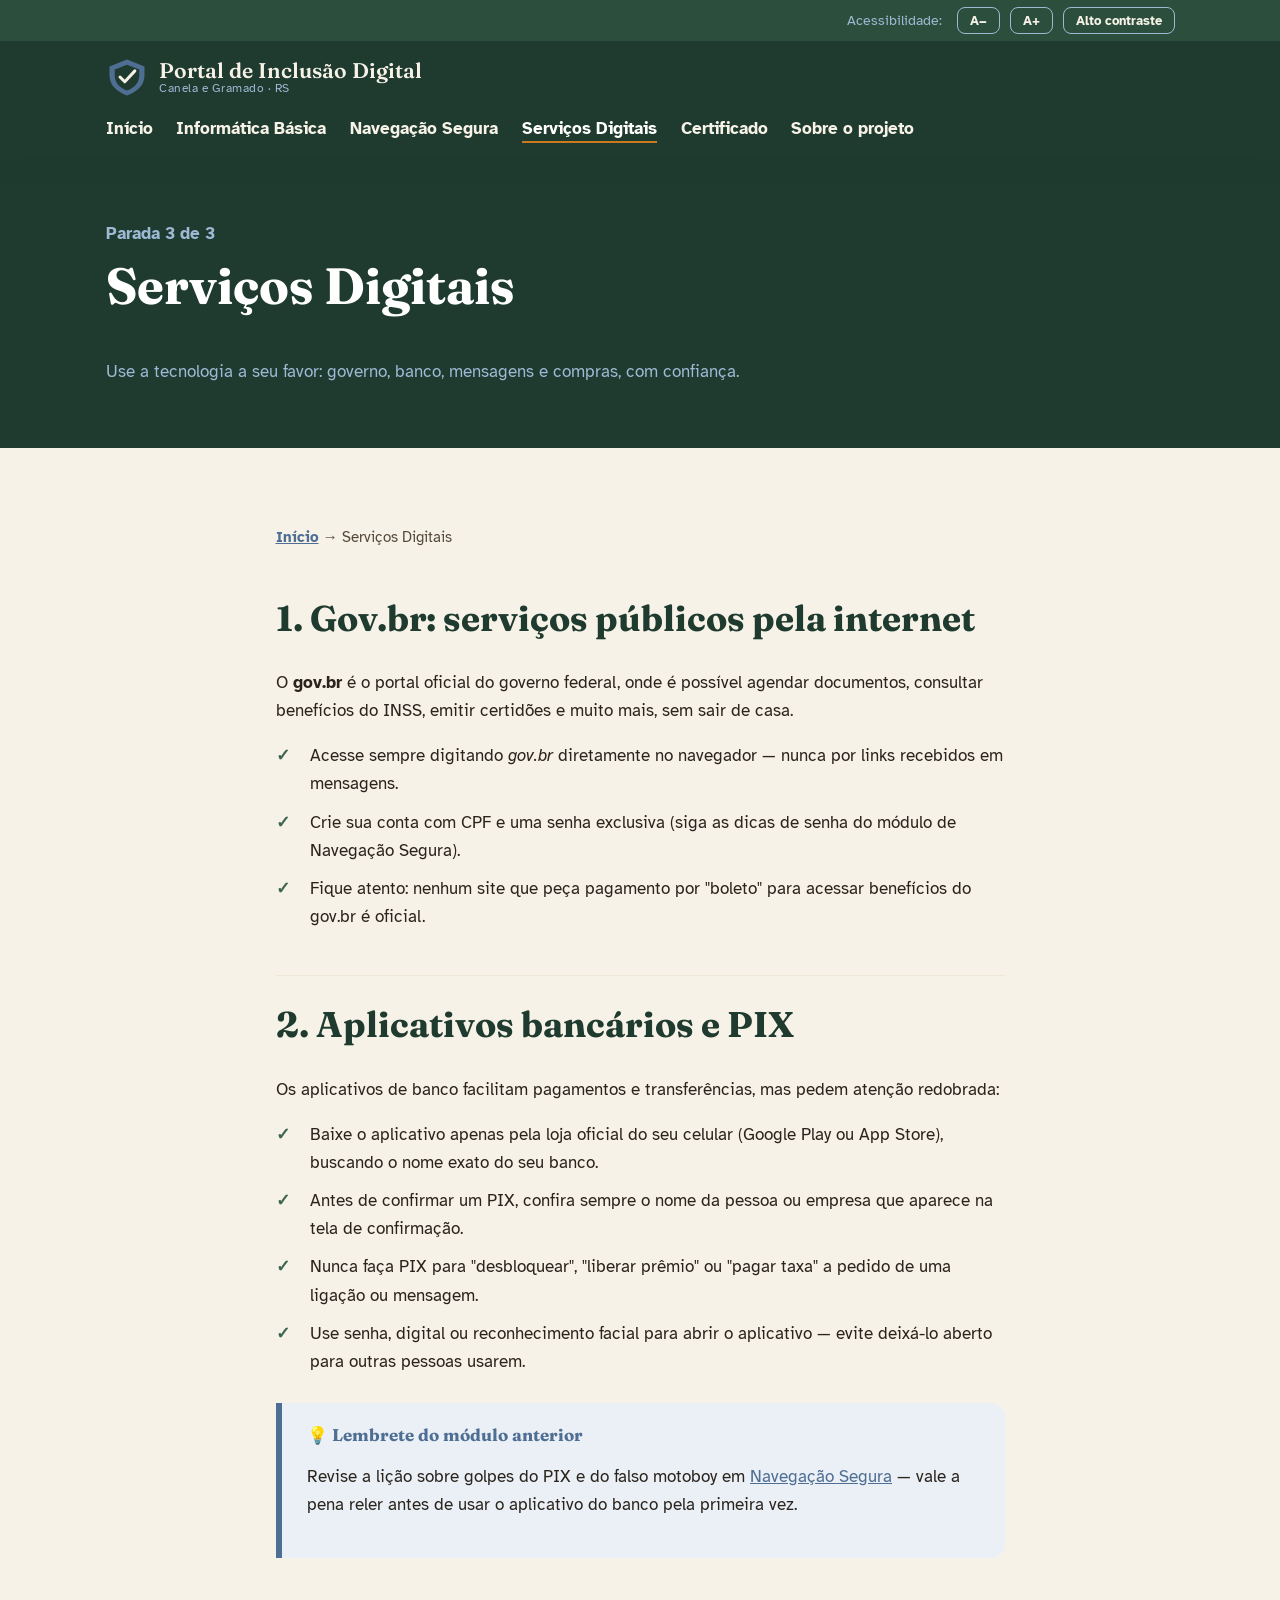
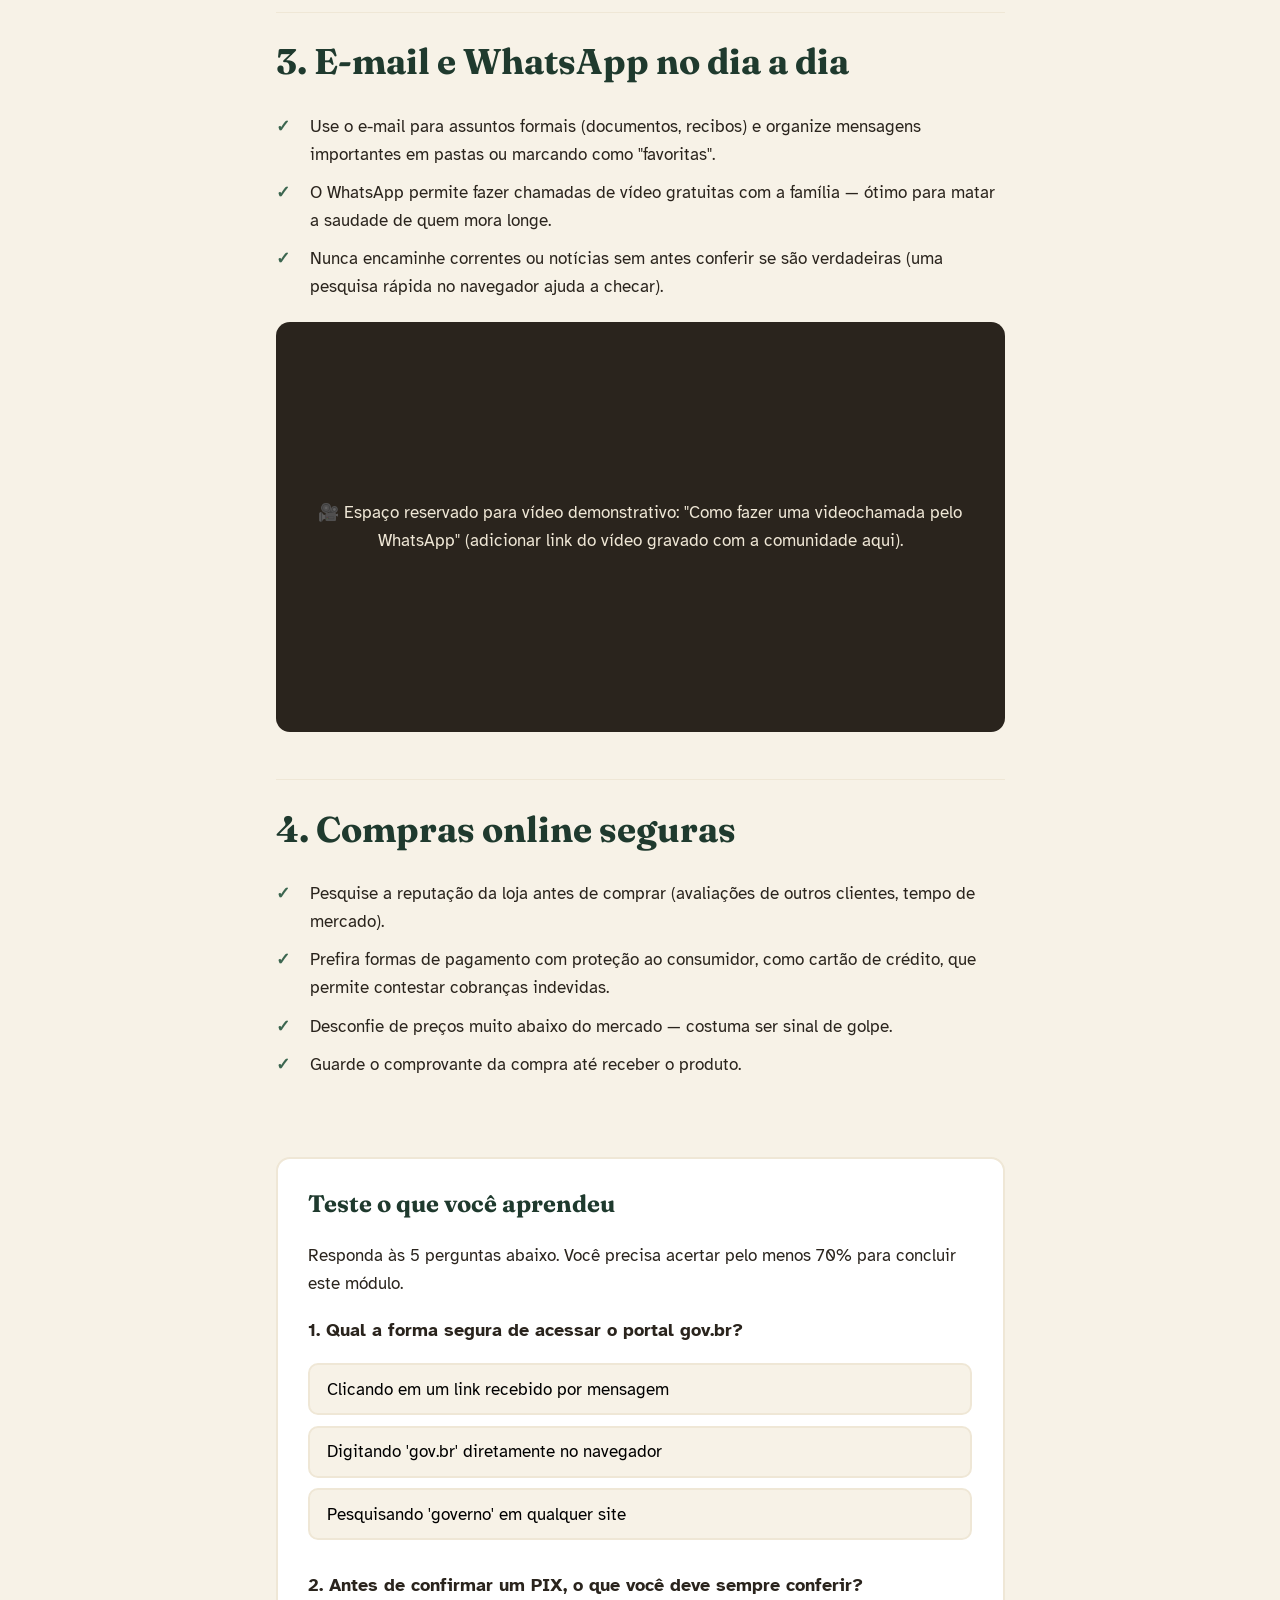
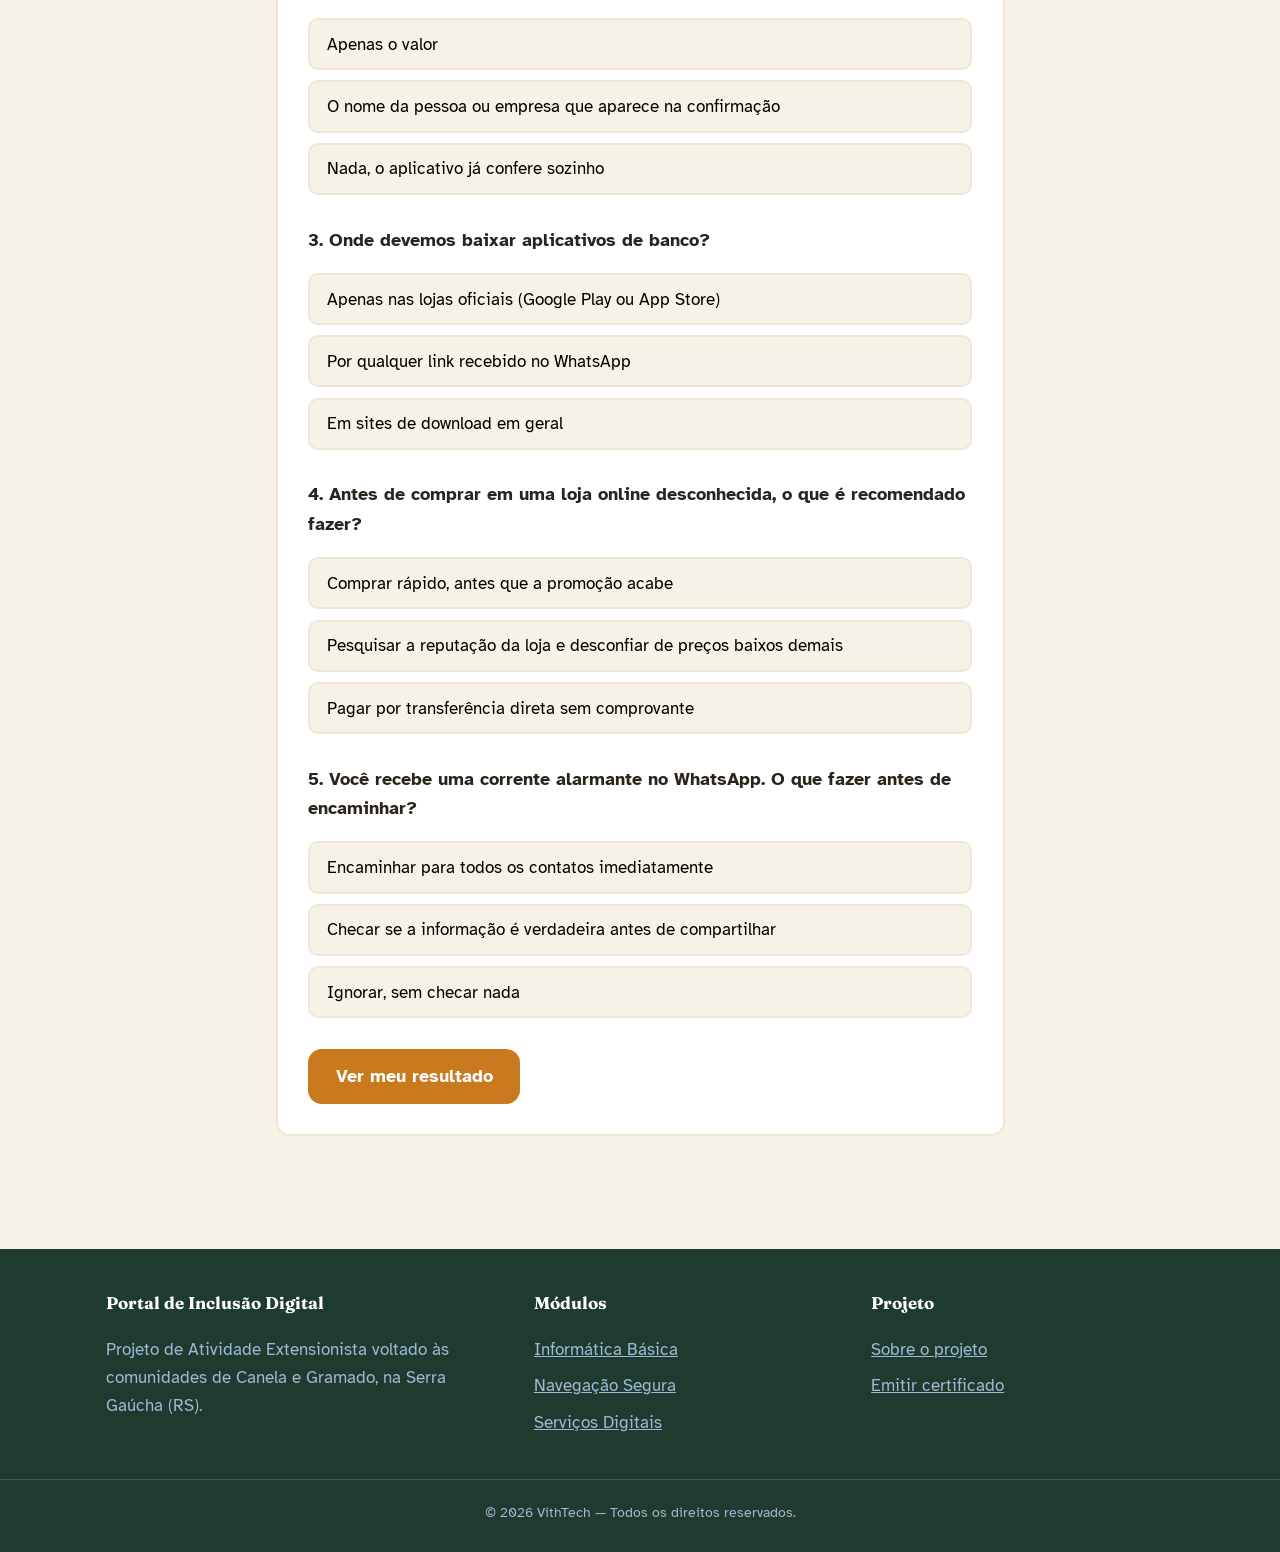
<file: portal-inclusao-digital/modulos/servicos-digitais.html>
<!DOCTYPE html>
<html lang="pt-BR">
<head>
<meta charset="UTF-8">
<meta name="viewport" content="width=device-width, initial-scale=1.0">
<title>Serviços Digitais — Portal de Inclusão Digital</title>
<meta name="description" content="Aprenda a usar Gov.br, aplicativos de banco, PIX, WhatsApp e compras online com segurança.">
<link rel="preconnect" href="https://fonts.googleapis.com">
<link rel="preconnect" href="https://fonts.gstatic.com" crossorigin>
<link href="https://fonts.googleapis.com/css2?family=Fraunces:opsz,wght@9..144,500;9..144,600;9..144,700&family=Atkinson+Hyperlegible:wght@400;700&display=swap" rel="stylesheet">
<link rel="stylesheet" href="../css/style.css">
</head>
<body>
<a class="pular-conteudo" href="#conteudo-principal">Pular para o conteúdo</a>

<header class="cabecalho">
  <div class="barra-acessibilidade">
    <div class="container">
      <span>Acessibilidade:</span>
      <button type="button" class="botao-acess" id="botao-fonte-menos" aria-label="Diminuir tamanho da letra">A−</button>
      <button type="button" class="botao-acess" id="botao-fonte-mais" aria-label="Aumentar tamanho da letra">A+</button>
      <button type="button" class="botao-acess" id="botao-contraste" aria-pressed="false" aria-label="Ativar alto contraste">Alto contraste</button>
    </div>
  </div>
  <nav class="nav-principal" aria-label="Navegação principal">
    <div class="container">
      <a class="marca" href="../index.html">
        <svg class="icone-escudo" viewBox="0 0 48 48" aria-hidden="true">
          <path d="M24 4 L44 12 V22 C44 33 36 41 24 45 C12 41 4 33 4 22 V12 Z" fill="#4F6E93"/>
          <path d="M24 10 L38 15.5 V22 C38 30.5 32.5 36.5 24 39.5 C15.5 36.5 10 30.5 10 22 V15.5 Z" fill="#1F3A2E"/>
          <path d="M16 24 L21.5 29.5 L33 17" fill="none" stroke="#F7F2E7" stroke-width="3.4" stroke-linecap="round" stroke-linejoin="round"/>
        </svg>
        <span class="marca-texto">Portal de Inclusão Digital<small>Canela e Gramado · RS</small></span>
      </a>
      <button type="button" class="botao-menu" id="botao-menu" aria-expanded="false" aria-controls="links-nav" aria-label="Abrir menu">☰ Menu</button>
      <ul class="links-nav" id="links-nav">
        <li><a href="../index.html">Início</a></li>
        <li><a href="informatica-basica.html">Informática Básica</a></li>
        <li><a href="navegacao-segura.html">Navegação Segura</a></li>
        <li><a href="servicos-digitais.html" aria-current="page">Serviços Digitais</a></li>
        <li><a href="../certificado.html">Certificado</a></li>
        <li><a href="../sobre.html">Sobre o projeto</a></li>
      </ul>
    </div>
  </nav>
</header>

<main id="conteudo-principal">
  <section class="cabecalho-modulo">
    <div class="container">
      <p style="color:var(--hortensia-clara); font-weight:700; margin-bottom:0.4rem;">Parada 3 de 3</p>
      <h1>Serviços Digitais</h1>
      <p>Use a tecnologia a seu favor: governo, banco, mensagens e compras, com confiança.</p>
    </div>
  </section>

  <section class="secao">
    <div class="container miolo-modulo">
      <p class="trilha-migalhas"><a href="../index.html">Início</a> → Serviços Digitais</p>

      <article class="licao">
        <h2>1. Gov.br: serviços públicos pela internet</h2>
        <p>O <strong>gov.br</strong> é o portal oficial do governo federal, onde é possível agendar documentos, consultar benefícios do INSS, emitir certidões e muito mais, sem sair de casa.</p>
        <ul class="lista-checagem">
          <li>Acesse sempre digitando <em>gov.br</em> diretamente no navegador — nunca por links recebidos em mensagens.</li>
          <li>Crie sua conta com CPF e uma senha exclusiva (siga as dicas de senha do módulo de Navegação Segura).</li>
          <li>Fique atento: nenhum site que peça pagamento por "boleto" para acessar benefícios do gov.br é oficial.</li>
        </ul>
      </article>

      <article class="licao">
        <h2>2. Aplicativos bancários e PIX</h2>
        <p>Os aplicativos de banco facilitam pagamentos e transferências, mas pedem atenção redobrada:</p>
        <ul class="lista-checagem">
          <li>Baixe o aplicativo apenas pela loja oficial do seu celular (Google Play ou App Store), buscando o nome exato do seu banco.</li>
          <li>Antes de confirmar um PIX, confira sempre o nome da pessoa ou empresa que aparece na tela de confirmação.</li>
          <li>Nunca faça PIX para "desbloquear", "liberar prêmio" ou "pagar taxa" a pedido de uma ligação ou mensagem.</li>
          <li>Use senha, digital ou reconhecimento facial para abrir o aplicativo — evite deixá-lo aberto para outras pessoas usarem.</li>
        </ul>
        <div class="caixa-dica">
          <h4>💡 Lembrete do módulo anterior</h4>
          <p>Revise a lição sobre golpes do PIX e do falso motoboy em <a href="navegacao-segura.html">Navegação Segura</a> — vale a pena reler antes de usar o aplicativo do banco pela primeira vez.</p>
        </div>
      </article>

      <article class="licao">
        <h2>3. E-mail e WhatsApp no dia a dia</h2>
        <ul class="lista-checagem">
          <li>Use o e-mail para assuntos formais (documentos, recibos) e organize mensagens importantes em pastas ou marcando como "favoritas".</li>
          <li>O WhatsApp permite fazer chamadas de vídeo gratuitas com a família — ótimo para matar a saudade de quem mora longe.</li>
          <li>Nunca encaminhe correntes ou notícias sem antes conferir se são verdadeiras (uma pesquisa rápida no navegador ajuda a checar).</li>
        </ul>
        <div class="moldura-video" aria-hidden="true">
          <p>🎥 Espaço reservado para vídeo demonstrativo: "Como fazer uma videochamada pelo WhatsApp" (adicionar link do vídeo gravado com a comunidade aqui).</p>
        </div>
      </article>

      <article class="licao">
        <h2>4. Compras online seguras</h2>
        <ul class="lista-checagem">
          <li>Pesquise a reputação da loja antes de comprar (avaliações de outros clientes, tempo de mercado).</li>
          <li>Prefira formas de pagamento com proteção ao consumidor, como cartão de crédito, que permite contestar cobranças indevidas.</li>
          <li>Desconfie de preços muito abaixo do mercado — costuma ser sinal de golpe.</li>
          <li>Guarde o comprovante da compra até receber o produto.</li>
        </ul>
      </article>

      <div id="quiz-container"></div>
    </div>
  </section>
</main>

<footer class="rodape">
  <div class="container">
    <div>
      <h4>Portal de Inclusão Digital</h4>
      <p style="color:var(--hortensia-clara); max-width:40ch;">Projeto de Atividade Extensionista voltado às comunidades de Canela e Gramado, na Serra Gaúcha (RS).</p>
    </div>
    <div>
      <h4>Módulos</h4>
      <ul>
        <li><a href="informatica-basica.html">Informática Básica</a></li>
        <li><a href="navegacao-segura.html">Navegação Segura</a></li>
        <li><a href="servicos-digitais.html">Serviços Digitais</a></li>
      </ul>
    </div>
    <div>
      <h4>Projeto</h4>
      <ul>
        <li><a href="../sobre.html">Sobre o projeto</a></li>
        <li><a href="../certificado.html">Emitir certificado</a></li>
      </ul>
    </div>
  </div>
  <div class="linha-rodape">
    © 2026 VithTech — Todos os direitos reservados.  </div>
</footer>

<script>
  window.CHAVE_MODULO = "servicos";
  window.DADOS_QUIZ = [
    {
      pergunta: "Qual a forma segura de acessar o portal gov.br?",
      opcoes: ["Clicando em um link recebido por mensagem", "Digitando 'gov.br' diretamente no navegador", "Pesquisando 'governo' em qualquer site"],
      correta: 1,
      explicacao: "Digitar o endereço diretamente evita cair em sites falsos que imitam o gov.br."
    },
    {
      pergunta: "Antes de confirmar um PIX, o que você deve sempre conferir?",
      opcoes: ["Apenas o valor", "O nome da pessoa ou empresa que aparece na confirmação", "Nada, o aplicativo já confere sozinho"],
      correta: 1,
      explicacao: "Conferir o nome exibido na confirmação ajuda a identificar se o PIX está indo para o destino certo."
    },
    {
      pergunta: "Onde devemos baixar aplicativos de banco?",
      opcoes: ["Apenas nas lojas oficiais (Google Play ou App Store)", "Por qualquer link recebido no WhatsApp", "Em sites de download em geral"],
      correta: 0,
      explicacao: "Lojas oficiais verificam os aplicativos antes de disponibilizá-los, reduzindo o risco de apps falsos."
    },
    {
      pergunta: "Antes de comprar em uma loja online desconhecida, o que é recomendado fazer?",
      opcoes: ["Comprar rápido, antes que a promoção acabe", "Pesquisar a reputação da loja e desconfiar de preços baixos demais", "Pagar por transferência direta sem comprovante"],
      correta: 1,
      explicacao: "Pesquisar a reputação da loja e desconfiar de ofertas boas demais evita golpes em compras online."
    },
    {
      pergunta: "Você recebe uma corrente alarmante no WhatsApp. O que fazer antes de encaminhar?",
      opcoes: ["Encaminhar para todos os contatos imediatamente", "Checar se a informação é verdadeira antes de compartilhar", "Ignorar, sem checar nada"],
      correta: 1,
      explicacao: "Verificar antes de compartilhar ajuda a não espalhar desinformação, mesmo sem querer."
    }
  ];
</script>
<script src="../js/quiz.js"></script>
<script src="../js/main.js"></script>
</body>
</html>
</file>
<file: css/style.css>
/* ============================================================
   Portal de Inclusão Digital — Canela e Gramado/RS
   Paleta: pinheiros da serra, madeira de cabana e hortênsias.
   Tipografia: Fraunces (títulos) + Atkinson Hyperlegible (corpo,
   fonte desenhada para leitura acessível — escolha proposital
   para um público que inclui pessoas idosas).
   ============================================================ */

:root {
  /* Cores */
  --verde-pinheiro: #1F3A2E;
  --verde-pinheiro-2: #2C4F3D;
  --verde-pinheiro-3: #3C6650;
  --madeira: #7A4B30;
  --madeira-clara: #B9773F;
  --hortensia: #4F6E93;
  --hortensia-clara: #9DB9D4;
  --hortensia-fundo: #EAF0F6;
  --brasa: #C97A1E;
  --brasa-escura: #A6620F;
  --creme: #F7F2E7;
  --creme-2: #EFE7D6;
  --carvao: #2A241D;
  --carvao-suave: #55493A;
  --branco: #FFFFFF;
  --alerta-fundo: #FBEFE3;
  --alerta-borda: #C97A1E;
  --sucesso-fundo: #E8F0E9;
  --sucesso-borda: #3C6650;

  /* Tipografia */
  --fonte-titulo: "Fraunces", "Georgia", serif;
  --fonte-corpo: "Atkinson Hyperlegible", "Segoe UI", Arial, sans-serif;

  /* Escala (ajustável pelo botão de acessibilidade) */
  --escala-fonte: 1;
  --raio: 14px;
  --sombra: 0 6px 20px rgba(31, 58, 46, 0.14);
}

html[data-contraste="alto"] {
  --creme: #FFFFFF;
  --creme-2: #FFFFFF;
  --carvao: #000000;
  --hortensia-fundo: #FFFFFF;
}

* { box-sizing: border-box; }

html {
  font-size: calc(17px * var(--escala-fonte));
  scroll-behavior: smooth;
}

@media (prefers-reduced-motion: reduce) {
  html { scroll-behavior: auto; }
  * { animation-duration: 0.001ms !important; transition-duration: 0.001ms !important; }
}

body {
  margin: 0;
  font-family: var(--fonte-corpo);
  background: var(--creme);
  color: var(--carvao);
  line-height: 1.65;
}

img, svg { max-width: 100%; display: block; }

a { color: var(--hortensia); }
a:hover { color: var(--brasa); }

.pular-conteudo {
  position: absolute;
  left: -9999px;
  top: 0;
  background: var(--brasa);
  color: #fff;
  padding: 0.8rem 1.2rem;
  border-radius: 0 0 var(--raio) 0;
  z-index: 999;
  font-weight: 700;
}
.pular-conteudo:focus { left: 0; }

:focus-visible {
  outline: 3px solid var(--brasa);
  outline-offset: 3px;
}

h1, h2, h3, h4 {
  font-family: var(--fonte-titulo);
  color: var(--verde-pinheiro);
  line-height: 1.2;
  margin-top: 0;
}

h1 { font-size: clamp(2rem, 4vw, 3rem); }
h2 { font-size: clamp(1.5rem, 3vw, 2.1rem); }
h3 { font-size: 1.4rem; }

p { max-width: 68ch; }

.container {
  width: 100%;
  max-width: 1120px;
  margin: 0 auto;
  padding: 0 1.5rem;
}

/* ---------- Cabeçalho ---------- */
.cabecalho {
  background: var(--verde-pinheiro);
  color: var(--creme);
  position: sticky;
  top: 0;
  z-index: 50;
  box-shadow: var(--sombra);
}

.barra-acessibilidade {
  background: var(--verde-pinheiro-2);
  font-size: 0.85rem;
}

.barra-acessibilidade .container {
  display: flex;
  align-items: center;
  justify-content: flex-end;
  gap: 0.6rem;
  padding-top: 0.4rem;
  padding-bottom: 0.4rem;
  flex-wrap: wrap;
}

.barra-acessibilidade span { color: var(--hortensia-clara); margin-right: 0.3rem; }

.botao-acess {
  background: transparent;
  border: 1.5px solid var(--hortensia-clara);
  color: var(--creme);
  border-radius: 8px;
  padding: 0.25rem 0.7rem;
  font-family: var(--fonte-corpo);
  font-weight: 700;
  cursor: pointer;
}
.botao-acess:hover, .botao-acess[aria-pressed="true"] {
  background: var(--brasa);
  border-color: var(--brasa);
  color: #fff;
}

.nav-principal .container {
  display: flex;
  align-items: center;
  justify-content: space-between;
  padding-top: 0.9rem;
  padding-bottom: 0.9rem;
  gap: 1rem;
  flex-wrap: wrap;
}

.marca {
  display: flex;
  align-items: center;
  gap: 0.7rem;
  text-decoration: none;
  color: var(--creme);
}
.marca:hover { color: var(--creme); }

.marca-texto {
  font-family: var(--fonte-titulo);
  font-size: 1.25rem;
  font-weight: 600;
  line-height: 1.1;
}
.marca-texto small {
  display: block;
  font-family: var(--fonte-corpo);
  font-size: 0.72rem;
  font-weight: 400;
  color: var(--hortensia-clara);
  letter-spacing: 0.04em;
}

.icone-escudo { width: 42px; height: 42px; flex-shrink: 0; }

.links-nav {
  list-style: none;
  display: flex;
  gap: 1.4rem;
  margin: 0;
  padding: 0;
  flex-wrap: wrap;
}
.links-nav a {
  color: var(--creme);
  text-decoration: none;
  font-weight: 700;
  font-size: 0.98rem;
  border-bottom: 2px solid transparent;
  padding-bottom: 2px;
}
.links-nav a:hover, .links-nav a[aria-current="page"] {
  border-color: var(--brasa);
  color: var(--branco);
}

.botao-menu {
  display: none;
  background: transparent;
  border: 1.5px solid var(--hortensia-clara);
  color: var(--creme);
  border-radius: 8px;
  padding: 0.4rem 0.7rem;
  font-size: 1.1rem;
  cursor: pointer;
}

@media (max-width: 700px) {
  .botao-menu { display: block; }
  .links-nav {
    display: none;
    flex-direction: column;
    width: 100%;
    gap: 0.9rem;
    padding-top: 0.6rem;
  }
  .links-nav.aberto { display: flex; }
}

/* ---------- Hero ---------- */
.hero {
  background:
    radial-gradient(ellipse at 85% 0%, rgba(157, 185, 212, 0.25), transparent 55%),
    linear-gradient(180deg, var(--verde-pinheiro) 0%, var(--verde-pinheiro-2) 100%);
  color: var(--creme);
  padding: 3.5rem 0 4.5rem;
  position: relative;
  overflow: hidden;
}

.hero .container {
  display: grid;
  grid-template-columns: 1.1fr 0.9fr;
  gap: 2.5rem;
  align-items: center;
}

@media (max-width: 860px) {
  .hero .container { grid-template-columns: 1fr; }
}

.hero-eyebrow {
  display: inline-block;
  background: rgba(157, 185, 212, 0.18);
  border: 1px solid var(--hortensia-clara);
  color: var(--hortensia-clara);
  font-weight: 700;
  font-size: 0.82rem;
  letter-spacing: 0.05em;
  padding: 0.35rem 0.9rem;
  border-radius: 999px;
  margin-bottom: 1.1rem;
}

.hero h1 { color: var(--branco); }
.hero p.chapeu { font-size: 1.15rem; color: var(--hortensia-clara); max-width: 52ch; }

.acoes-hero { display: flex; gap: 1rem; flex-wrap: wrap; margin-top: 1.6rem; }

.botao {
  display: inline-flex;
  align-items: center;
  gap: 0.5rem;
  font-family: var(--fonte-corpo);
  font-weight: 700;
  font-size: 1.05rem;
  text-decoration: none;
  padding: 0.85rem 1.5rem;
  border-radius: var(--raio);
  border: 2px solid transparent;
  cursor: pointer;
  transition: transform 0.15s ease;
}
.botao:hover { transform: translateY(-2px); }

.botao-primario { background: var(--brasa); color: #fff; }
.botao-primario:hover { background: var(--brasa-escura); color: #fff; }

.botao-secundario {
  background: transparent;
  border-color: var(--hortensia-clara);
  color: var(--branco);
}
.botao-secundario:hover { background: rgba(255,255,255,0.1); color: var(--branco); }

.botao-contorno {
  background: transparent;
  border-color: var(--verde-pinheiro);
  color: var(--verde-pinheiro);
}
.botao-contorno:hover { background: var(--verde-pinheiro); color: #fff; }

.ilustracao-hero { width: 100%; height: auto; }

/* ---------- Seções gerais ---------- */
.secao { padding: 3.6rem 0; }
.secao-alt { background: var(--creme-2); }
.secao-titulo { text-align: center; max-width: 60ch; margin: 0 auto 2.4rem; }
.secao-titulo p { margin: 0.6rem auto 0; color: var(--carvao-suave); }

/* ---------- Trilha de módulos ---------- */
.trilha {
  position: relative;
  display: grid;
  grid-template-columns: repeat(3, 1fr);
  gap: 1.8rem;
  counter-reset: parada;
}
@media (max-width: 900px) {
  .trilha { grid-template-columns: 1fr; }
}

.cartao-modulo {
  background: var(--branco);
  border-radius: var(--raio);
  border: 1px solid var(--creme-2);
  box-shadow: var(--sombra);
  padding: 1.8rem 1.6rem;
  text-decoration: none;
  color: var(--carvao);
  display: flex;
  flex-direction: column;
  gap: 0.7rem;
  position: relative;
  transition: transform 0.15s ease, box-shadow 0.15s ease;
}
.cartao-modulo:hover {
  transform: translateY(-4px);
  box-shadow: 0 12px 28px rgba(31, 58, 46, 0.2);
}

.numero-parada {
  counter-increment: parada;
  width: 2.6rem;
  height: 2.6rem;
  border-radius: 50%;
  background: var(--verde-pinheiro);
  color: #fff;
  display: flex;
  align-items: center;
  justify-content: center;
  font-family: var(--fonte-titulo);
  font-weight: 700;
  font-size: 1.15rem;
}
.numero-parada::before { content: counter(parada); }

.cartao-modulo.seguranca .numero-parada { background: var(--brasa); }

.etiqueta-modulo {
  font-size: 0.8rem;
  font-weight: 700;
  letter-spacing: 0.05em;
  text-transform: uppercase;
  color: var(--hortensia);
}
.cartao-modulo.seguranca .etiqueta-modulo { color: var(--brasa-escura); }

.cartao-modulo h3 { margin: 0; }
.cartao-modulo p { color: var(--carvao-suave); font-size: 0.98rem; }
.saiba-mais { font-weight: 700; margin-top: auto; }

/* ---------- Caixa de destaque / alerta ---------- */
.caixa-alerta {
  background: var(--alerta-fundo);
  border-left: 6px solid var(--alerta-borda);
  border-radius: 0 var(--raio) var(--raio) 0;
  padding: 1.3rem 1.5rem;
  margin: 1.6rem 0;
}
.caixa-alerta h4 {
  display: flex;
  align-items: center;
  gap: 0.5rem;
  color: var(--brasa-escura);
  margin-bottom: 0.5rem;
}
.caixa-alerta p:last-child { margin-bottom: 0; }

.caixa-dica {
  background: var(--hortensia-fundo);
  border-left: 6px solid var(--hortensia);
  border-radius: 0 var(--raio) var(--raio) 0;
  padding: 1.3rem 1.5rem;
  margin: 1.6rem 0;
}
.caixa-dica h4 { color: var(--hortensia); margin-bottom: 0.5rem; }

/* ---------- ODS ---------- */
.ods-lista {
  display: flex;
  gap: 1.2rem;
  justify-content: center;
  flex-wrap: wrap;
}
.ods-item {
  display: flex;
  align-items: center;
  gap: 0.7rem;
  background: var(--branco);
  border-radius: var(--raio);
  padding: 0.9rem 1.3rem;
  box-shadow: var(--sombra);
  max-width: 320px;
}
.ods-numero {
  width: 2.4rem; height: 2.4rem;
  border-radius: 8px;
  display: flex; align-items: center; justify-content: center;
  color: #fff; font-weight: 700; font-family: var(--fonte-titulo);
  flex-shrink: 0;
}
.ods-numero.ods04 { background: #C5192D; }
.ods-numero.ods10 { background: #DD1367; }

/* ---------- Conteúdo de módulo (páginas de aula) ---------- */
.miolo-modulo {
  max-width: 780px;
  margin: 0 auto;
}
.trilha-migalhas {
  font-size: 0.9rem;
  color: var(--carvao-suave);
  margin-bottom: 1.2rem;
}
.trilha-migalhas a { font-weight: 700; }

.cabecalho-modulo {
  background: var(--verde-pinheiro);
  color: var(--creme);
  padding: 2.6rem 0;
}
.cabecalho-modulo h1 { color: #fff; }
.cabecalho-modulo p { color: var(--hortensia-clara); }

.licao {
  padding: 1.6rem 0;
  border-bottom: 1px solid var(--creme-2);
}
.licao:last-of-type { border-bottom: none; }

.lista-checagem { list-style: none; padding: 0; margin: 1rem 0; }
.lista-checagem li {
  position: relative;
  padding-left: 2rem;
  margin-bottom: 0.6rem;
}
.lista-checagem li::before {
  content: "✓";
  position: absolute; left: 0; top: 0;
  color: var(--verde-pinheiro-3);
  font-weight: 700;
}

.lista-perigos { list-style: none; padding: 0; margin: 1rem 0; }
.lista-perigos li {
  position: relative;
  padding-left: 2rem;
  margin-bottom: 0.6rem;
}
.lista-perigos li::before {
  content: "⚠";
  position: absolute; left: 0; top: -0.05rem;
  color: var(--brasa);
}

.moldura-video {
  background: var(--carvao);
  border-radius: var(--raio);
  aspect-ratio: 16/9;
  display: flex;
  align-items: center;
  justify-content: center;
  color: var(--creme-2);
  text-align: center;
  padding: 1.5rem;
  margin: 1.2rem 0;
}
.moldura-video video { 
  width: 100%; 
  height: 100%; 
  border: block; 
  object-fit: cover; 
}

/* ---------- Quiz ---------- */
.bloco-quiz {
  background: var(--branco);
  border: 2px solid var(--creme-2);
  border-radius: var(--raio);
  padding: 1.8rem;
  margin-top: 2rem;
}
.pergunta-quiz { margin-bottom: 1.8rem; }
.pergunta-quiz p.enunciado { font-weight: 700; font-size: 1.05rem; }
.opcoes-quiz { list-style: none; padding: 0; margin: 0.8rem 0 0; }
.opcoes-quiz li { margin-bottom: 0.6rem; }

.opcao-quiz {
  display: flex;
  align-items: center;
  gap: 0.7rem;
  width: 100%;
  text-align: left;
  background: var(--creme);
  border: 2px solid var(--creme-2);
  border-radius: 10px;
  padding: 0.8rem 1rem;
  font-family: var(--fonte-corpo);
  font-size: 1rem;
  cursor: pointer;
}
.opcao-quiz:hover { border-color: var(--hortensia); }
.opcao-quiz[aria-pressed="true"] { border-color: var(--hortensia); background: var(--hortensia-fundo); }
.opcao-quiz.correta { border-color: var(--verde-pinheiro-3); background: var(--sucesso-fundo); }
.opcao-quiz.incorreta { border-color: var(--brasa); background: var(--alerta-fundo); }
.opcao-quiz:disabled { cursor: default; }

.explicacao {
  font-size: 0.95rem;
  margin-top: 0.5rem;
  padding: 0.7rem 1rem;
  border-radius: 8px;
  background: var(--creme-2);
  display: none;
}
.explicacao.mostrar { display: block; }

.resultado-quiz {
  text-align: center;
  padding: 1.5rem;
  border-radius: var(--raio);
  margin-top: 1rem;
}
.resultado-quiz.aprovado { background: var(--sucesso-fundo); border: 2px solid var(--verde-pinheiro-3); }
.resultado-quiz.reprovado { background: var(--alerta-fundo); border: 2px solid var(--brasa); }

/* ---------- Certificado ---------- */
.painel-certificado {
  background: var(--branco);
  border-radius: var(--raio);
  box-shadow: var(--sombra);
  padding: 2rem;
  max-width: 640px;
  margin: 0 auto;
}
.progresso-modulos { list-style: none; padding: 0; margin: 1.2rem 0; }
.progresso-modulos li {
  display: flex;
  align-items: center;
  gap: 0.8rem;
  padding: 0.7rem 0;
  border-bottom: 1px solid var(--creme-2);
}
.marcador-status {
  width: 1.6rem; height: 1.6rem;
  border-radius: 50%;
  flex-shrink: 0;
  display: flex; align-items: center; justify-content: center;
  font-size: 0.85rem; font-weight: 700; color: #fff;
  background: #C9BFA9;
}
.marcador-status.completo { background: var(--verde-pinheiro-3); }

#tela-certificado { display: none; text-align: center; }
#tela-certificado.mostrar { display: block; }

canvas#canvas-certificado {
  width: 100%;
  height: auto;
  border-radius: 10px;
  box-shadow: var(--sombra);
  margin: 1.2rem 0;
}

.campo-formulario { margin-bottom: 1.2rem; }
.campo-formulario label { display: block; font-weight: 700; margin-bottom: 0.4rem; }
.campo-formulario input {
  width: 100%;
  font-family: var(--fonte-corpo);
  font-size: 1.05rem;
  padding: 0.75rem 1rem;
  border: 2px solid var(--creme-2);
  border-radius: 10px;
}
.campo-formulario input:focus { border-color: var(--hortensia); }

/* ---------- Rodapé ---------- */
.rodape {
  background: var(--verde-pinheiro);
  color: var(--hortensia-clara);
  padding: 2.6rem 0 1.6rem;
  margin-top: 3rem;
}
.rodape .container {
  display: grid;
  grid-template-columns: 1.3fr 1fr 1fr;
  gap: 2rem;
}
@media (max-width: 760px) { .rodape .container { grid-template-columns: 1fr; } }
.rodape h4 { color: #fff; font-size: 1rem; }
.rodape a { color: var(--hortensia-clara); }
.rodape ul { list-style: none; padding: 0; margin: 0; }
.rodape li { margin-bottom: 0.5rem; }
.linha-rodape {
  border-top: 1px solid rgba(157,185,212,0.25);
  margin-top: 2rem;
  padding-top: 1.2rem;
  text-align: center;
  font-size: 0.85rem;
}

/* ---------- Utilidades ---------- */
.centralizado { text-align: center; }
.mt-grande { margin-top: 2.5rem; }
.somente-leitor {
  position: absolute; width: 1px; height: 1px;
  overflow: hidden; clip: rect(0,0,0,0); white-space: nowrap;
}
</file>
<file: portal-inclusao-digital/css/style.css>
/* ============================================================
   Portal de Inclusão Digital — Canela e Gramado/RS
   Paleta: pinheiros da serra, madeira de cabana e hortênsias.
   Tipografia: Fraunces (títulos) + Atkinson Hyperlegible (corpo,
   fonte desenhada para leitura acessível — escolha proposital
   para um público que inclui pessoas idosas).
   ============================================================ */

:root {
  /* Cores */
  --verde-pinheiro: #1F3A2E;
  --verde-pinheiro-2: #2C4F3D;
  --verde-pinheiro-3: #3C6650;
  --madeira: #7A4B30;
  --madeira-clara: #B9773F;
  --hortensia: #4F6E93;
  --hortensia-clara: #9DB9D4;
  --hortensia-fundo: #EAF0F6;
  --brasa: #C97A1E;
  --brasa-escura: #A6620F;
  --creme: #F7F2E7;
  --creme-2: #EFE7D6;
  --carvao: #2A241D;
  --carvao-suave: #55493A;
  --branco: #FFFFFF;
  --alerta-fundo: #FBEFE3;
  --alerta-borda: #C97A1E;
  --sucesso-fundo: #E8F0E9;
  --sucesso-borda: #3C6650;

  /* Tipografia */
  --fonte-titulo: "Fraunces", "Georgia", serif;
  --fonte-corpo: "Atkinson Hyperlegible", "Segoe UI", Arial, sans-serif;

  /* Escala (ajustável pelo botão de acessibilidade) */
  --escala-fonte: 1;
  --raio: 14px;
  --sombra: 0 6px 20px rgba(31, 58, 46, 0.14);
}

html[data-contraste="alto"] {
  --creme: #FFFFFF;
  --creme-2: #FFFFFF;
  --carvao: #000000;
  --hortensia-fundo: #FFFFFF;
}

* { box-sizing: border-box; }

html {
  font-size: calc(17px * var(--escala-fonte));
  scroll-behavior: smooth;
}

@media (prefers-reduced-motion: reduce) {
  html { scroll-behavior: auto; }
  * { animation-duration: 0.001ms !important; transition-duration: 0.001ms !important; }
}

body {
  margin: 0;
  font-family: var(--fonte-corpo);
  background: var(--creme);
  color: var(--carvao);
  line-height: 1.65;
}

img, svg { max-width: 100%; display: block; }

a { color: var(--hortensia); }
a:hover { color: var(--brasa); }

.pular-conteudo {
  position: absolute;
  left: -9999px;
  top: 0;
  background: var(--brasa);
  color: #fff;
  padding: 0.8rem 1.2rem;
  border-radius: 0 0 var(--raio) 0;
  z-index: 999;
  font-weight: 700;
}
.pular-conteudo:focus { left: 0; }

:focus-visible {
  outline: 3px solid var(--brasa);
  outline-offset: 3px;
}

h1, h2, h3, h4 {
  font-family: var(--fonte-titulo);
  color: var(--verde-pinheiro);
  line-height: 1.2;
  margin-top: 0;
}

h1 { font-size: clamp(2rem, 4vw, 3rem); }
h2 { font-size: clamp(1.5rem, 3vw, 2.1rem); }
h3 { font-size: 1.4rem; }

p { max-width: 68ch; }

.container {
  width: 100%;
  max-width: 1120px;
  margin: 0 auto;
  padding: 0 1.5rem;
}

/* ---------- Cabeçalho ---------- */
.cabecalho {
  background: var(--verde-pinheiro);
  color: var(--creme);
  position: sticky;
  top: 0;
  z-index: 50;
  box-shadow: var(--sombra);
}

.barra-acessibilidade {
  background: var(--verde-pinheiro-2);
  font-size: 0.85rem;
}

.barra-acessibilidade .container {
  display: flex;
  align-items: center;
  justify-content: flex-end;
  gap: 0.6rem;
  padding-top: 0.4rem;
  padding-bottom: 0.4rem;
  flex-wrap: wrap;
}

.barra-acessibilidade span { color: var(--hortensia-clara); margin-right: 0.3rem; }

.botao-acess {
  background: transparent;
  border: 1.5px solid var(--hortensia-clara);
  color: var(--creme);
  border-radius: 8px;
  padding: 0.25rem 0.7rem;
  font-family: var(--fonte-corpo);
  font-weight: 700;
  cursor: pointer;
}
.botao-acess:hover, .botao-acess[aria-pressed="true"] {
  background: var(--brasa);
  border-color: var(--brasa);
  color: #fff;
}

.nav-principal .container {
  display: flex;
  align-items: center;
  justify-content: space-between;
  padding-top: 0.9rem;
  padding-bottom: 0.9rem;
  gap: 1rem;
  flex-wrap: wrap;
}

.marca {
  display: flex;
  align-items: center;
  gap: 0.7rem;
  text-decoration: none;
  color: var(--creme);
}
.marca:hover { color: var(--creme); }

.marca-texto {
  font-family: var(--fonte-titulo);
  font-size: 1.25rem;
  font-weight: 600;
  line-height: 1.1;
}
.marca-texto small {
  display: block;
  font-family: var(--fonte-corpo);
  font-size: 0.72rem;
  font-weight: 400;
  color: var(--hortensia-clara);
  letter-spacing: 0.04em;
}

.icone-escudo { width: 42px; height: 42px; flex-shrink: 0; }

.links-nav {
  list-style: none;
  display: flex;
  gap: 1.4rem;
  margin: 0;
  padding: 0;
  flex-wrap: wrap;
}
.links-nav a {
  color: var(--creme);
  text-decoration: none;
  font-weight: 700;
  font-size: 0.98rem;
  border-bottom: 2px solid transparent;
  padding-bottom: 2px;
}
.links-nav a:hover, .links-nav a[aria-current="page"] {
  border-color: var(--brasa);
  color: var(--branco);
}

.botao-menu {
  display: none;
  background: transparent;
  border: 1.5px solid var(--hortensia-clara);
  color: var(--creme);
  border-radius: 8px;
  padding: 0.4rem 0.7rem;
  font-size: 1.1rem;
  cursor: pointer;
}

@media (max-width: 700px) {
  .botao-menu { display: block; }
  .links-nav {
    display: none;
    flex-direction: column;
    width: 100%;
    gap: 0.9rem;
    padding-top: 0.6rem;
  }
  .links-nav.aberto { display: flex; }
}

/* ---------- Hero ---------- */
.hero {
  background:
    radial-gradient(ellipse at 85% 0%, rgba(157, 185, 212, 0.25), transparent 55%),
    linear-gradient(180deg, var(--verde-pinheiro) 0%, var(--verde-pinheiro-2) 100%);
  color: var(--creme);
  padding: 3.5rem 0 4.5rem;
  position: relative;
  overflow: hidden;
}

.hero .container {
  display: grid;
  grid-template-columns: 1.1fr 0.9fr;
  gap: 2.5rem;
  align-items: center;
}

@media (max-width: 860px) {
  .hero .container { grid-template-columns: 1fr; }
}

.hero-eyebrow {
  display: inline-block;
  background: rgba(157, 185, 212, 0.18);
  border: 1px solid var(--hortensia-clara);
  color: var(--hortensia-clara);
  font-weight: 700;
  font-size: 0.82rem;
  letter-spacing: 0.05em;
  padding: 0.35rem 0.9rem;
  border-radius: 999px;
  margin-bottom: 1.1rem;
}

.hero h1 { color: var(--branco); }
.hero p.chapeu { font-size: 1.15rem; color: var(--hortensia-clara); max-width: 52ch; }

.acoes-hero { display: flex; gap: 1rem; flex-wrap: wrap; margin-top: 1.6rem; }

.botao {
  display: inline-flex;
  align-items: center;
  gap: 0.5rem;
  font-family: var(--fonte-corpo);
  font-weight: 700;
  font-size: 1.05rem;
  text-decoration: none;
  padding: 0.85rem 1.5rem;
  border-radius: var(--raio);
  border: 2px solid transparent;
  cursor: pointer;
  transition: transform 0.15s ease;
}
.botao:hover { transform: translateY(-2px); }

.botao-primario { background: var(--brasa); color: #fff; }
.botao-primario:hover { background: var(--brasa-escura); color: #fff; }

.botao-secundario {
  background: transparent;
  border-color: var(--hortensia-clara);
  color: var(--branco);
}
.botao-secundario:hover { background: rgba(255,255,255,0.1); color: var(--branco); }

.botao-contorno {
  background: transparent;
  border-color: var(--verde-pinheiro);
  color: var(--verde-pinheiro);
}
.botao-contorno:hover { background: var(--verde-pinheiro); color: #fff; }

.ilustracao-hero { width: 100%; height: auto; }

/* ---------- Seções gerais ---------- */
.secao { padding: 3.6rem 0; }
.secao-alt { background: var(--creme-2); }
.secao-titulo { text-align: center; max-width: 60ch; margin: 0 auto 2.4rem; }
.secao-titulo p { margin: 0.6rem auto 0; color: var(--carvao-suave); }

/* ---------- Trilha de módulos ---------- */
.trilha {
  position: relative;
  display: grid;
  grid-template-columns: repeat(3, 1fr);
  gap: 1.8rem;
  counter-reset: parada;
}
@media (max-width: 900px) {
  .trilha { grid-template-columns: 1fr; }
}

.cartao-modulo {
  background: var(--branco);
  border-radius: var(--raio);
  border: 1px solid var(--creme-2);
  box-shadow: var(--sombra);
  padding: 1.8rem 1.6rem;
  text-decoration: none;
  color: var(--carvao);
  display: flex;
  flex-direction: column;
  gap: 0.7rem;
  position: relative;
  transition: transform 0.15s ease, box-shadow 0.15s ease;
}
.cartao-modulo:hover {
  transform: translateY(-4px);
  box-shadow: 0 12px 28px rgba(31, 58, 46, 0.2);
}

.numero-parada {
  counter-increment: parada;
  width: 2.6rem;
  height: 2.6rem;
  border-radius: 50%;
  background: var(--verde-pinheiro);
  color: #fff;
  display: flex;
  align-items: center;
  justify-content: center;
  font-family: var(--fonte-titulo);
  font-weight: 700;
  font-size: 1.15rem;
}
.numero-parada::before { content: counter(parada); }

.cartao-modulo.seguranca .numero-parada { background: var(--brasa); }

.etiqueta-modulo {
  font-size: 0.8rem;
  font-weight: 700;
  letter-spacing: 0.05em;
  text-transform: uppercase;
  color: var(--hortensia);
}
.cartao-modulo.seguranca .etiqueta-modulo { color: var(--brasa-escura); }

.cartao-modulo h3 { margin: 0; }
.cartao-modulo p { color: var(--carvao-suave); font-size: 0.98rem; }
.saiba-mais { font-weight: 700; margin-top: auto; }

/* ---------- Caixa de destaque / alerta ---------- */
.caixa-alerta {
  background: var(--alerta-fundo);
  border-left: 6px solid var(--alerta-borda);
  border-radius: 0 var(--raio) var(--raio) 0;
  padding: 1.3rem 1.5rem;
  margin: 1.6rem 0;
}
.caixa-alerta h4 {
  display: flex;
  align-items: center;
  gap: 0.5rem;
  color: var(--brasa-escura);
  margin-bottom: 0.5rem;
}
.caixa-alerta p:last-child { margin-bottom: 0; }

.caixa-dica {
  background: var(--hortensia-fundo);
  border-left: 6px solid var(--hortensia);
  border-radius: 0 var(--raio) var(--raio) 0;
  padding: 1.3rem 1.5rem;
  margin: 1.6rem 0;
}
.caixa-dica h4 { color: var(--hortensia); margin-bottom: 0.5rem; }

/* ---------- ODS ---------- */
.ods-lista {
  display: flex;
  gap: 1.2rem;
  justify-content: center;
  flex-wrap: wrap;
}
.ods-item {
  display: flex;
  align-items: center;
  gap: 0.7rem;
  background: var(--branco);
  border-radius: var(--raio);
  padding: 0.9rem 1.3rem;
  box-shadow: var(--sombra);
  max-width: 320px;
}
.ods-numero {
  width: 2.4rem; height: 2.4rem;
  border-radius: 8px;
  display: flex; align-items: center; justify-content: center;
  color: #fff; font-weight: 700; font-family: var(--fonte-titulo);
  flex-shrink: 0;
}
.ods-numero.ods04 { background: #C5192D; }
.ods-numero.ods10 { background: #DD1367; }

/* ---------- Conteúdo de módulo (páginas de aula) ---------- */
.miolo-modulo {
  max-width: 780px;
  margin: 0 auto;
}
.trilha-migalhas {
  font-size: 0.9rem;
  color: var(--carvao-suave);
  margin-bottom: 1.2rem;
}
.trilha-migalhas a { font-weight: 700; }

.cabecalho-modulo {
  background: var(--verde-pinheiro);
  color: var(--creme);
  padding: 2.6rem 0;
}
.cabecalho-modulo h1 { color: #fff; }
.cabecalho-modulo p { color: var(--hortensia-clara); }

.licao {
  padding: 1.6rem 0;
  border-bottom: 1px solid var(--creme-2);
}
.licao:last-of-type { border-bottom: none; }

.lista-checagem { list-style: none; padding: 0; margin: 1rem 0; }
.lista-checagem li {
  position: relative;
  padding-left: 2rem;
  margin-bottom: 0.6rem;
}
.lista-checagem li::before {
  content: "✓";
  position: absolute; left: 0; top: 0;
  color: var(--verde-pinheiro-3);
  font-weight: 700;
}

.lista-perigos { list-style: none; padding: 0; margin: 1rem 0; }
.lista-perigos li {
  position: relative;
  padding-left: 2rem;
  margin-bottom: 0.6rem;
}
.lista-perigos li::before {
  content: "⚠";
  position: absolute; left: 0; top: -0.05rem;
  color: var(--brasa);
}

.moldura-video {
  background: var(--carvao);
  border-radius: var(--raio);
  aspect-ratio: 16/9;
  display: flex;
  align-items: center;
  justify-content: center;
  color: var(--creme-2);
  text-align: center;
  padding: 1.5rem;
  margin: 1.2rem 0;
}
.moldura-video p { color: var(--creme-2); margin: 0; }

/* ---------- Quiz ---------- */
.bloco-quiz {
  background: var(--branco);
  border: 2px solid var(--creme-2);
  border-radius: var(--raio);
  padding: 1.8rem;
  margin-top: 2rem;
}
.pergunta-quiz { margin-bottom: 1.8rem; }
.pergunta-quiz p.enunciado { font-weight: 700; font-size: 1.05rem; }
.opcoes-quiz { list-style: none; padding: 0; margin: 0.8rem 0 0; }
.opcoes-quiz li { margin-bottom: 0.6rem; }

.opcao-quiz {
  display: flex;
  align-items: center;
  gap: 0.7rem;
  width: 100%;
  text-align: left;
  background: var(--creme);
  border: 2px solid var(--creme-2);
  border-radius: 10px;
  padding: 0.8rem 1rem;
  font-family: var(--fonte-corpo);
  font-size: 1rem;
  cursor: pointer;
}
.opcao-quiz:hover { border-color: var(--hortensia); }
.opcao-quiz[aria-pressed="true"] { border-color: var(--hortensia); background: var(--hortensia-fundo); }
.opcao-quiz.correta { border-color: var(--verde-pinheiro-3); background: var(--sucesso-fundo); }
.opcao-quiz.incorreta { border-color: var(--brasa); background: var(--alerta-fundo); }
.opcao-quiz:disabled { cursor: default; }

.explicacao {
  font-size: 0.95rem;
  margin-top: 0.5rem;
  padding: 0.7rem 1rem;
  border-radius: 8px;
  background: var(--creme-2);
  display: none;
}
.explicacao.mostrar { display: block; }

.resultado-quiz {
  text-align: center;
  padding: 1.5rem;
  border-radius: var(--raio);
  margin-top: 1rem;
}
.resultado-quiz.aprovado { background: var(--sucesso-fundo); border: 2px solid var(--verde-pinheiro-3); }
.resultado-quiz.reprovado { background: var(--alerta-fundo); border: 2px solid var(--brasa); }

/* ---------- Certificado ---------- */
.painel-certificado {
  background: var(--branco);
  border-radius: var(--raio);
  box-shadow: var(--sombra);
  padding: 2rem;
  max-width: 640px;
  margin: 0 auto;
}
.progresso-modulos { list-style: none; padding: 0; margin: 1.2rem 0; }
.progresso-modulos li {
  display: flex;
  align-items: center;
  gap: 0.8rem;
  padding: 0.7rem 0;
  border-bottom: 1px solid var(--creme-2);
}
.marcador-status {
  width: 1.6rem; height: 1.6rem;
  border-radius: 50%;
  flex-shrink: 0;
  display: flex; align-items: center; justify-content: center;
  font-size: 0.85rem; font-weight: 700; color: #fff;
  background: #C9BFA9;
}
.marcador-status.completo { background: var(--verde-pinheiro-3); }

#tela-certificado { display: none; text-align: center; }
#tela-certificado.mostrar { display: block; }

canvas#canvas-certificado {
  width: 100%;
  height: auto;
  border-radius: 10px;
  box-shadow: var(--sombra);
  margin: 1.2rem 0;
}

.campo-formulario { margin-bottom: 1.2rem; }
.campo-formulario label { display: block; font-weight: 700; margin-bottom: 0.4rem; }
.campo-formulario input {
  width: 100%;
  font-family: var(--fonte-corpo);
  font-size: 1.05rem;
  padding: 0.75rem 1rem;
  border: 2px solid var(--creme-2);
  border-radius: 10px;
}
.campo-formulario input:focus { border-color: var(--hortensia); }

/* ---------- Rodapé ---------- */
.rodape {
  background: var(--verde-pinheiro);
  color: var(--hortensia-clara);
  padding: 2.6rem 0 1.6rem;
  margin-top: 3rem;
}
.rodape .container {
  display: grid;
  grid-template-columns: 1.3fr 1fr 1fr;
  gap: 2rem;
}
@media (max-width: 760px) { .rodape .container { grid-template-columns: 1fr; } }
.rodape h4 { color: #fff; font-size: 1rem; }
.rodape a { color: var(--hortensia-clara); }
.rodape ul { list-style: none; padding: 0; margin: 0; }
.rodape li { margin-bottom: 0.5rem; }
.linha-rodape {
  border-top: 1px solid rgba(157,185,212,0.25);
  margin-top: 2rem;
  padding-top: 1.2rem;
  text-align: center;
  font-size: 0.85rem;
}

/* ---------- Utilidades ---------- */
.centralizado { text-align: center; }
.mt-grande { margin-top: 2.5rem; }
.somente-leitor {
  position: absolute; width: 1px; height: 1px;
  overflow: hidden; clip: rect(0,0,0,0); white-space: nowrap;
}
</file>
